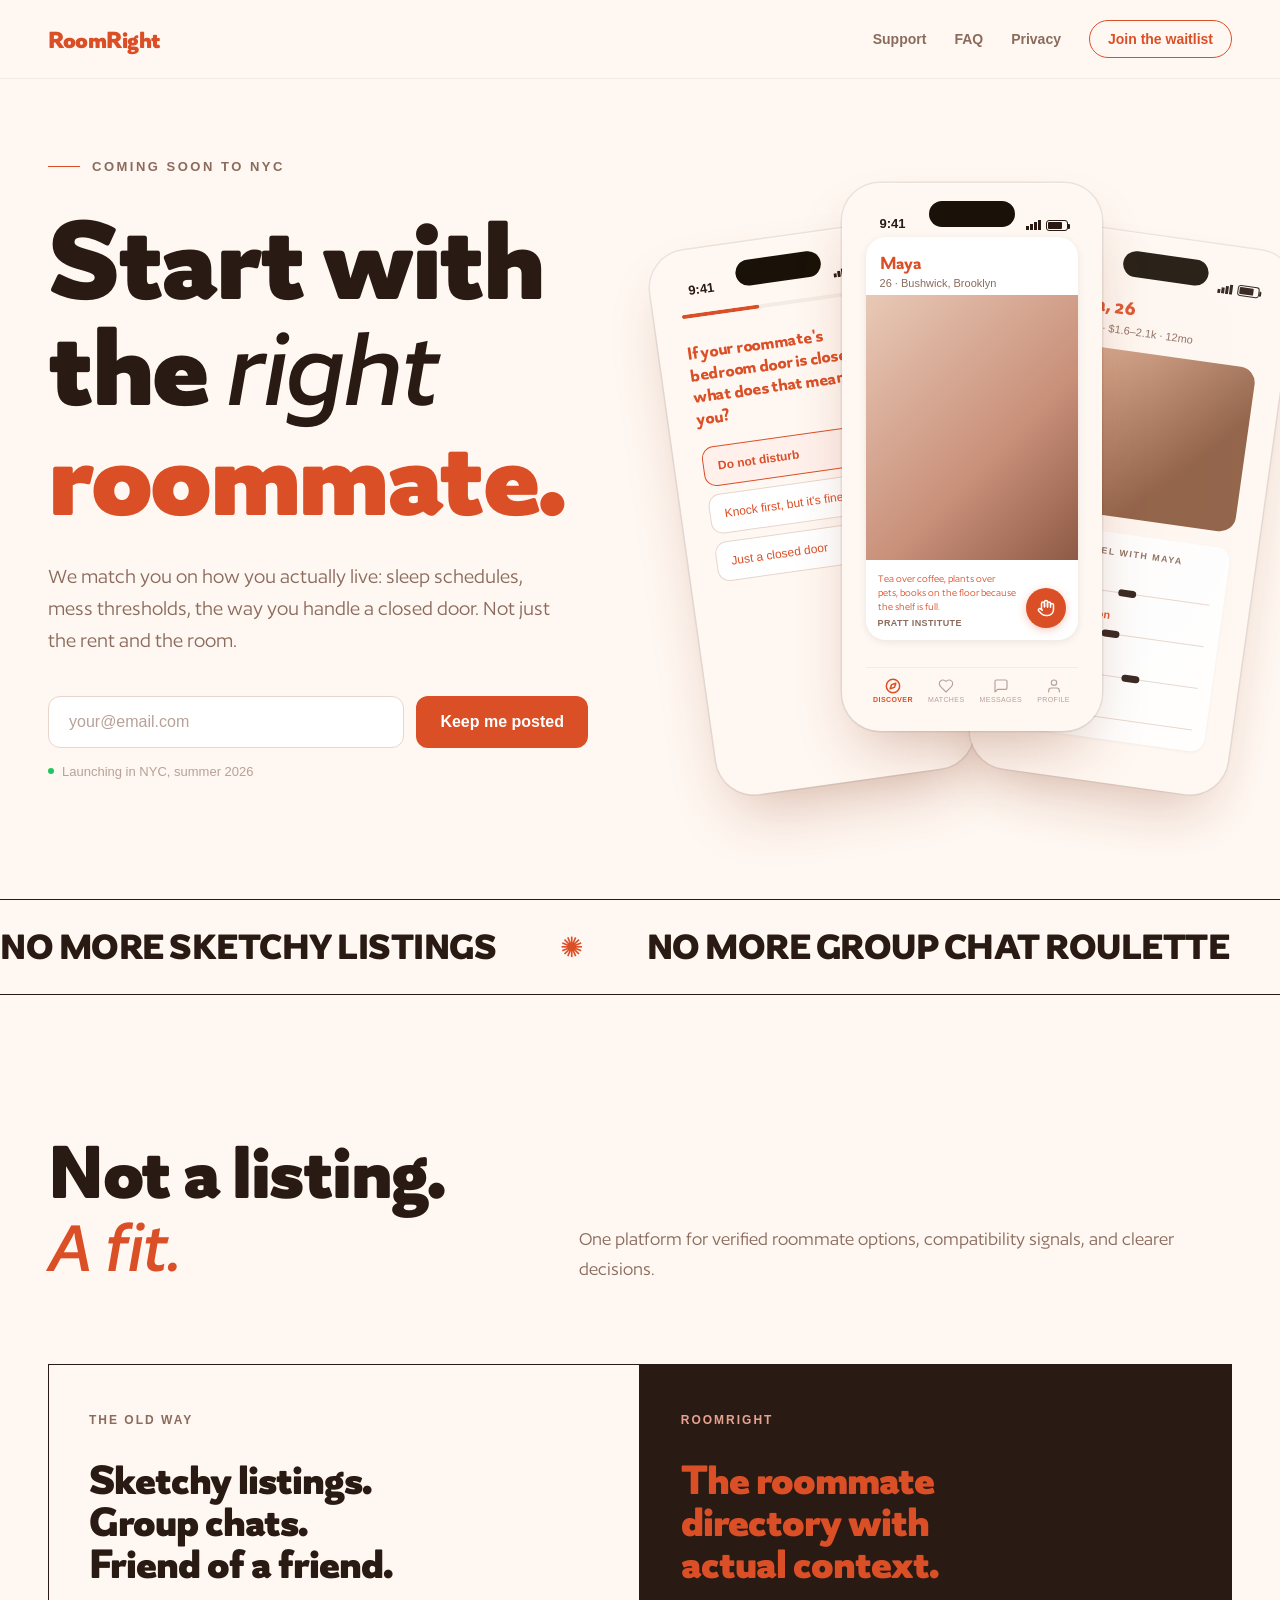
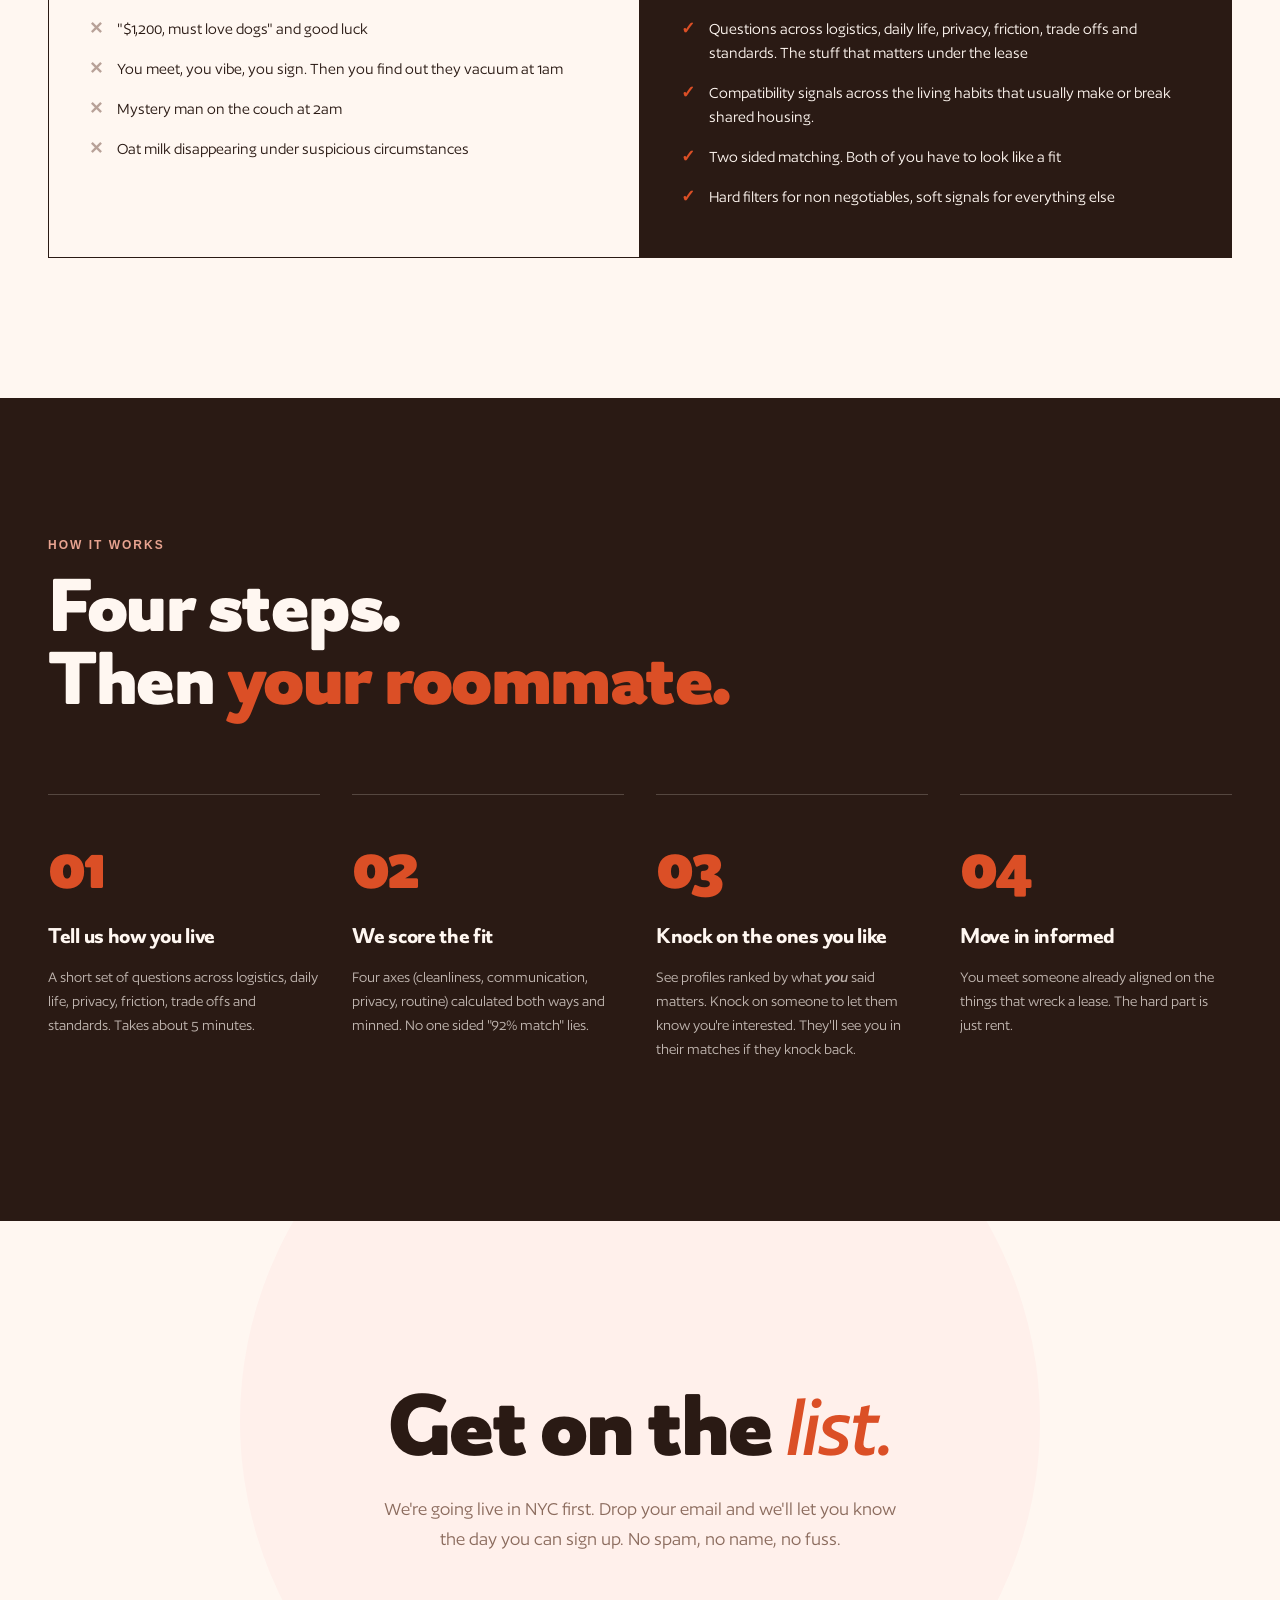
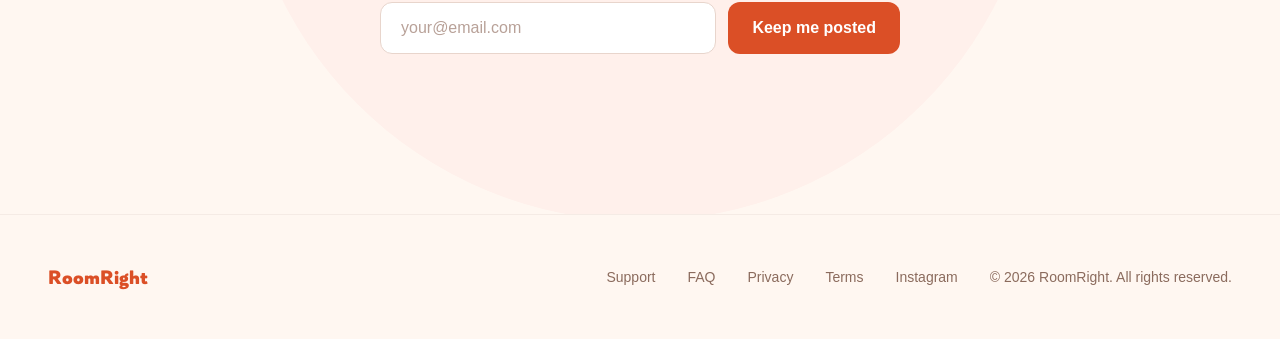
<file: index.html>
<!doctype html>
<html lang="en">
<head>
<meta charset="utf-8">
<meta name="viewport" content="width=device-width, initial-scale=1">
<title>RoomRight — Start with the right roommate</title>
<meta name="description" content="RoomRight matches you on how you actually live: sleep schedules, mess thresholds, the way you handle a closed door. Launching in NYC, summer 2026.">
<meta name="theme-color" content="#DB4F26">

<!-- Open Graph / social -->
<meta property="og:title" content="RoomRight — Start with the right roommate">
<meta property="og:description" content="We match you on how you actually live, not just the rent and the room. Launching in NYC, summer 2026.">
<meta property="og:type" content="website">
<meta property="og:url" content="https://roomright.io">
<meta property="og:site_name" content="RoomRight">
<meta name="twitter:card" content="summary_large_image">
<meta name="twitter:title" content="RoomRight — Start with the right roommate">
<meta name="twitter:description" content="We match you on how you actually live. Launching in NYC, summer 2026.">

<link rel="icon" type="image/svg+xml" href="data:image/svg+xml,%3Csvg xmlns='http://www.w3.org/2000/svg' viewBox='0 0 100 100'%3E%3Crect width='100' height='100' rx='20' fill='%23DB4F26'/%3E%3Ctext x='50' y='72' font-family='system-ui,sans-serif' font-weight='900' font-size='64' fill='white' text-anchor='middle'%3ER%3C/text%3E%3C/svg%3E">

<link rel="stylesheet" href="shared.css">
<style>
  body { background: var(--bg); color: var(--ink); }

  .nav {
    position: sticky; top: 0; z-index: 50;
    display: flex; align-items: center; justify-content: space-between;
    padding: 20px 48px;
    background: rgba(255, 247, 241, 0.85);
    backdrop-filter: blur(12px);
    -webkit-backdrop-filter: blur(12px);
    border-bottom: 1px solid var(--border-light);
  }
  .wordmark {
    font-family: var(--display); font-weight: 900;
    font-size: 24px; letter-spacing: -0.5px;
    color: var(--primary); text-decoration: none;
  }
  .nav-cta {
    font-family: var(--ui); font-weight: 600; font-size: 14px;
    color: var(--primary); text-decoration: none;
    padding: 10px 18px; border: 1.5px solid var(--primary);
    border-radius: 999px;
  }
  .nav-cta:hover { background: var(--primary); color: #fff; }

  .nav-links { display: flex; gap: 28px; align-items: center; }
  .nav-links a {
    font-family: var(--ui); font-weight: 600; font-size: 14px;
    color: var(--text-2); text-decoration: none;
  }
  .nav-links a:hover { color: var(--primary); }
  .nav-right { display: flex; gap: 28px; align-items: center; }

  /* ============ HERO ============ */
  .hero {
    padding: 80px 48px 120px;
    display: grid; grid-template-columns: 1.15fr 1fr;
    gap: 64px; align-items: center;
    max-width: 1400px; margin: 0 auto;
    position: relative;
  }
  .hero-eyebrow {
    font-family: var(--ui); font-size: 13px; font-weight: 600;
    color: var(--text-2);
    text-transform: uppercase; letter-spacing: 2.5px;
    margin-bottom: 32px;
    display: flex; align-items: center; gap: 12px;
  }
  .hero-eyebrow::before {
    content: ''; width: 32px; height: 1.5px; background: var(--primary);
  }
  .hero-headline {
    font-family: var(--display); font-weight: 900;
    font-size: clamp(64px, 9vw, 132px);
    line-height: 0.92;
    letter-spacing: -2.5px;
    color: var(--ink);
    margin: 0 0 32px;
  }
  .hero-headline .accent { color: var(--primary); }
  .hero-headline em {
    font-family: var(--body); font-weight: 500; font-style: italic;
    letter-spacing: -1px;
  }
  .hero-sub {
    font-family: var(--body); font-size: 22px; line-height: 32px;
    color: var(--text-2); max-width: 520px;
    margin: 0 0 40px;
  }
  .hero-form {
    display: flex; gap: 12px; max-width: 540px;
  }
  .hero-form input { flex: 1; }
  .hero-meta {
    margin-top: 16px;
    font-family: var(--ui); font-size: 13px; color: var(--text-3);
    display: flex; align-items: center; gap: 8px;
  }
  .hero-meta .dot { width: 6px; height: 6px; border-radius: 50%; background: #22C55E; }

  /* Hero visual: a stack of 3 phone mockups */
  .hero-visual {
    position: relative; height: 620px;
    display: flex; align-items: center; justify-content: center;
  }
  .hero-blob {
    position: absolute; inset: 0;
    background: radial-gradient(ellipse at 60% 50%, rgba(219, 79, 38, 0.18), transparent 60%);
    z-index: 0;
  }
  .hero-phones {
    position: relative; width: 100%; height: 100%;
    display: flex; align-items: center; justify-content: center;
  }
  .hero-phones .phone-mock { position: absolute; }
  .hero-phones .phone-mock.left  { transform: translateX(-160px) translateY(40px) rotate(-8deg); z-index: 1; }
  .hero-phones .phone-mock.right { transform: translateX(160px) translateY(40px) rotate(8deg); z-index: 1; opacity: 0.92; }
  .hero-phones .phone-mock.center { z-index: 2; transform: translateY(-12px); }

  /* ============ MARQUEE / TICKER ============ */
  .ticker {
    border-top: 1.5px solid var(--ink);
    border-bottom: 1.5px solid var(--ink);
    padding: 22px 0;
    overflow: hidden;
    background: var(--bg);
  }
  .ticker-track {
    display: flex;
    white-space: nowrap;
    width: max-content;
    animation: ticker-slide 26s linear infinite;
    font-family: var(--display); font-weight: 900;
    font-size: 36px; letter-spacing: -0.5px;
    color: var(--ink);
  }
  .ticker-track > span { display: inline-flex; align-items: center; gap: 64px; padding-right: 64px; }
  .ticker-track .star { color: var(--primary); font-size: 28px; }
  @keyframes ticker-slide {
    from { transform: translateX(0); }
    to { transform: translateX(-50%); }
  }

  /* ============ WHY DIFFERENT ============ */
  .why {
    padding: 140px 48px;
    max-width: 1400px; margin: 0 auto;
  }
  .why-header {
    display: grid; grid-template-columns: 1fr 1.4fr;
    gap: 64px; margin-bottom: 80px;
    align-items: end;
  }
  .why-title {
    font-family: var(--display); font-weight: 900;
    font-size: clamp(48px, 6vw, 96px);
    line-height: 0.95; letter-spacing: -1.5px;
    color: var(--ink); margin: 0;
  }
  .why-title .accent { color: var(--primary); font-style: italic; font-family: var(--body); font-weight: 500; letter-spacing: -1px; }
  .why-intro {
    font-family: var(--body); font-size: 20px; line-height: 30px;
    color: var(--text-2); margin: 0;
  }
  .compare {
    display: grid; grid-template-columns: 1fr 1fr;
    gap: 1.5px; background: var(--ink);
    border: 1.5px solid var(--ink);
    border-radius: 0;
  }
  .compare-side { padding: 48px 40px; background: var(--bg); }
  .compare-side.us { background: var(--ink); color: var(--bg); }
  .compare-label {
    font-family: var(--ui); font-size: 12px; font-weight: 600;
    text-transform: uppercase; letter-spacing: 2px;
    margin-bottom: 32px;
  }
  .compare-side .compare-label { color: var(--text-2); }
  .compare-side.us .compare-label { color: var(--primary-muted); }
  .compare-name {
    font-family: var(--display); font-weight: 900;
    font-size: 42px; letter-spacing: -1px; line-height: 1;
    margin-bottom: 32px;
  }
  .compare-side.us .compare-name { color: var(--primary); }
  .compare-list { list-style: none; padding: 0; margin: 0; display: flex; flex-direction: column; gap: 16px; }
  .compare-list li {
    font-family: var(--body); font-size: 17px; line-height: 24px;
    padding-left: 28px; position: relative;
  }
  .compare-side .compare-list li::before {
    content: '✕'; position: absolute; left: 0; top: 0;
    color: var(--text-3); font-family: var(--ui); font-weight: 600;
  }
  .compare-side.us .compare-list li::before {
    content: '✓'; color: var(--primary);
  }

  /* ============ HOW IT WORKS ============ */
  .how {
    padding: 140px 48px 160px;
    background: var(--ink);
    color: var(--bg);
  }
  .how-inner { max-width: 1400px; margin: 0 auto; }
  .how-eyebrow { color: var(--primary-muted); }
  .how-title {
    font-family: var(--display); font-weight: 900;
    font-size: clamp(48px, 6vw, 96px);
    line-height: 0.95; letter-spacing: -1.5px;
    color: var(--bg); margin: 16px 0 80px;
  }
  .how-title .accent { color: var(--primary); }
  .steps {
    display: grid; grid-template-columns: repeat(4, 1fr);
    gap: 32px;
  }
  .step {
    border-top: 1.5px solid rgba(255, 247, 241, 0.2);
    padding-top: 32px;
  }
  .step-num {
    font-family: var(--display); font-weight: 900;
    font-size: 72px; line-height: 1; letter-spacing: -2px;
    color: var(--primary); margin-bottom: 24px;
  }
  .step-title {
    font-family: var(--display); font-weight: 700;
    font-size: 22px; line-height: 1.2; letter-spacing: -0.3px;
    color: var(--bg); margin: 0 0 16px;
  }
  .step-body {
    font-family: var(--body); font-size: 16px; line-height: 24px;
    color: rgba(255, 247, 241, 0.7); margin: 0;
  }

  /* ============ FOOTER SIGNUP ============ */
  .footer-cta {
    padding: 160px 48px;
    text-align: center;
    background: var(--bg);
    position: relative;
    overflow: hidden;
  }
  .footer-cta::before {
    content: ''; position: absolute;
    width: 800px; height: 800px;
    border-radius: 50%;
    background: var(--primary-light);
    top: -200px; left: 50%; transform: translateX(-50%);
    z-index: 0;
  }
  .footer-cta-inner { position: relative; z-index: 1; max-width: 800px; margin: 0 auto; }
  .footer-cta h2 {
    font-family: var(--display); font-weight: 900;
    font-size: clamp(56px, 7vw, 108px);
    line-height: 0.95; letter-spacing: -2px;
    color: var(--ink); margin: 0 0 24px;
  }
  .footer-cta h2 .accent { color: var(--primary); font-style: italic; font-family: var(--body); font-weight: 500; }
  .footer-cta p {
    font-family: var(--body); font-size: 20px; line-height: 30px;
    color: var(--text-2); max-width: 540px; margin: 0 auto 48px;
  }
  .footer-form {
    display: flex; gap: 12px; max-width: 520px; margin: 0 auto;
  }
  .footer-form input { flex: 1; }

  .footer {
    border-top: 1px solid var(--border-light);
    padding: 48px;
    display: flex; justify-content: space-between; align-items: center;
    flex-wrap: wrap; gap: 24px;
    background: var(--bg);
  }
  .footer-brand { font-family: var(--display); font-weight: 900; font-size: 20px; color: var(--primary); }
  .footer-meta { display: flex; gap: 32px; align-items: center; font-family: var(--ui); font-size: 14px; color: var(--text-2); }
  .footer-meta a { color: var(--text-2); text-decoration: none; }
  .footer-meta a:hover { color: var(--primary); }

  /* ============ Responsive ============ */
  @media (max-width: 960px) {
    .hero { grid-template-columns: 1fr; padding: 48px 24px 80px; gap: 40px; }
    .hero-visual { height: 520px; overflow: visible; display: flex; align-items: center; justify-content: center; }
    .hero-phones { transform: scale(0.78); transform-origin: center; }
    .why { padding: 80px 24px; }
    .why-header { grid-template-columns: 1fr; gap: 24px; }
    .compare { grid-template-columns: 1fr; }
    .compare-side { padding: 36px 28px; }
    .how { padding: 80px 24px 100px; }
    .steps { grid-template-columns: 1fr 1fr; gap: 24px; }
    .footer-cta { padding: 100px 24px; }
    .nav { padding: 16px 24px; }
    .footer { padding: 32px 24px; }
    .ticker { padding: 18px 0; }
    .ticker-track { font-size: 26px; }
    .ticker-track > span { gap: 40px; padding-right: 40px; }
    .ticker-track .star { font-size: 22px; }
  }
  @media (max-width: 640px) {
    .nav { padding: 14px 18px; }
    .nav-links { display: none; }
    .nav-right { gap: 0; }
    .wordmark { font-size: 20px; }
    .nav-cta { font-size: 13px; padding: 8px 14px; }

    .hero { padding: 36px 18px 64px; gap: 32px; }
    .hero-eyebrow { font-size: 11px; letter-spacing: 2px; margin-bottom: 20px; }
    .hero-eyebrow::before { width: 22px; }
    .hero-headline { font-size: clamp(48px, 14vw, 68px); letter-spacing: -1.5px; margin-bottom: 22px; }
    .hero-sub { font-size: 17px; line-height: 26px; margin-bottom: 28px; }
    .hero-form { flex-direction: column; gap: 10px; }
    .hero-form input, .hero-form .btn-primary { width: 100%; }
    .hero-meta { font-size: 12px; }

    .hero-visual { height: 420px; }
    .hero-phones { transform: scale(0.55); }

    .ticker { padding: 14px 0; }
    .ticker-track { font-size: 20px; letter-spacing: -0.3px; }
    .ticker-track > span { gap: 28px; padding-right: 28px; }
    .ticker-track .star { font-size: 16px; }

    .why { padding: 64px 18px; }
    .why-title { font-size: clamp(40px, 11vw, 56px); letter-spacing: -1px; }
    .why-intro { font-size: 17px; line-height: 26px; }
    .why-header { margin-bottom: 48px; }
    .compare-side { padding: 32px 22px; }
    .compare-name { font-size: 30px; letter-spacing: -0.5px; margin-bottom: 24px; }
    .compare-list li { font-size: 15px; line-height: 22px; padding-left: 22px; }
    .compare-label { margin-bottom: 22px; }

    .how { padding: 64px 18px 80px; }
    .how-title { font-size: clamp(40px, 11vw, 56px); letter-spacing: -1px; margin: 12px 0 48px; }
    .steps { grid-template-columns: 1fr; gap: 28px; }
    .step { padding-top: 22px; }
    .step-num { font-size: 56px; margin-bottom: 14px; }
    .step-title { font-size: 20px; }
    .step-body { font-size: 15px; line-height: 22px; }

    .footer-cta { padding: 80px 18px; }
    .footer-cta::before { width: 600px; height: 600px; top: -150px; }
    .footer-cta h2 { font-size: clamp(44px, 13vw, 64px); letter-spacing: -1.2px; }
    .footer-cta p { font-size: 17px; line-height: 26px; margin-bottom: 32px; }
    .footer-form { flex-direction: column; gap: 10px; }
    .footer-form input, .footer-form .btn-primary { width: 100%; }

    .footer { padding: 28px 18px; flex-direction: column; align-items: flex-start; gap: 14px; }
    .footer-meta { gap: 18px; flex-wrap: wrap; font-size: 13px; }
  }
  @media (max-width: 380px) {
    .hero-visual { height: 360px; }
    .hero-phones { transform: scale(0.46); }
  }

  /* ====== Phone screen content (Discover card mock) ====== */
  .pm-discover {
    margin: 0 14px; background: #fff;
    border-radius: 20px; overflow: hidden;
    box-shadow: 0 2px 8px rgba(0,0,0,0.08);
  }
  .pm-d-top { padding: 14px 14px 6px; }
  .pm-d-name { font-family: var(--display); font-weight: 700; font-size: 18px; color: var(--primary); letter-spacing: -0.2px; }
  .pm-d-sub { font-family: var(--ui); font-size: 11px; color: var(--text-2); margin-top: 2px; }
  .pm-d-photo {
    width: 100%; aspect-ratio: 4/5;
    background: linear-gradient(135deg, #E8C9B6, #C9907A 60%, #8E5A45);
  }
  .pm-d-photo.b { background: linear-gradient(135deg, #B8856A, #6B4232 70%); }
  .pm-d-photo.c { background: linear-gradient(135deg, #D4A88E, #8B5A3F 65%); }
  .pm-d-bottom { padding: 12px; display: flex; align-items: flex-end; gap: 10px; }
  .pm-d-bio { flex: 1; }
  .pm-d-bio-text { font-family: var(--body); font-size: 11px; line-height: 14px; color: var(--primary); }
  .pm-d-school { font-family: var(--ui); font-size: 9px; font-weight: 600; color: var(--text-2); text-transform: uppercase; letter-spacing: 0.4px; margin-top: 4px; }
  .pm-d-knock { width: 40px; height: 40px; border-radius: 20px; background: var(--primary); display: flex; align-items: center; justify-content: center; flex-shrink: 0; box-shadow: 0 2px 8px rgba(219, 79, 38, 0.3); }
  .pm-d-knock svg { width: 18px; height: 18px; color: #fff; }
  .pm-tabs { position: absolute; bottom: 18px; left: 14px; right: 14px; display: flex; justify-content: space-around; padding-top: 10px; border-top: 1px solid var(--border-light); }
  .pm-tab { display: flex; flex-direction: column; align-items: center; gap: 2px; }
  .pm-tab svg { width: 16px; height: 16px; }
  .pm-tab .lbl { font-family: var(--ui); font-size: 7px; letter-spacing: 0.4px; }
  .pm-tab.active svg { color: var(--primary); }
  .pm-tab.active .lbl { color: var(--primary); font-weight: 700; }
  .pm-tab.inactive svg { color: var(--text-3); }
  .pm-tab.inactive .lbl { color: var(--text-3); }

  /* Onboarding question screen mock */
  .pm-onboard { padding: 6px 18px; }
  .pm-progress { height: 4px; background: var(--border-light); border-radius: 2px; margin: 4px 0 24px; overflow: hidden; }
  .pm-progress > div { height: 100%; width: 38%; background: var(--primary); border-radius: 2px; }
  .pm-question { font-family: var(--display); font-weight: 700; font-size: 18px; line-height: 22px; letter-spacing: -0.2px; color: var(--primary); margin-bottom: 18px; }
  .pm-options { display: flex; flex-direction: column; gap: 8px; }
  .pm-opt { padding: 12px 14px; border: 1.5px solid var(--border); border-radius: 12px; font-family: var(--ui); font-size: 12px; color: var(--primary); background: #fff; }
  .pm-opt.sel { background: var(--primary-light); border-color: var(--primary); font-weight: 600; }

  /* Compatibility profile mock */
  .pm-prof { padding: 6px 16px; }
  .pm-prof-name { font-family: var(--display); font-weight: 700; font-size: 22px; color: var(--primary); letter-spacing: -0.2px; }
  .pm-prof-sub { font-family: var(--ui); font-size: 11px; color: var(--text-2); margin-top: 2px; margin-bottom: 14px; }
  .pm-prof-photo { width: 100%; aspect-ratio: 5/4; background: linear-gradient(135deg, #E8B69A, #8B5A3F 70%); border-radius: 16px; margin-bottom: 16px; }
  .pm-prof-card { background: #fff; border-radius: 14px; padding: 14px; box-shadow: 0 1px 3px rgba(0,0,0,0.05); }
  .pm-cap { font-family: var(--ui); font-size: 9px; font-weight: 600; color: var(--text-2); text-transform: uppercase; letter-spacing: 1.5px; margin-bottom: 10px; }
  .pm-axis { display: flex; flex-direction: column; gap: 4px; margin-bottom: 10px; }
  .pm-axis:last-child { margin-bottom: 0; }
  .pm-axis-lbl { font-family: var(--ui); font-size: 11px; font-weight: 700; color: var(--primary); }
  .pm-axis-track { height: 16px; position: relative; display: flex; align-items: center; }
  .pm-axis-line { position: absolute; left: 0; right: 0; height: 1.5px; background: var(--border); }
  .pm-axis-dot { position: absolute; width: 18px; height: 7px; border-radius: 4px; background: var(--ink); transform: translateX(-50%); }
</style>
</head>
<body>

<nav class="nav">
  <a href="#" class="wordmark">RoomRight</a>
  <div class="nav-right">
    <div class="nav-links">
      <a href="/support">Support</a>
      <a href="/support#faq">FAQ</a>
      <a href="/privacy">Privacy</a>
    </div>
    <a href="#waitlist" class="nav-cta">Join the waitlist</a>
  </div>
</nav>

<!-- ============ HERO ============ -->
<section class="hero">
  <div class="hero-copy">
    <div class="hero-eyebrow">Coming soon to NYC</div>
    <h1 class="hero-headline">
      Start with the <em>right</em><br>
      <span class="accent">roommate.</span>
    </h1>
    <p class="hero-sub">
      We match you on how you actually live: sleep schedules, mess thresholds, the way you handle a closed door. Not just the rent and the room.
    </p>
    <form class="hero-form waitlist-form" data-source="hero">
      <input type="email" name="email" placeholder="your@email.com" required autocomplete="email">
      <button class="btn-primary" type="submit">Keep me posted</button>
    </form>
    <div class="hero-meta">
      <span class="dot"></span>
      <span>Launching in NYC, summer 2026</span>
    </div>
  </div>

  <div class="hero-visual">
    <div class="hero-blob"></div>
    <div class="hero-phones">
      <!-- Left phone: onboarding question -->
      <div class="phone-mock left">
        <div class="phone-screen">
          <div class="pm-status">
            <span>9:41</span>
            <div class="pm-status-icons">
              <svg class="pm-bars" viewBox="0 0 16 10"><rect x="0" y="6" width="3" height="4" fill="currentColor"/><rect x="4" y="4" width="3" height="6" fill="currentColor"/><rect x="8" y="2" width="3" height="8" fill="currentColor"/><rect x="12" y="0" width="3" height="10" fill="currentColor"/></svg>
              <div class="pm-batt"><div class="pm-batt-fill"></div></div>
            </div>
          </div>
          <div class="pm-onboard">
            <div class="pm-progress"><div></div></div>
            <div class="pm-question">If your roommate's bedroom door is closed, what does that mean to you?</div>
            <div class="pm-options">
              <div class="pm-opt sel">Do not disturb</div>
              <div class="pm-opt">Knock first, but it's fine</div>
              <div class="pm-opt">Just a closed door</div>
            </div>
          </div>
        </div>
      </div>

      <!-- Center phone: discover card -->
      <div class="phone-mock center">
        <div class="phone-screen">
          <div class="pm-status">
            <span>9:41</span>
            <div class="pm-status-icons">
              <svg class="pm-bars" viewBox="0 0 16 10"><rect x="0" y="6" width="3" height="4" fill="currentColor"/><rect x="4" y="4" width="3" height="6" fill="currentColor"/><rect x="8" y="2" width="3" height="8" fill="currentColor"/><rect x="12" y="0" width="3" height="10" fill="currentColor"/></svg>
              <div class="pm-batt"><div class="pm-batt-fill"></div></div>
            </div>
          </div>
          <div class="pm-discover">
            <div class="pm-d-top">
              <div class="pm-d-name">Maya</div>
              <div class="pm-d-sub">26 · Bushwick, Brooklyn</div>
            </div>
            <div class="pm-d-photo"></div>
            <div class="pm-d-bottom">
              <div class="pm-d-bio">
                <div class="pm-d-bio-text">Tea over coffee, plants over pets, books on the floor because the shelf is full.</div>
                <div class="pm-d-school">Pratt Institute</div>
              </div>
              <div class="pm-d-knock">
                <svg viewBox="0 0 24 24" fill="none" stroke="currentColor" stroke-width="2" stroke-linecap="round" stroke-linejoin="round"><path d="M18 11V6a2 2 0 0 0-4 0v5"/><path d="M14 10V4a2 2 0 0 0-4 0v6"/><path d="M10 10.5V6a2 2 0 0 0-4 0v8"/><path d="M18 8a2 2 0 1 1 4 0v6a8 8 0 0 1-8 8h-2c-2.8 0-4.5-.86-5.99-2.34l-3.6-3.6a2 2 0 0 1 2.83-2.82L7 15"/></svg>
              </div>
            </div>
          </div>
          <div class="pm-tabs">
            <div class="pm-tab active"><svg viewBox="0 0 24 24" fill="none" stroke="currentColor" stroke-width="2.25" stroke-linecap="round" stroke-linejoin="round"><circle cx="12" cy="12" r="10"/><polygon points="16.24 7.76 14.12 14.12 7.76 16.24 9.88 9.88 16.24 7.76"/></svg><span class="lbl">DISCOVER</span></div>
            <div class="pm-tab inactive"><svg viewBox="0 0 24 24" fill="none" stroke="currentColor" stroke-width="1.75" stroke-linecap="round" stroke-linejoin="round"><path d="M19 14c1.49-1.46 3-3.21 3-5.5A5.5 5.5 0 0 0 16.5 3c-1.76 0-3 .5-4.5 2-1.5-1.5-2.74-2-4.5-2A5.5 5.5 0 0 0 2 8.5c0 2.29 1.51 4.04 3 5.5l7 7Z"/></svg><span class="lbl">MATCHES</span></div>
            <div class="pm-tab inactive"><svg viewBox="0 0 24 24" fill="none" stroke="currentColor" stroke-width="1.75" stroke-linecap="round" stroke-linejoin="round"><path d="M21 15a2 2 0 0 1-2 2H7l-4 4V5a2 2 0 0 1 2-2h14a2 2 0 0 1 2 2z"/></svg><span class="lbl">MESSAGES</span></div>
            <div class="pm-tab inactive"><svg viewBox="0 0 24 24" fill="none" stroke="currentColor" stroke-width="1.75" stroke-linecap="round" stroke-linejoin="round"><path d="M20 21v-2a4 4 0 0 0-4-4H8a4 4 0 0 0-4 4v2"/><circle cx="12" cy="7" r="4"/></svg><span class="lbl">PROFILE</span></div>
          </div>
        </div>
      </div>

      <!-- Right phone: compatibility profile -->
      <div class="phone-mock right">
        <div class="phone-screen">
          <div class="pm-status">
            <span>9:41</span>
            <div class="pm-status-icons">
              <svg class="pm-bars" viewBox="0 0 16 10"><rect x="0" y="6" width="3" height="4" fill="currentColor"/><rect x="4" y="4" width="3" height="6" fill="currentColor"/><rect x="8" y="2" width="3" height="8" fill="currentColor"/><rect x="12" y="0" width="3" height="10" fill="currentColor"/></svg>
              <div class="pm-batt"><div class="pm-batt-fill"></div></div>
            </div>
          </div>
          <div class="pm-prof">
            <div class="pm-prof-name">Maya, 26</div>
            <div class="pm-prof-sub">Bushwick · $1.6–2.1k · 12mo</div>
            <div class="pm-prof-photo"></div>
            <div class="pm-prof-card">
              <div class="pm-cap">Match level with Maya</div>
              <div class="pm-axis"><div class="pm-axis-lbl">Cleanliness</div><div class="pm-axis-track"><div class="pm-axis-line"></div><div class="pm-axis-dot" style="left:54%"></div></div></div>
              <div class="pm-axis"><div class="pm-axis-lbl">Communication</div><div class="pm-axis-track"><div class="pm-axis-line"></div><div class="pm-axis-dot" style="left:48%"></div></div></div>
              <div class="pm-axis"><div class="pm-axis-lbl">Privacy</div><div class="pm-axis-track"><div class="pm-axis-line"></div><div class="pm-axis-dot" style="left:62%"></div></div></div>
              <div class="pm-axis"><div class="pm-axis-lbl">Routine</div><div class="pm-axis-track"><div class="pm-axis-line"></div><div class="pm-axis-dot" style="left:32%"></div></div></div>
            </div>
          </div>
        </div>
      </div>
    </div>
  </div>
</section>

<!-- ============ TICKER ============ -->
<div class="ticker">
  <div class="ticker-track">
    <span>NO MORE SKETCHY LISTINGS <span class="star">✺</span> NO MORE GROUP CHAT ROULETTE <span class="star">✺</span> NO MORE SURPRISES AFTER MOVE-IN <span class="star">✺</span> NO MORE GUESSING <span class="star">✺</span></span>
    <span>NO MORE SKETCHY LISTINGS <span class="star">✺</span> NO MORE GROUP CHAT ROULETTE <span class="star">✺</span> NO MORE SURPRISES AFTER MOVE-IN <span class="star">✺</span> NO MORE GUESSING <span class="star">✺</span></span>
  </div>
</div>

<!-- ============ WHY ============ -->
<section class="why">
  <div class="why-header">
    <h2 class="why-title">Not a listing.<br><span class="accent">A fit.</span></h2>
    <p class="why-intro">One platform for verified roommate options, compatibility signals, and clearer decisions.</p>
  </div>
  <div class="compare">
    <div class="compare-side">
      <div class="compare-label">The old way</div>
      <div class="compare-name">Sketchy listings.<br>Group chats.<br>Friend of a friend.</div>
      <ul class="compare-list">
        <li>"$1,200, must love dogs" and good luck</li>
        <li>You meet, you vibe, you sign. Then you find out they vacuum at 1am</li>
        <li>Mystery man on the couch at 2am</li>
        <li>Oat milk disappearing under suspicious circumstances</li>
      </ul>
    </div>
    <div class="compare-side us">
      <div class="compare-label">RoomRight</div>
      <div class="compare-name">The roommate<br>directory with<br>actual context.</div>
      <ul class="compare-list">
        <li>Questions across logistics, daily life, privacy, friction, trade offs and standards. The stuff that matters under the lease</li>
        <li>Compatibility signals across the living habits that usually make or break shared housing.</li>
        <li>Two sided matching. Both of you have to look like a fit</li>
        <li>Hard filters for non negotiables, soft signals for everything else</li>
      </ul>
    </div>
  </div>
</section>

<!-- ============ HOW ============ -->
<section class="how">
  <div class="how-inner">
    <div class="how-eyebrow eyebrow">How it works</div>
    <h2 class="how-title">Four steps.<br>Then <span class="accent">your roommate.</span></h2>
    <div class="steps">
      <div class="step">
        <div class="step-num">01</div>
        <div class="step-title">Tell us how you live</div>
        <p class="step-body">A short set of questions across logistics, daily life, privacy, friction, trade offs and standards. Takes about 5 minutes.</p>
      </div>
      <div class="step">
        <div class="step-num">02</div>
        <div class="step-title">We score the fit</div>
        <p class="step-body">Four axes (cleanliness, communication, privacy, routine) calculated both ways and minned. No one sided "92% match" lies.</p>
      </div>
      <div class="step">
        <div class="step-num">03</div>
        <div class="step-title">Knock on the ones you like</div>
        <p class="step-body">See profiles ranked by what <em>you</em> said matters. Knock on someone to let them know you're interested. They'll see you in their matches if they knock back.</p>
      </div>
      <div class="step">
        <div class="step-num">04</div>
        <div class="step-title">Move in informed</div>
        <p class="step-body">You meet someone already aligned on the things that wreck a lease. The hard part is just rent.</p>
      </div>
    </div>
  </div>
</section>

<!-- ============ FOOTER CTA ============ -->
<section class="footer-cta" id="waitlist">
  <div class="footer-cta-inner">
    <h2>Get on the <span class="accent">list.</span></h2>
    <p>We're going live in NYC first. Drop your email and we'll let you know the day you can sign up. No spam, no name, no fuss.</p>
    <form class="footer-form waitlist-form" data-source="footer">
      <input type="email" name="email" placeholder="your@email.com" required autocomplete="email">
      <button class="btn-primary" type="submit">Keep me posted</button>
    </form>
  </div>
</section>

<footer class="footer">
  <div class="footer-brand">RoomRight</div>
  <div class="footer-meta">
    <a href="/support">Support</a>
    <a href="/support#faq">FAQ</a>
    <a href="/privacy">Privacy</a>
    <a href="/terms">Terms</a>
    <a href="https://www.instagram.com/roomright.co" target="_blank" rel="noopener">Instagram</a>
    <span>© 2026 RoomRight. All rights reserved.</span>
  </div>
</footer>

<!-- ============ Supabase waitlist wiring ============ -->
<script type="module">
  import { createClient } from 'https://esm.sh/@supabase/supabase-js@2';

  const SUPABASE_URL = 'https://cmezpzqexmngzyoingkb.supabase.co';
  const SUPABASE_ANON_KEY = 'eyJhbGciOiJIUzI1NiIsInR5cCI6IkpXVCJ9.eyJpc3MiOiJzdXBhYmFzZSIsInJlZiI6ImNtZXpwenFleG1uZ3p5b2luZ2tiIiwicm9sZSI6ImFub24iLCJpYXQiOjE3NzQ3MzY4MTcsImV4cCI6MjA5MDMxMjgxN30.8PCMz2jahl4hFsuw4dd57ac5JsHTg-mdwc4dwJpYpwg';

  const supabase = createClient(SUPABASE_URL, SUPABASE_ANON_KEY);

  document.querySelectorAll('.waitlist-form').forEach((form) => {
    form.addEventListener('submit', async (e) => {
      e.preventDefault();
      const input = form.querySelector('input[name="email"]');
      const button = form.querySelector('button');
      const email = input.value.trim().toLowerCase();
      const source = form.dataset.source || 'unknown';

      if (!email) return;

      button.disabled = true;
      const originalLabel = button.textContent;
      button.textContent = 'Sending…';

      const { error } = await supabase
        .from('waitlist')
        .insert({ email, source });

      if (error && error.code !== '23505') {
        button.disabled = false;
        button.textContent = originalLabel;
        const err = document.createElement('div');
        err.className = 'form-error';
        err.textContent = 'Something went wrong. Try again?';
        form.parentNode.insertBefore(err, form.nextSibling);
        setTimeout(() => err.remove(), 4000);
        return;
      }

      const success = document.createElement('div');
      success.className = 'form-success';
      success.textContent = error?.code === '23505'
        ? "You're already on the list. We'll be in touch."
        : "You're in. We'll let you know the day we go live.";
      form.replaceWith(success);
    });
  });
</script>

</body>
</html>
</file>
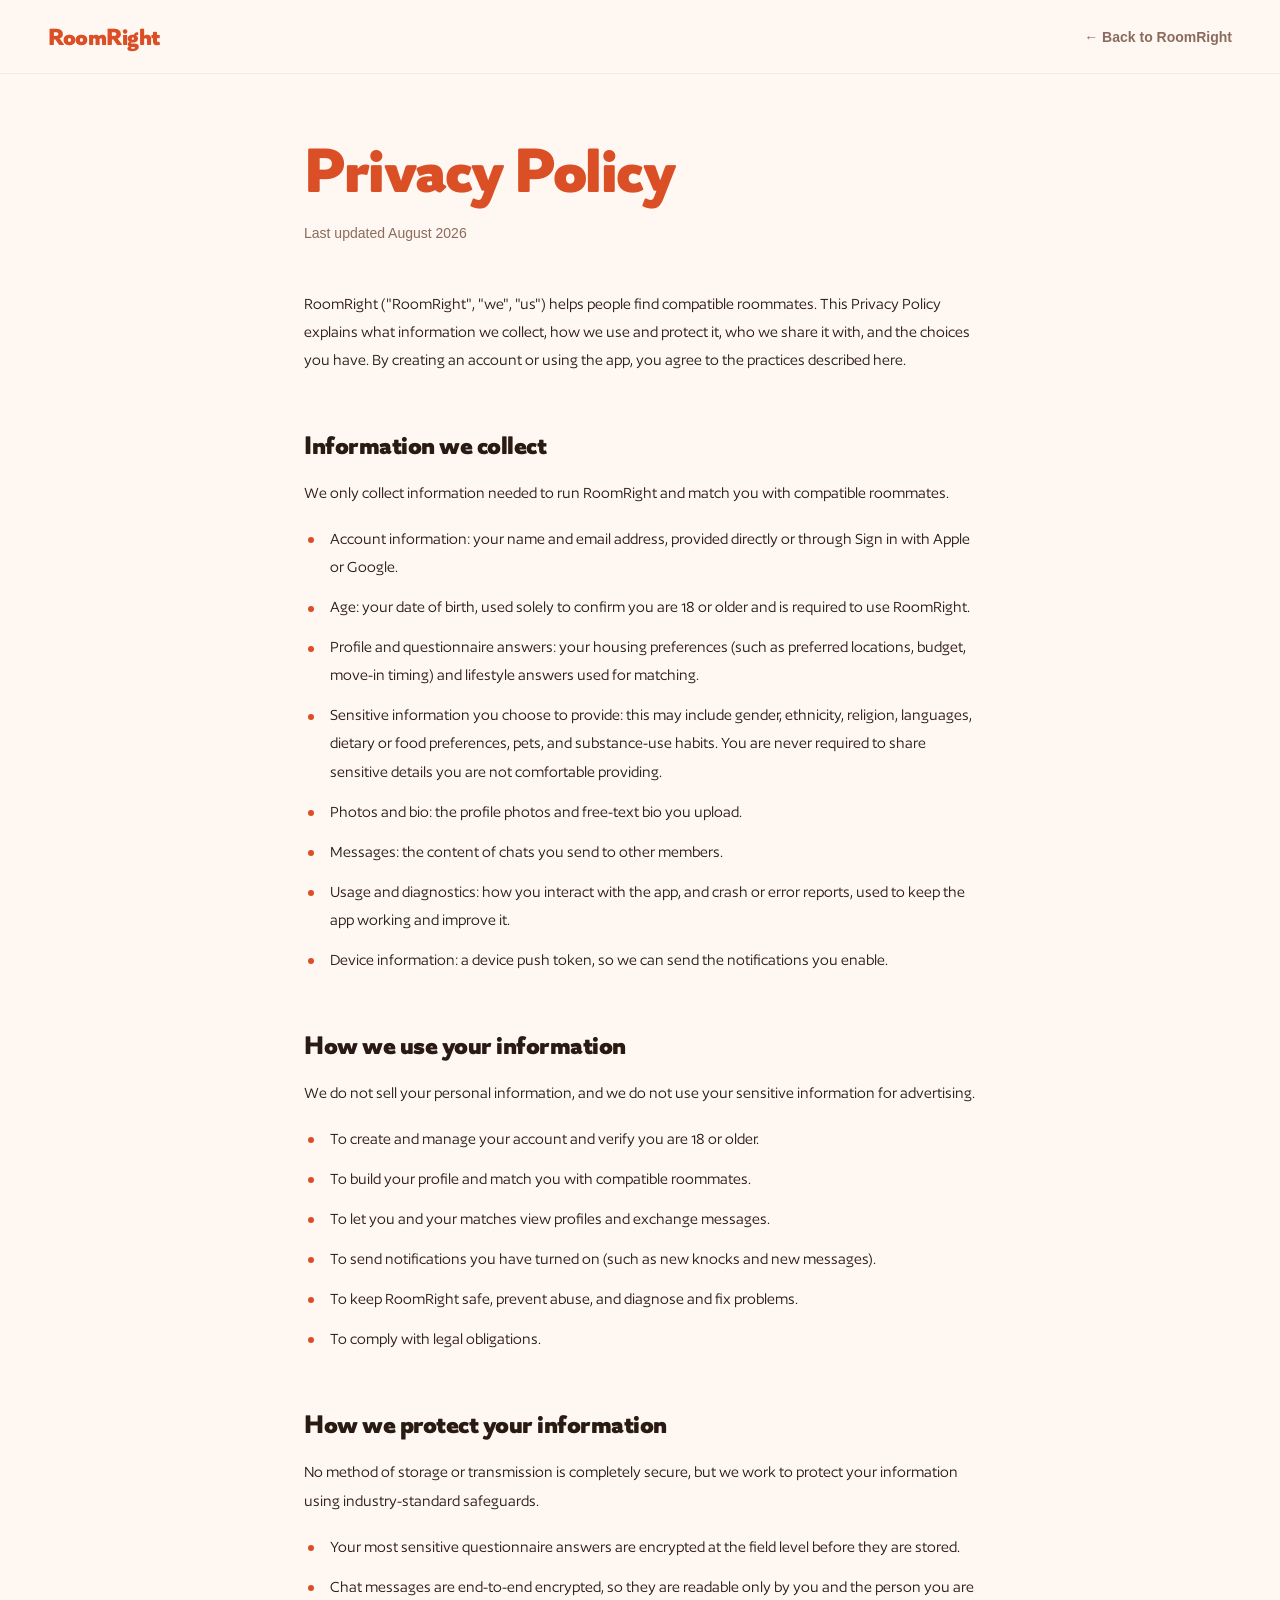
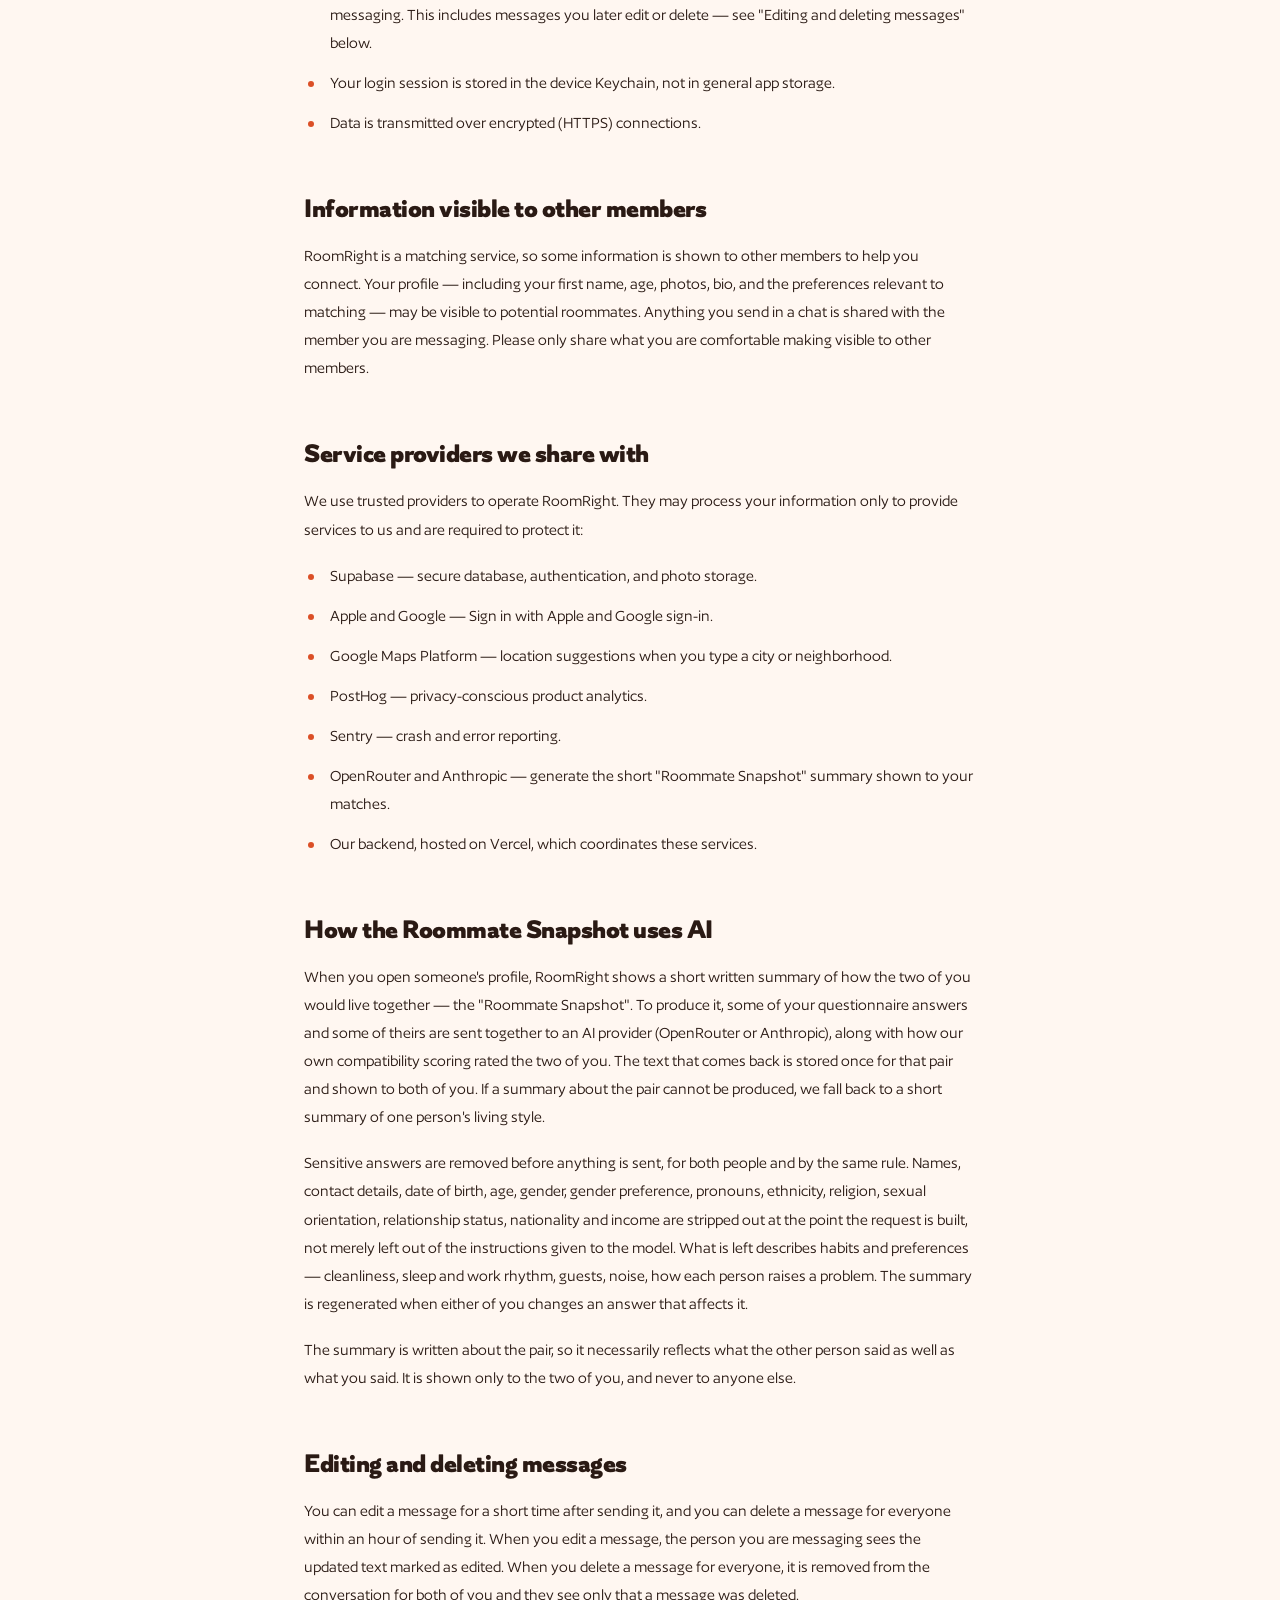
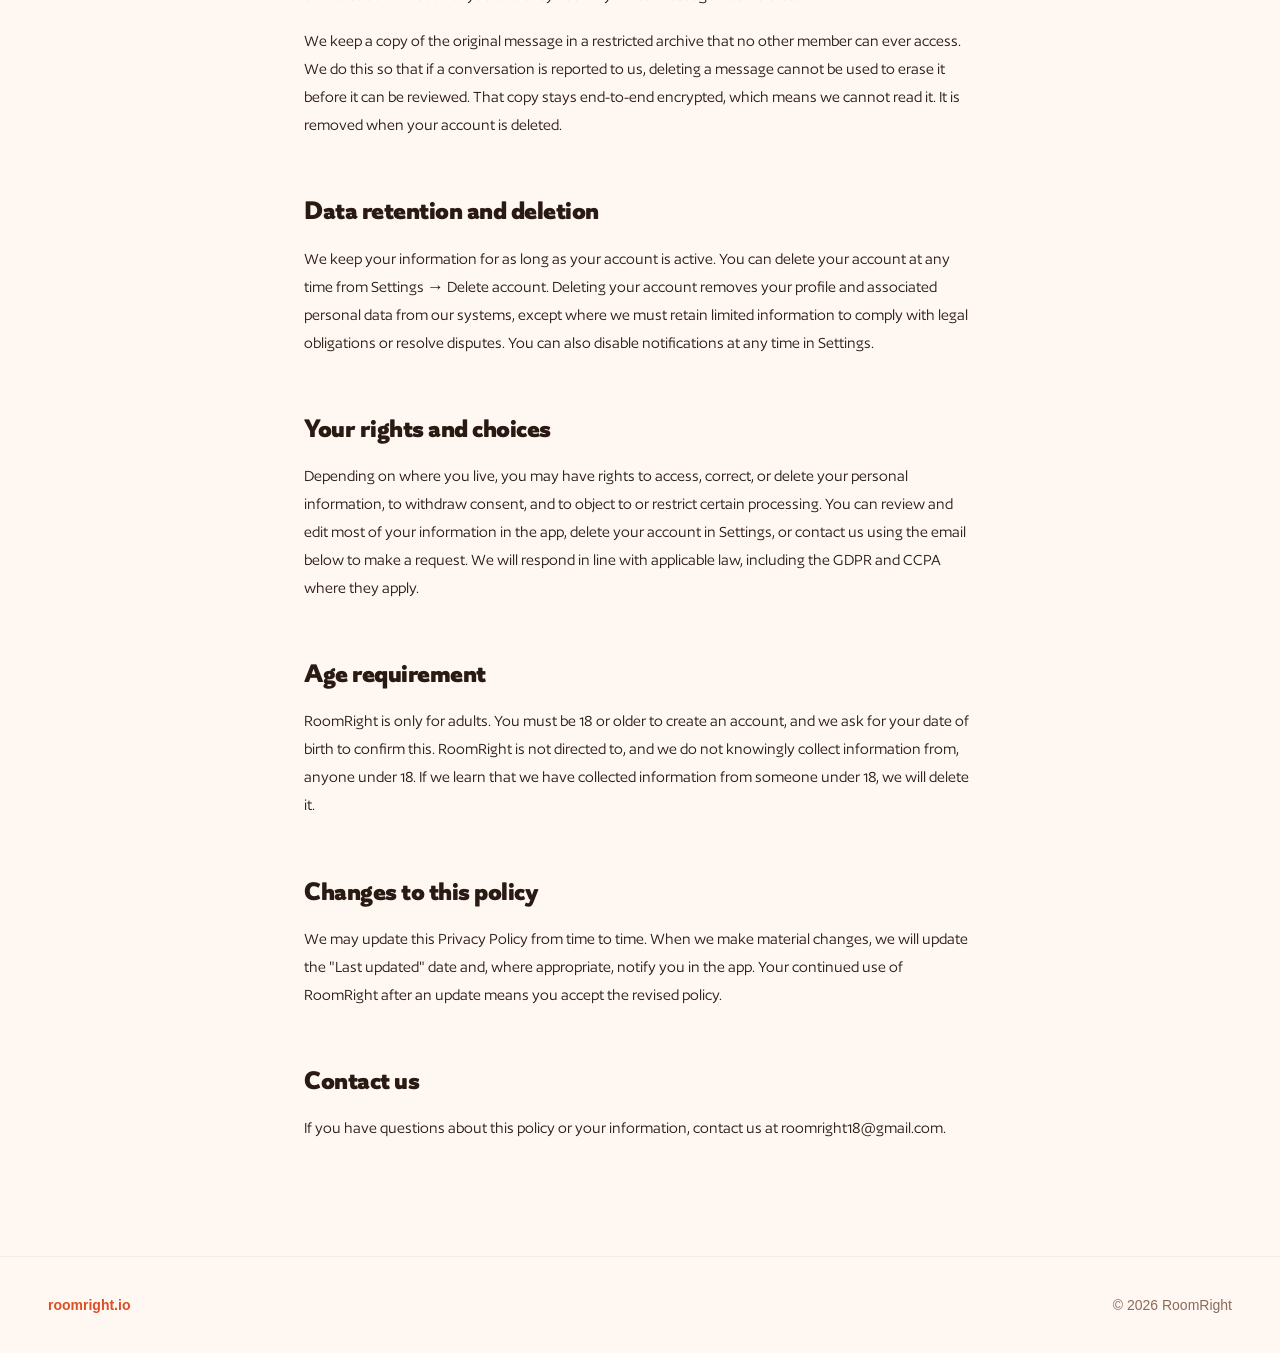
<file: privacy.html>
<!doctype html>
<html lang="en">
<head>
<meta charset="utf-8">
<meta name="viewport" content="width=device-width, initial-scale=1">
<title>Privacy Policy — RoomRight</title>
<meta name="description" content="RoomRight's Privacy Policy — what information we collect, how we use and protect it, who we share it with, and the choices you have.">
<meta name="theme-color" content="#DB4F26">
<link rel="icon" type="image/svg+xml" href="data:image/svg+xml,%3Csvg xmlns='http://www.w3.org/2000/svg' viewBox='0 0 100 100'%3E%3Crect width='100' height='100' rx='20' fill='%23DB4F26'/%3E%3Ctext x='50' y='72' font-family='system-ui,sans-serif' font-weight='900' font-size='64' fill='white' text-anchor='middle'%3ER%3C/text%3E%3C/svg%3E">
<link rel="stylesheet" href="shared.css">
<style>
  body { background: var(--bg); color: var(--ink); }

  .nav {
    position: sticky; top: 0; z-index: 50;
    display: flex; align-items: center; justify-content: space-between;
    padding: 20px 48px;
    background: rgba(255, 247, 241, 0.85);
    backdrop-filter: blur(12px);
    -webkit-backdrop-filter: blur(12px);
    border-bottom: 1px solid var(--border-light);
  }
  .wordmark {
    font-family: var(--display); font-weight: 900;
    font-size: 24px; letter-spacing: -0.5px;
    color: var(--primary); text-decoration: none;
  }
  .nav-back {
    font-family: var(--ui); font-weight: 600; font-size: 14px;
    color: var(--text-2); text-decoration: none;
  }
  .nav-back:hover { color: var(--primary); }

  .legal {
    max-width: 720px;
    margin: 0 auto;
    padding: 64px 24px 96px;
    overflow-wrap: break-word;
    word-wrap: break-word;
  }
  .legal-head { margin-bottom: 44px; }
  .legal-head h1 {
    font-family: var(--display); font-weight: 900;
    font-size: clamp(40px, 7vw, 64px);
    line-height: 1.0; letter-spacing: -1.5px;
    color: var(--primary);
    margin: 0 0 20px;
  }
  .legal-dates {
    font-family: var(--ui); font-size: 14px; font-weight: 500;
    color: var(--text-2);
    margin: 0; line-height: 1.7;
  }
  .legal-dates span { display: block; }

  .legal-lead {
    font-family: var(--body);
    font-size: 19px; line-height: 1.7;
    color: var(--ink);
    margin: 0 0 8px;
  }

  .legal-body h2 {
    font-family: var(--display); font-weight: 900;
    font-size: 26px; letter-spacing: -0.5px; line-height: 1.2;
    color: var(--ink);
    margin: 56px 0 18px;
  }
  .legal-body h3 {
    font-family: var(--display); font-weight: 700;
    font-size: 19px; letter-spacing: -0.2px; line-height: 1.3;
    color: var(--ink);
    margin: 34px 0 14px;
  }
  .legal-body p {
    font-family: var(--body);
    color: var(--ink);
    font-size: 17px; line-height: 1.65;
    margin: 0 0 18px;
  }
  .legal-body ul {
    margin: 0 0 18px; padding: 0;
    list-style: none;
  }
  .legal-body li {
    position: relative;
    padding-left: 26px;
    margin-bottom: 12px;
    font-family: var(--body);
    color: var(--ink);
    font-size: 17px; line-height: 1.65;
  }
  .legal-body li::before {
    content: '';
    position: absolute;
    left: 4px; top: 0.72em;
    width: 6px; height: 6px;
    border-radius: 50%;
    background: var(--primary);
  }
  .legal-body a { color: var(--primary); }

  .legal-footer {
    border-top: 1px solid var(--border-light);
    padding: 40px 48px;
    display: flex; justify-content: space-between; align-items: center;
    flex-wrap: wrap; gap: 16px;
    font-family: var(--ui); font-size: 14px; color: var(--text-2);
  }
  .legal-footer a { color: var(--primary); text-decoration: none; font-weight: 600; }
  .legal-footer a:hover { text-decoration: underline; }

  @media (max-width: 640px) {
    .nav { padding: 14px 18px; }
    .wordmark { font-size: 20px; }
    .nav-back { font-size: 13px; }
    .legal { padding: 40px 20px 72px; }
    .legal-head { margin-bottom: 32px; }
    .legal-lead { font-size: 17px; }
    .legal-body h2 { font-size: 23px; margin: 44px 0 16px; }
    .legal-body h3 { font-size: 18px; margin: 30px 0 12px; }
    .legal-body p, .legal-body li { font-size: 16px; }
    .legal-footer { padding: 32px 20px; }
  }
</style>
</head>
<body>

<nav class="nav">
  <a href="/" class="wordmark">RoomRight</a>
  <a href="/" class="nav-back">← Back to RoomRight</a>
</nav>

<main class="legal">
  <header class="legal-head">
    <h1>Privacy Policy</h1>
    <p class="legal-dates">Last updated August 2026</p>
  </header>
  <div class="legal-body">
    <p class="legal-lead">RoomRight ("RoomRight", "we", "us") helps people find compatible roommates. This Privacy Policy explains what information we collect, how we use and protect it, who we share it with, and the choices you have. By creating an account or using the app, you agree to the practices described here.</p>
    <h2>Information we collect</h2>
    <p>We only collect information needed to run RoomRight and match you with compatible roommates.</p>
    <ul>
      <li>Account information: your name and email address, provided directly or through Sign in with Apple or Google.</li>
      <li>Age: your date of birth, used solely to confirm you are 18 or older and is required to use RoomRight.</li>
      <li>Profile and questionnaire answers: your housing preferences (such as preferred locations, budget, move-in timing) and lifestyle answers used for matching.</li>
      <li>Sensitive information you choose to provide: this may include gender, ethnicity, religion, languages, dietary or food preferences, pets, and substance-use habits. You are never required to share sensitive details you are not comfortable providing.</li>
      <li>Photos and bio: the profile photos and free-text bio you upload.</li>
      <li>Messages: the content of chats you send to other members.</li>
      <li>Usage and diagnostics: how you interact with the app, and crash or error reports, used to keep the app working and improve it.</li>
      <li>Device information: a device push token, so we can send the notifications you enable.</li>
    </ul>
    <h2>How we use your information</h2>
    <p>We do not sell your personal information, and we do not use your sensitive information for advertising.</p>
    <ul>
      <li>To create and manage your account and verify you are 18 or older.</li>
      <li>To build your profile and match you with compatible roommates.</li>
      <li>To let you and your matches view profiles and exchange messages.</li>
      <li>To send notifications you have turned on (such as new knocks and new messages).</li>
      <li>To keep RoomRight safe, prevent abuse, and diagnose and fix problems.</li>
      <li>To comply with legal obligations.</li>
    </ul>
    <h2>How we protect your information</h2>
    <p>No method of storage or transmission is completely secure, but we work to protect your information using industry-standard safeguards.</p>
    <ul>
      <li>Your most sensitive questionnaire answers are encrypted at the field level before they are stored.</li>
      <li>Chat messages are end-to-end encrypted, so they are readable only by you and the person you are messaging. This includes messages you later edit or delete — see "Editing and deleting messages" below.</li>
      <li>Your login session is stored in the device Keychain, not in general app storage.</li>
      <li>Data is transmitted over encrypted (HTTPS) connections.</li>
    </ul>
    <h2>Information visible to other members</h2>
    <p>RoomRight is a matching service, so some information is shown to other members to help you connect. Your profile — including your first name, age, photos, bio, and the preferences relevant to matching — may be visible to potential roommates. Anything you send in a chat is shared with the member you are messaging. Please only share what you are comfortable making visible to other members.</p>
    <h2>Service providers we share with</h2>
    <p>We use trusted providers to operate RoomRight. They may process your information only to provide services to us and are required to protect it:</p>
    <ul>
      <li>Supabase — secure database, authentication, and photo storage.</li>
      <li>Apple and Google — Sign in with Apple and Google sign-in.</li>
      <li>Google Maps Platform — location suggestions when you type a city or neighborhood.</li>
      <li>PostHog — privacy-conscious product analytics.</li>
      <li>Sentry — crash and error reporting.</li>
      <li>OpenRouter and Anthropic — generate the short "Roommate Snapshot" summary shown to your matches.</li>
      <li>Our backend, hosted on Vercel, which coordinates these services.</li>
    </ul>
    <h2>How the Roommate Snapshot uses AI</h2>
    <p>When you open someone's profile, RoomRight shows a short written summary of how the two of you would live together — the "Roommate Snapshot". To produce it, some of your questionnaire answers and some of theirs are sent together to an AI provider (OpenRouter or Anthropic), along with how our own compatibility scoring rated the two of you. The text that comes back is stored once for that pair and shown to both of you. If a summary about the pair cannot be produced, we fall back to a short summary of one person's living style.</p>
    <p>Sensitive answers are removed before anything is sent, for both people and by the same rule. Names, contact details, date of birth, age, gender, gender preference, pronouns, ethnicity, religion, sexual orientation, relationship status, nationality and income are stripped out at the point the request is built, not merely left out of the instructions given to the model. What is left describes habits and preferences — cleanliness, sleep and work rhythm, guests, noise, how each person raises a problem. The summary is regenerated when either of you changes an answer that affects it.</p>
    <p>The summary is written about the pair, so it necessarily reflects what the other person said as well as what you said. It is shown only to the two of you, and never to anyone else.</p>
    <h2>Editing and deleting messages</h2>
    <p>You can edit a message for a short time after sending it, and you can delete a message for everyone within an hour of sending it. When you edit a message, the person you are messaging sees the updated text marked as edited. When you delete a message for everyone, it is removed from the conversation for both of you and they see only that a message was deleted.</p>
    <p>We keep a copy of the original message in a restricted archive that no other member can ever access. We do this so that if a conversation is reported to us, deleting a message cannot be used to erase it before it can be reviewed. That copy stays end-to-end encrypted, which means we cannot read it. It is removed when your account is deleted.</p>
    <h2>Data retention and deletion</h2>
    <p>We keep your information for as long as your account is active. You can delete your account at any time from Settings → Delete account. Deleting your account removes your profile and associated personal data from our systems, except where we must retain limited information to comply with legal obligations or resolve disputes. You can also disable notifications at any time in Settings.</p>
    <h2>Your rights and choices</h2>
    <p>Depending on where you live, you may have rights to access, correct, or delete your personal information, to withdraw consent, and to object to or restrict certain processing. You can review and edit most of your information in the app, delete your account in Settings, or contact us using the email below to make a request. We will respond in line with applicable law, including the GDPR and CCPA where they apply.</p>
    <h2>Age requirement</h2>
    <p>RoomRight is only for adults. You must be 18 or older to create an account, and we ask for your date of birth to confirm this. RoomRight is not directed to, and we do not knowingly collect information from, anyone under 18. If we learn that we have collected information from someone under 18, we will delete it.</p>
    <h2>Changes to this policy</h2>
    <p>We may update this Privacy Policy from time to time. When we make material changes, we will update the "Last updated" date and, where appropriate, notify you in the app. Your continued use of RoomRight after an update means you accept the revised policy.</p>
    <h2>Contact us</h2>
    <p>If you have questions about this policy or your information, contact us at roomright18@gmail.com.</p>
  </div>
</main>

<footer class="legal-footer">
  <a href="https://roomright.io">roomright.io</a>
  <span>© 2026 RoomRight</span>
</footer>

</body>
</html>
</file>
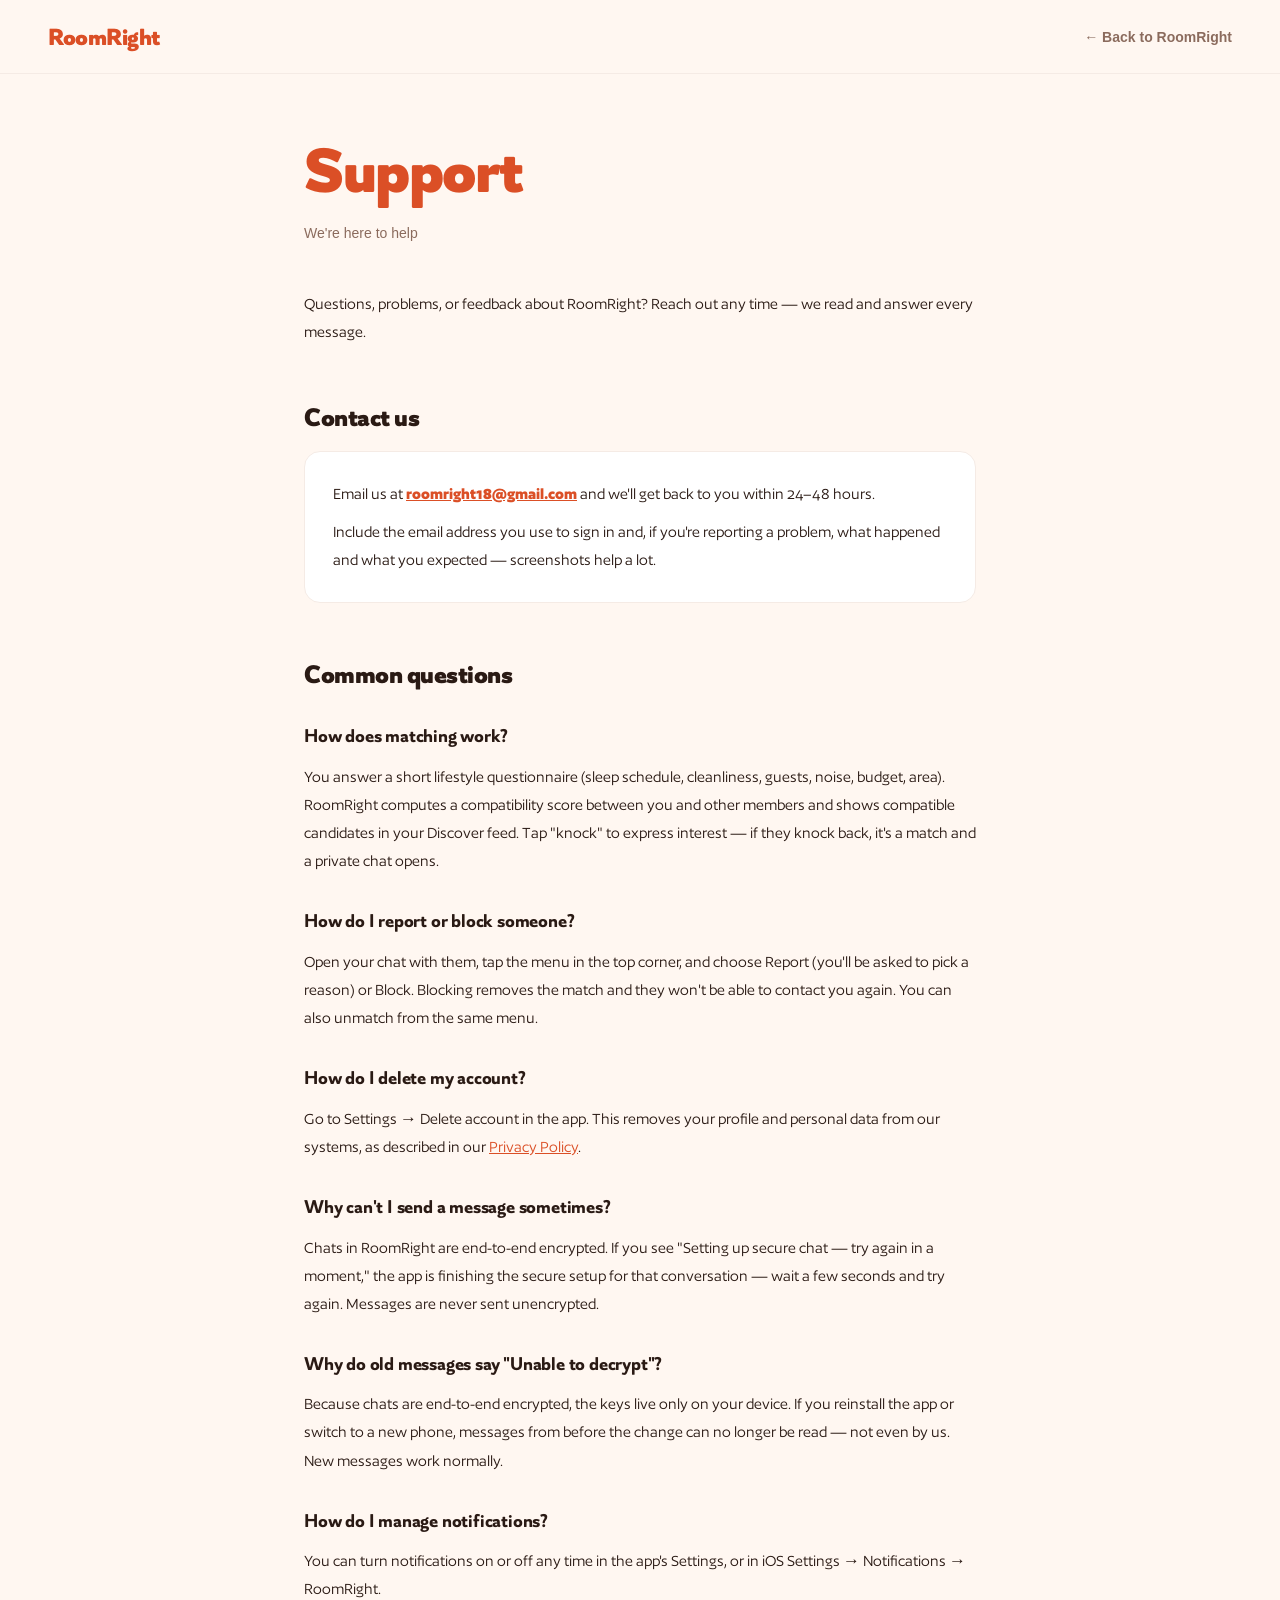
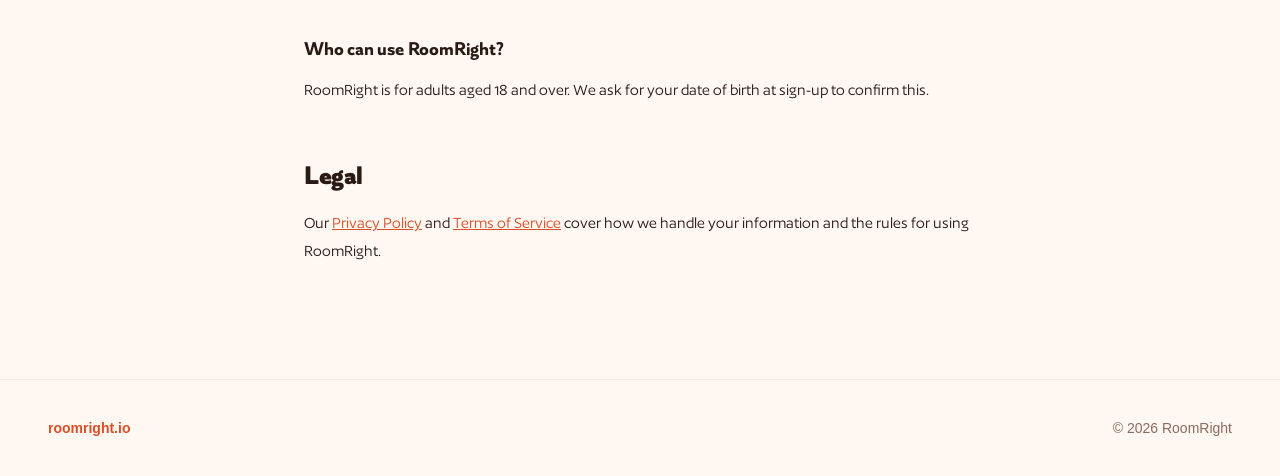
<file: support.html>
<!doctype html>
<html lang="en">
<head>
<meta charset="utf-8">
<meta name="viewport" content="width=device-width, initial-scale=1">
<title>Support — RoomRight</title>
<meta name="description" content="Get help with RoomRight — contact us with questions, report a problem, and find answers to common questions about accounts, matching, chat, and safety.">
<meta name="theme-color" content="#DB4F26">
<link rel="icon" type="image/svg+xml" href="data:image/svg+xml,%3Csvg xmlns='http://www.w3.org/2000/svg' viewBox='0 0 100 100'%3E%3Crect width='100' height='100' rx='20' fill='%23DB4F26'/%3E%3Ctext x='50' y='72' font-family='system-ui,sans-serif' font-weight='900' font-size='64' fill='white' text-anchor='middle'%3ER%3C/text%3E%3C/svg%3E">
<link rel="stylesheet" href="shared.css">
<style>
  body { background: var(--bg); color: var(--ink); }

  .nav {
    position: sticky; top: 0; z-index: 50;
    display: flex; align-items: center; justify-content: space-between;
    padding: 20px 48px;
    background: rgba(255, 247, 241, 0.85);
    backdrop-filter: blur(12px);
    -webkit-backdrop-filter: blur(12px);
    border-bottom: 1px solid var(--border-light);
  }
  .wordmark {
    font-family: var(--display); font-weight: 900;
    font-size: 24px; letter-spacing: -0.5px;
    color: var(--primary); text-decoration: none;
  }
  .nav-back {
    font-family: var(--ui); font-weight: 600; font-size: 14px;
    color: var(--text-2); text-decoration: none;
  }
  .nav-back:hover { color: var(--primary); }

  .legal {
    max-width: 720px;
    margin: 0 auto;
    padding: 64px 24px 96px;
    overflow-wrap: break-word;
    word-wrap: break-word;
  }
  .legal-head { margin-bottom: 44px; }
  .legal-head h1 {
    font-family: var(--display); font-weight: 900;
    font-size: clamp(40px, 7vw, 64px);
    line-height: 1.0; letter-spacing: -1.5px;
    color: var(--primary);
    margin: 0 0 20px;
  }
  .legal-dates {
    font-family: var(--ui); font-size: 14px; font-weight: 500;
    color: var(--text-2);
    margin: 0; line-height: 1.7;
  }
  .legal-dates span { display: block; }

  .legal-lead {
    font-family: var(--body);
    font-size: 19px; line-height: 1.7;
    color: var(--ink);
    margin: 0 0 8px;
  }

  .legal-body h2 {
    font-family: var(--display); font-weight: 900;
    font-size: 26px; letter-spacing: -0.5px; line-height: 1.2;
    color: var(--ink);
    margin: 56px 0 18px;
  }
  .legal-body h3 {
    font-family: var(--display); font-weight: 700;
    font-size: 19px; letter-spacing: -0.2px; line-height: 1.3;
    color: var(--ink);
    margin: 34px 0 14px;
  }
  .legal-body p {
    font-family: var(--body);
    color: var(--ink);
    font-size: 17px; line-height: 1.65;
    margin: 0 0 18px;
  }
  .legal-body ul {
    margin: 0 0 18px; padding: 0;
    list-style: none;
  }
  .legal-body li {
    position: relative;
    padding-left: 26px;
    margin-bottom: 12px;
    font-family: var(--body);
    color: var(--ink);
    font-size: 17px; line-height: 1.65;
  }
  .legal-body li::before {
    content: '';
    position: absolute;
    left: 4px; top: 0.72em;
    width: 6px; height: 6px;
    border-radius: 50%;
    background: var(--primary);
  }
  .legal-body a { color: var(--primary); }

  .contact-card {
    background: #fff;
    border: 1px solid var(--border-light);
    border-radius: 16px;
    padding: 28px;
    margin: 0 0 8px;
  }
  .contact-card p {
    font-family: var(--body);
    font-size: 17px; line-height: 1.65;
    margin: 0 0 10px;
  }
  .contact-card p:last-child { margin-bottom: 0; }
  .contact-card a { color: var(--primary); font-weight: 600; }

  .legal-footer {
    border-top: 1px solid var(--border-light);
    padding: 40px 48px;
    display: flex; justify-content: space-between; align-items: center;
    flex-wrap: wrap; gap: 16px;
    font-family: var(--ui); font-size: 14px; color: var(--text-2);
  }
  .legal-footer a { color: var(--primary); text-decoration: none; font-weight: 600; }
  .legal-footer a:hover { text-decoration: underline; }

  @media (max-width: 640px) {
    .nav { padding: 14px 18px; }
    .wordmark { font-size: 20px; }
    .nav-back { font-size: 13px; }
    .legal { padding: 40px 20px 72px; }
    .legal-head { margin-bottom: 32px; }
    .legal-lead { font-size: 17px; }
    .legal-body h2 { font-size: 23px; margin: 44px 0 16px; }
    .legal-body h3 { font-size: 18px; margin: 30px 0 12px; }
    .legal-body p, .legal-body li { font-size: 16px; }
    .legal-footer { padding: 32px 20px; }
    .contact-card { padding: 20px; }
  }
</style>
</head>
<body>

<nav class="nav">
  <a href="/" class="wordmark">RoomRight</a>
  <a href="/" class="nav-back">← Back to RoomRight</a>
</nav>

<main class="legal">
  <header class="legal-head">
    <h1>Support</h1>
    <p class="legal-dates">We're here to help</p>
  </header>
  <div class="legal-body">
    <p class="legal-lead">Questions, problems, or feedback about RoomRight? Reach out any time — we read and answer every message.</p>

    <h2>Contact us</h2>
    <div class="contact-card">
      <p>Email us at <a href="mailto:roomright18@gmail.com">roomright18@gmail.com</a> and we'll get back to you within 24–48 hours.</p>
      <p>Include the email address you use to sign in and, if you're reporting a problem, what happened and what you expected — screenshots help a lot.</p>
    </div>

    <h2 id="faq">Common questions</h2>

    <h3>How does matching work?</h3>
    <p>You answer a short lifestyle questionnaire (sleep schedule, cleanliness, guests, noise, budget, area). RoomRight computes a compatibility score between you and other members and shows compatible candidates in your Discover feed. Tap "knock" to express interest — if they knock back, it's a match and a private chat opens.</p>

    <h3>How do I report or block someone?</h3>
    <p>Open your chat with them, tap the menu in the top corner, and choose Report (you'll be asked to pick a reason) or Block. Blocking removes the match and they won't be able to contact you again. You can also unmatch from the same menu.</p>

    <h3>How do I delete my account?</h3>
    <p>Go to Settings → Delete account in the app. This removes your profile and personal data from our systems, as described in our <a href="/privacy">Privacy Policy</a>.</p>

    <h3>Why can't I send a message sometimes?</h3>
    <p>Chats in RoomRight are end-to-end encrypted. If you see "Setting up secure chat — try again in a moment," the app is finishing the secure setup for that conversation — wait a few seconds and try again. Messages are never sent unencrypted.</p>

    <h3>Why do old messages say "Unable to decrypt"?</h3>
    <p>Because chats are end-to-end encrypted, the keys live only on your device. If you reinstall the app or switch to a new phone, messages from before the change can no longer be read — not even by us. New messages work normally.</p>

    <h3>How do I manage notifications?</h3>
    <p>You can turn notifications on or off any time in the app's Settings, or in iOS Settings → Notifications → RoomRight.</p>

    <h3>Who can use RoomRight?</h3>
    <p>RoomRight is for adults aged 18 and over. We ask for your date of birth at sign-up to confirm this.</p>

    <h2>Legal</h2>
    <p>Our <a href="/privacy">Privacy Policy</a> and <a href="/terms">Terms of Service</a> cover how we handle your information and the rules for using RoomRight.</p>
  </div>
</main>

<footer class="legal-footer">
  <a href="https://roomright.io">roomright.io</a>
  <span>© 2026 RoomRight</span>
</footer>

</body>
</html>
</file>
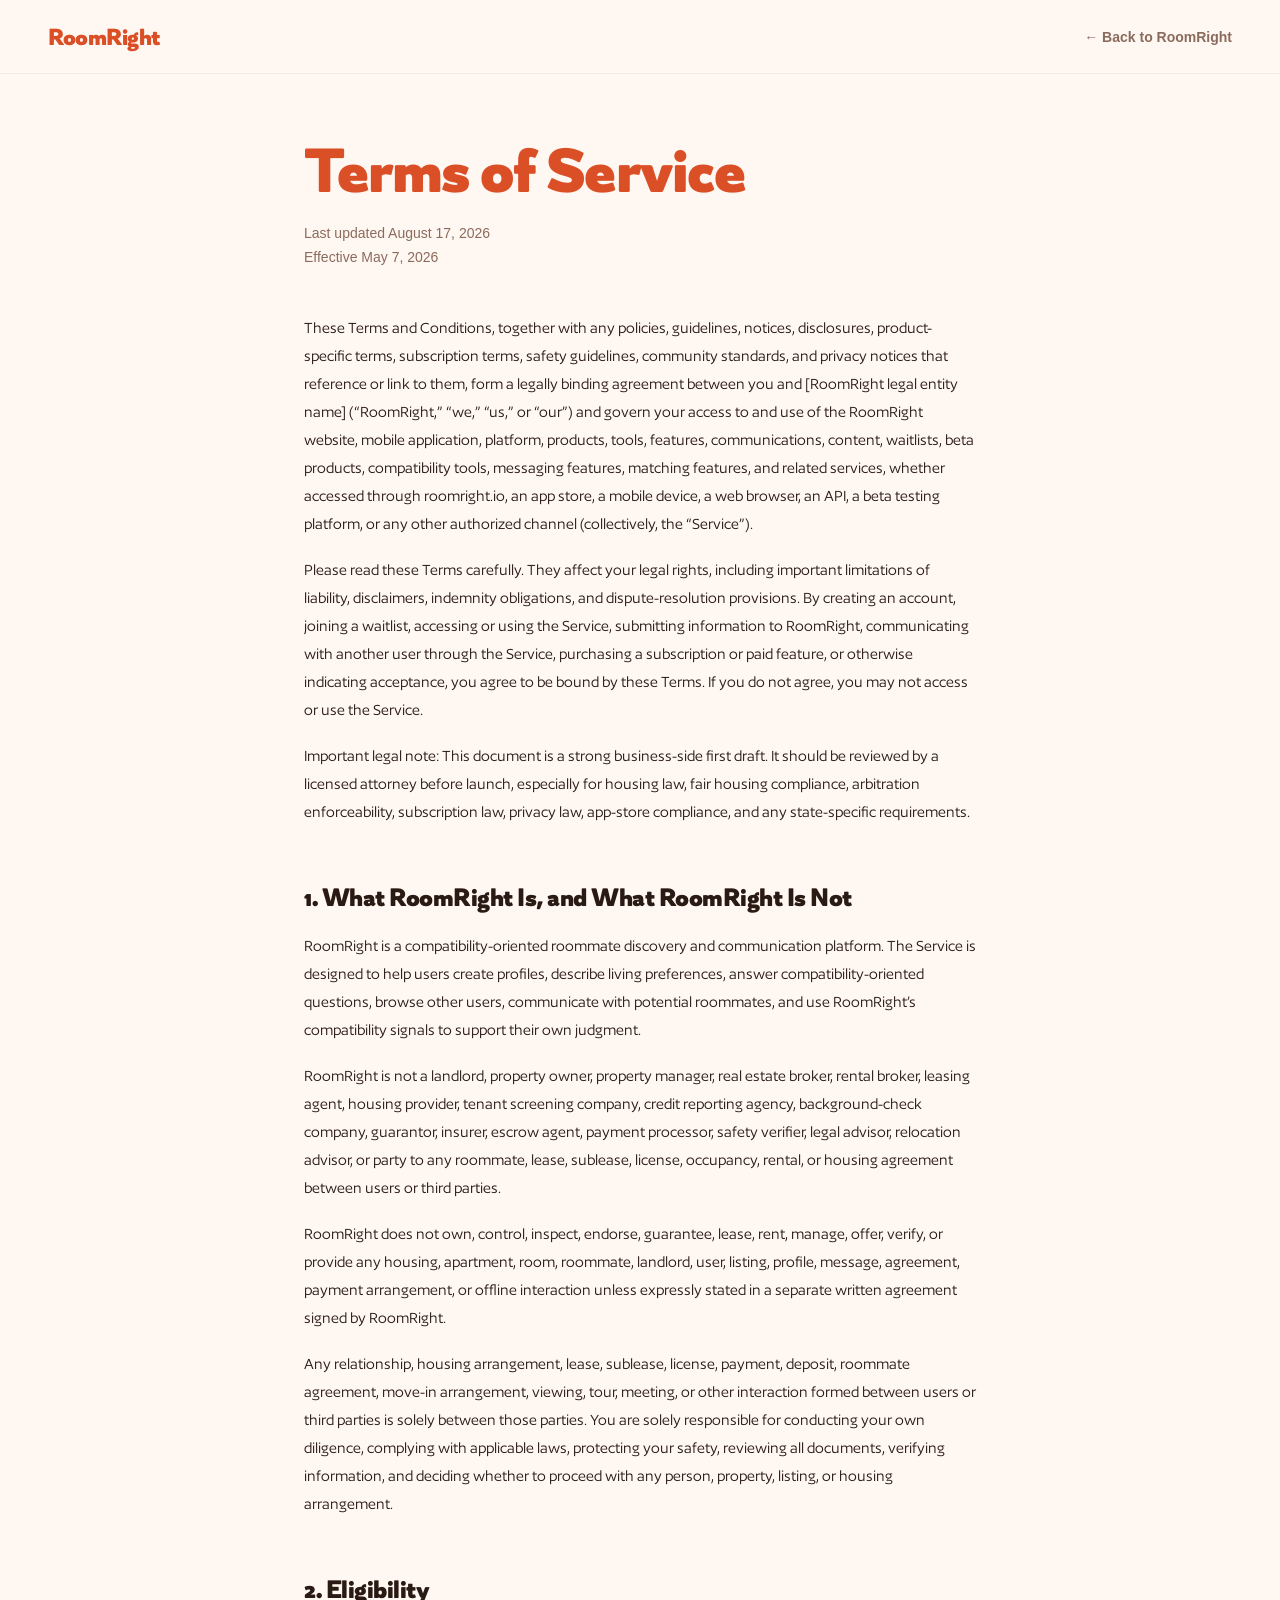
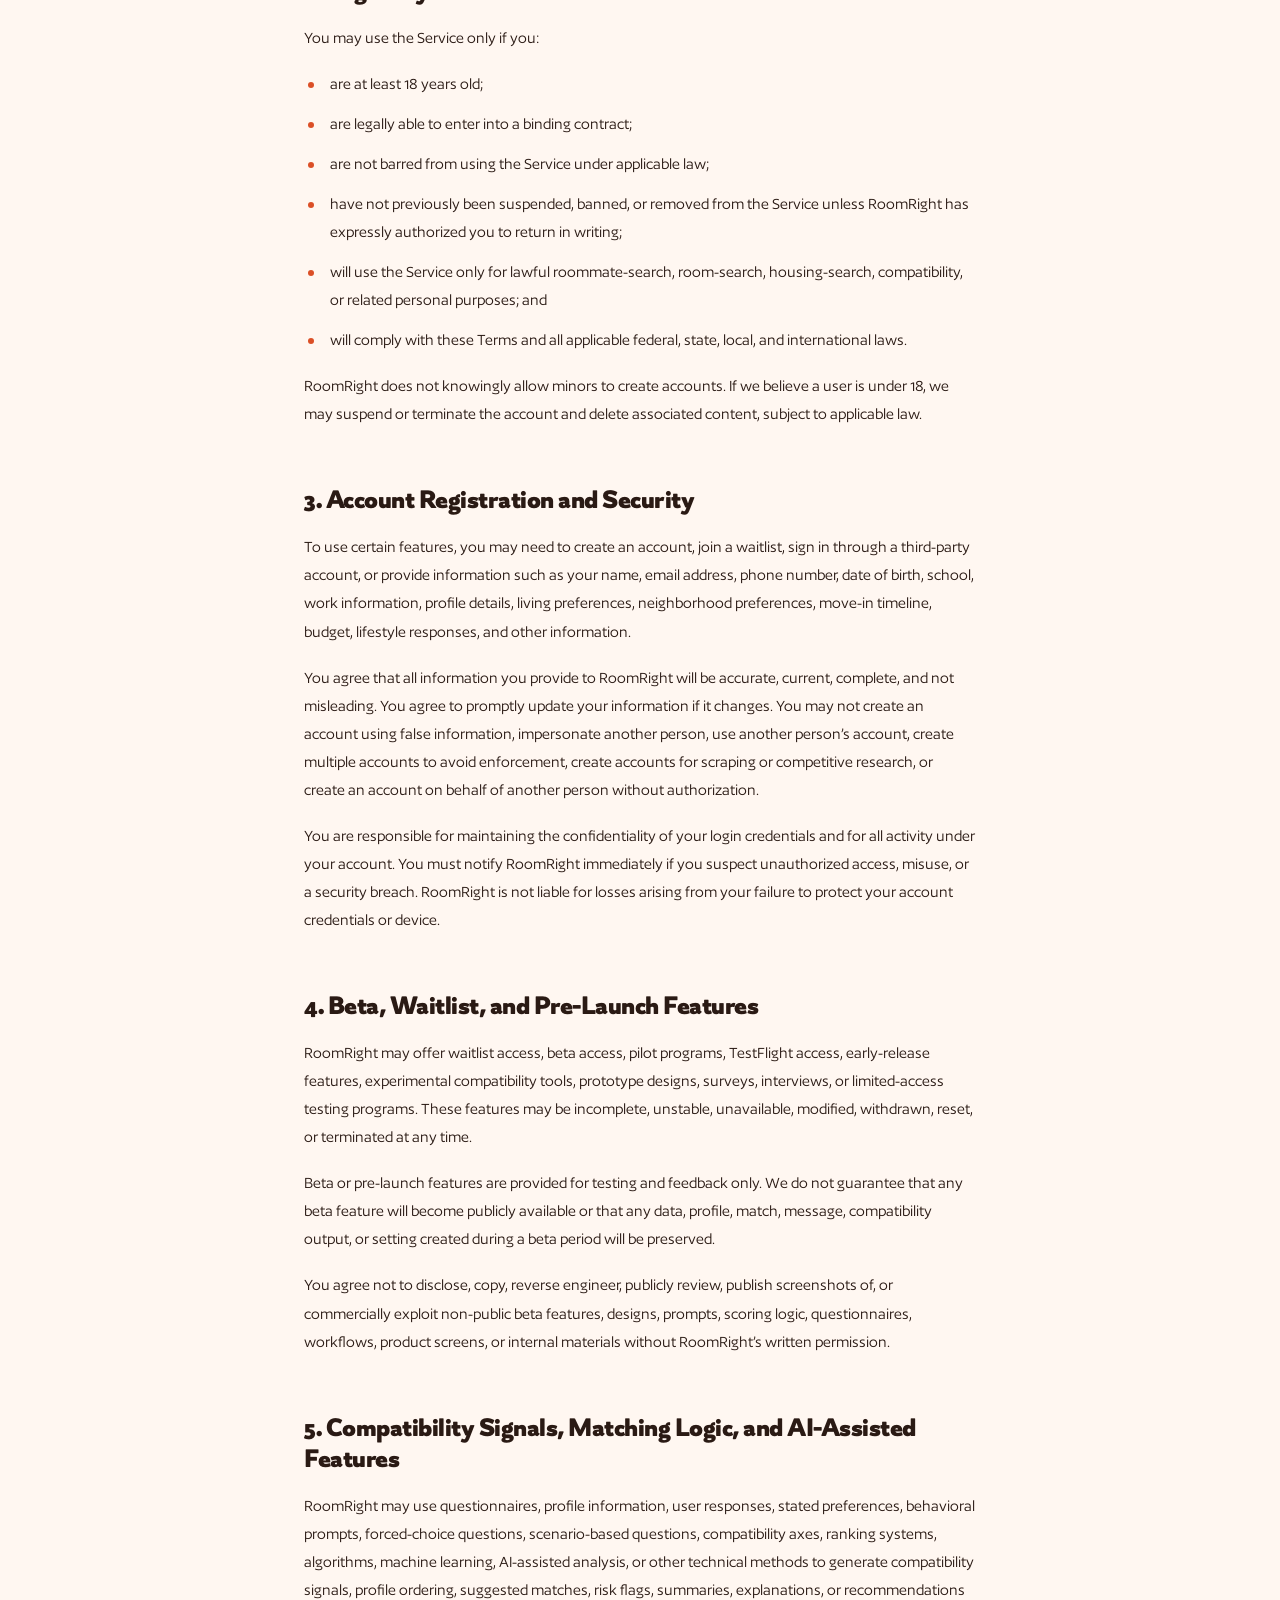
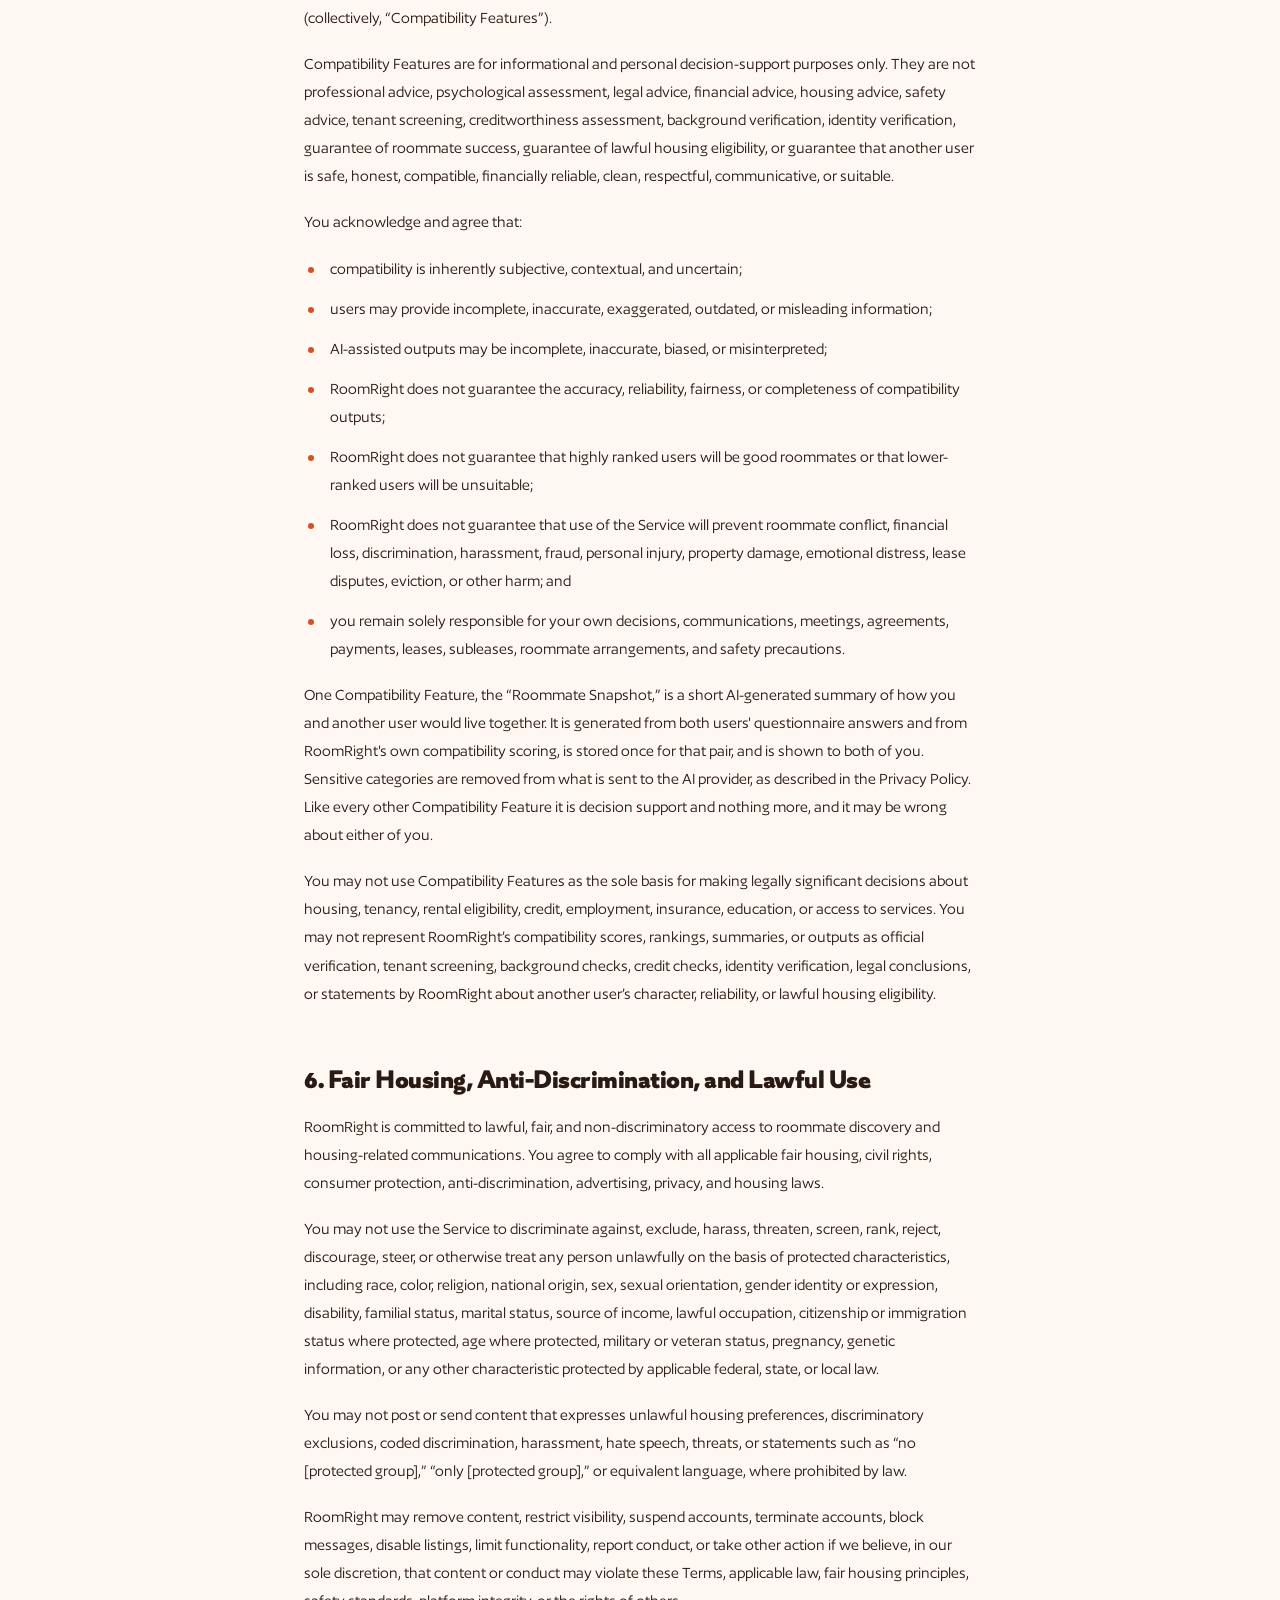
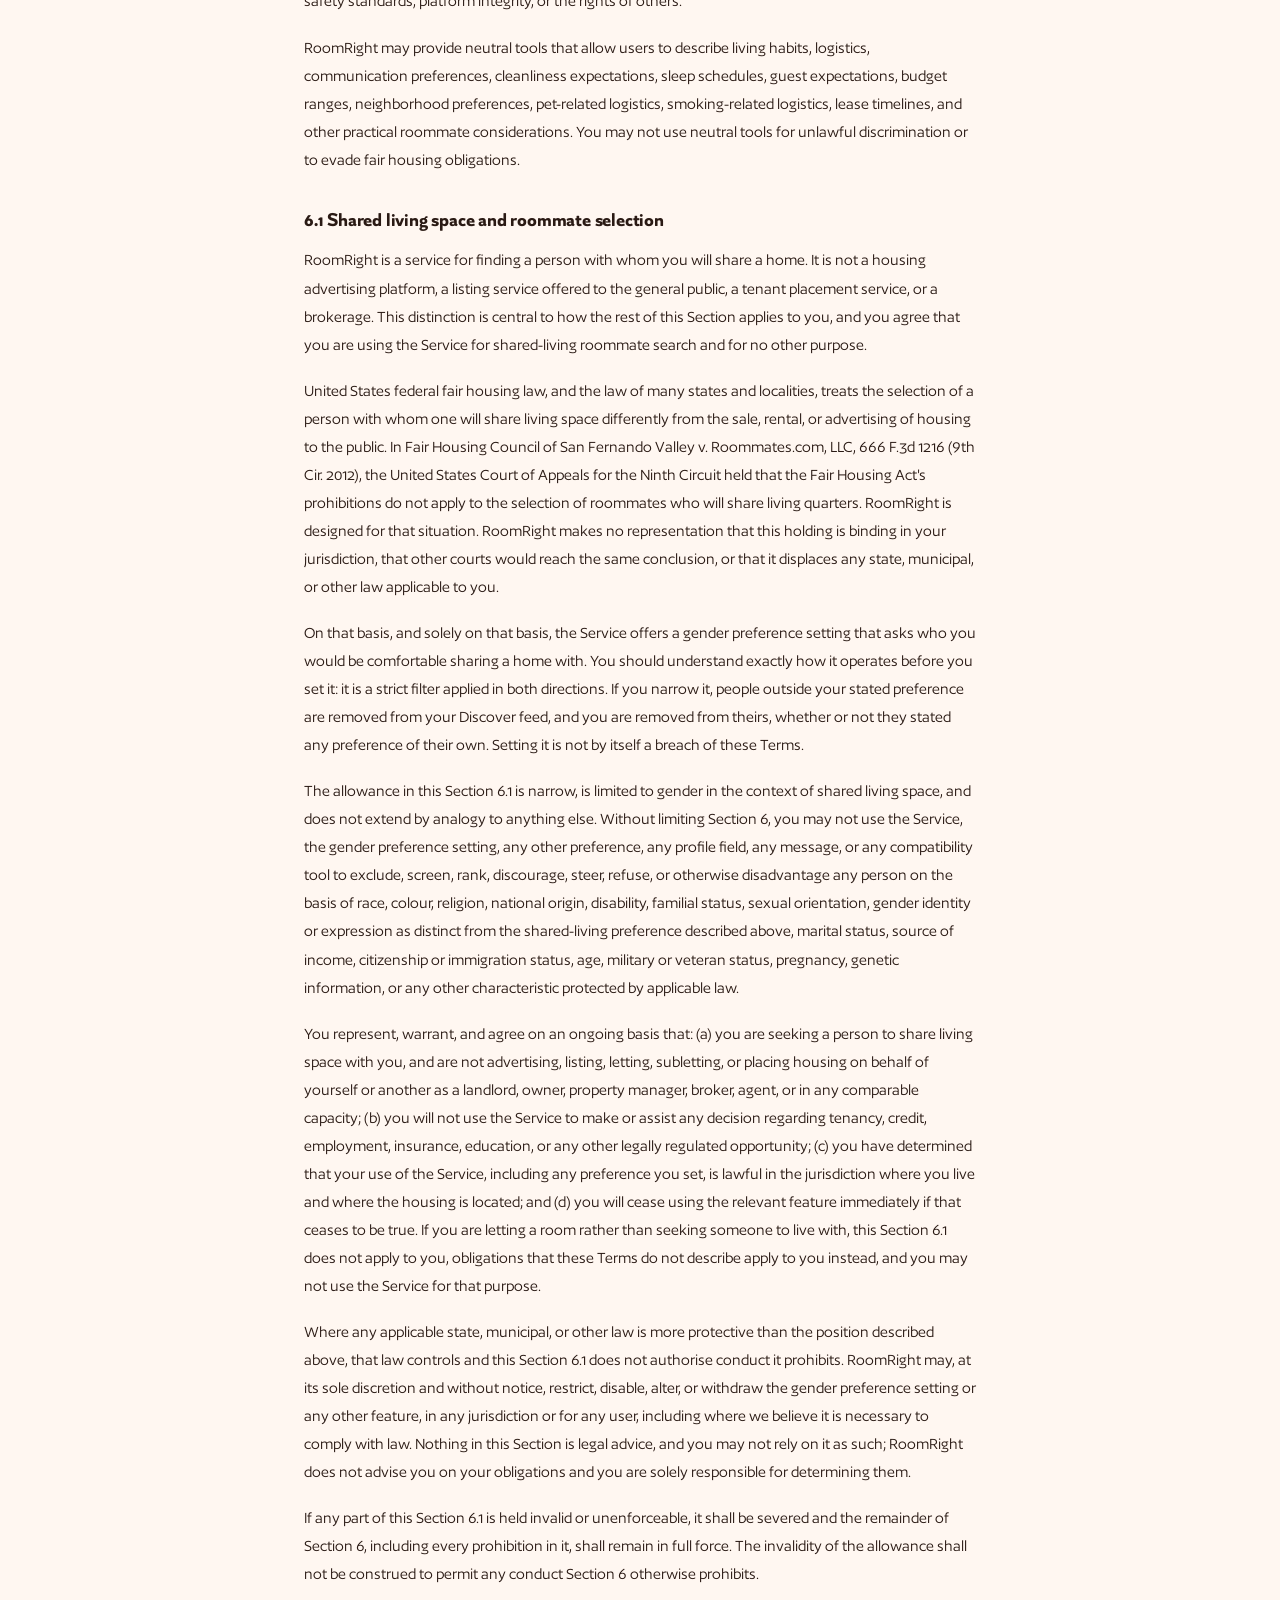
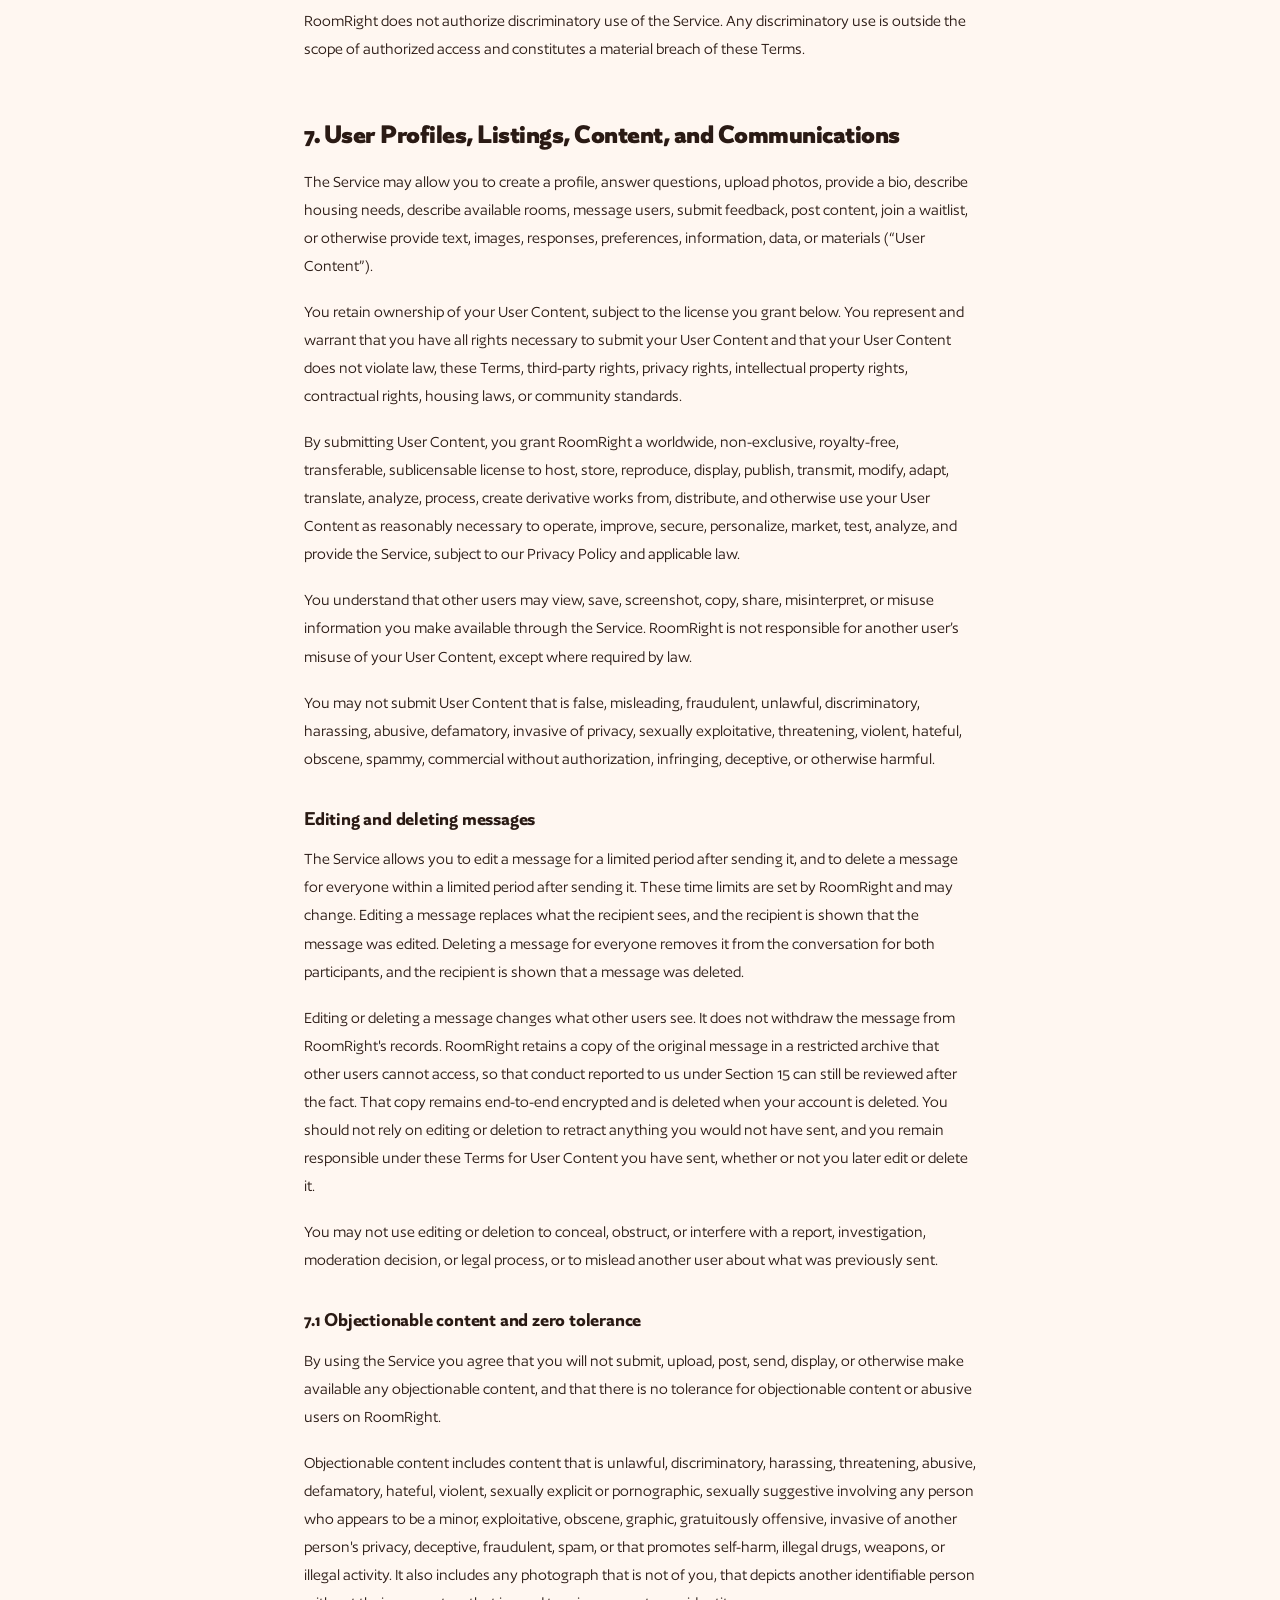
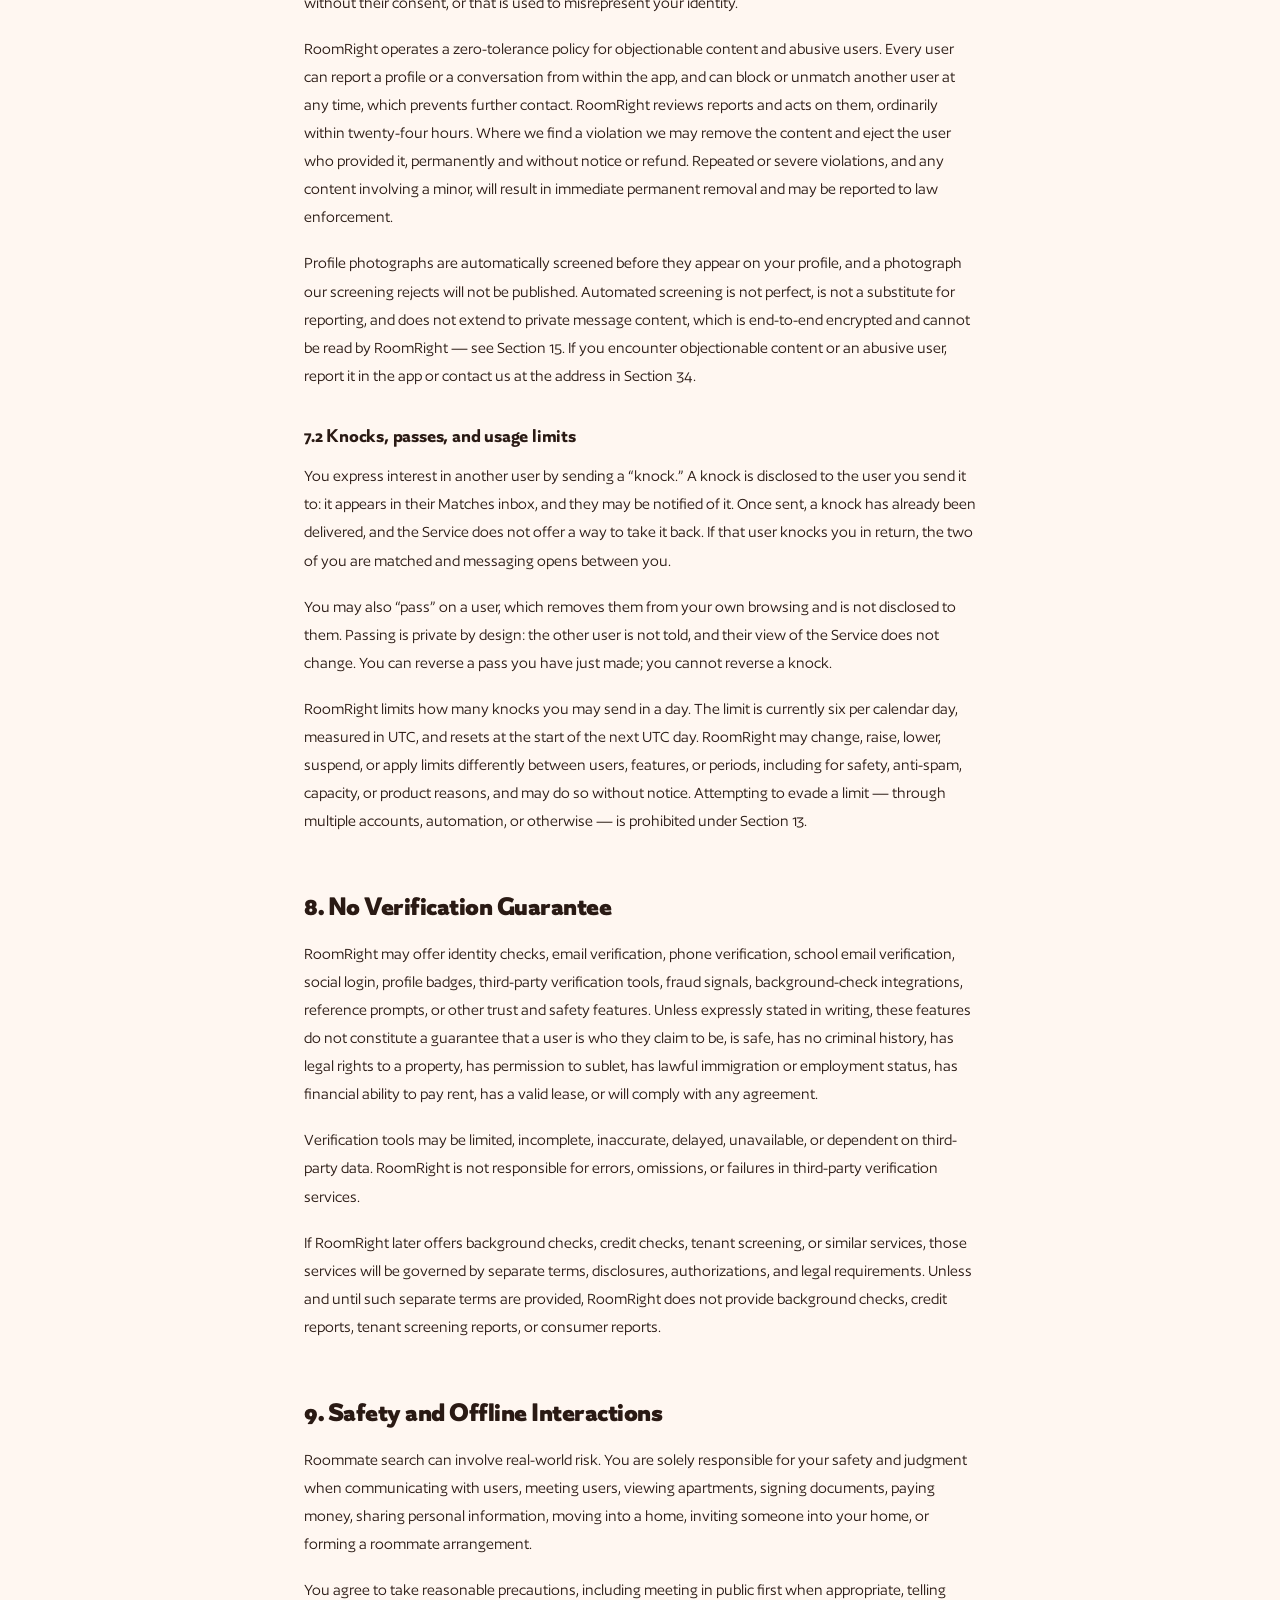
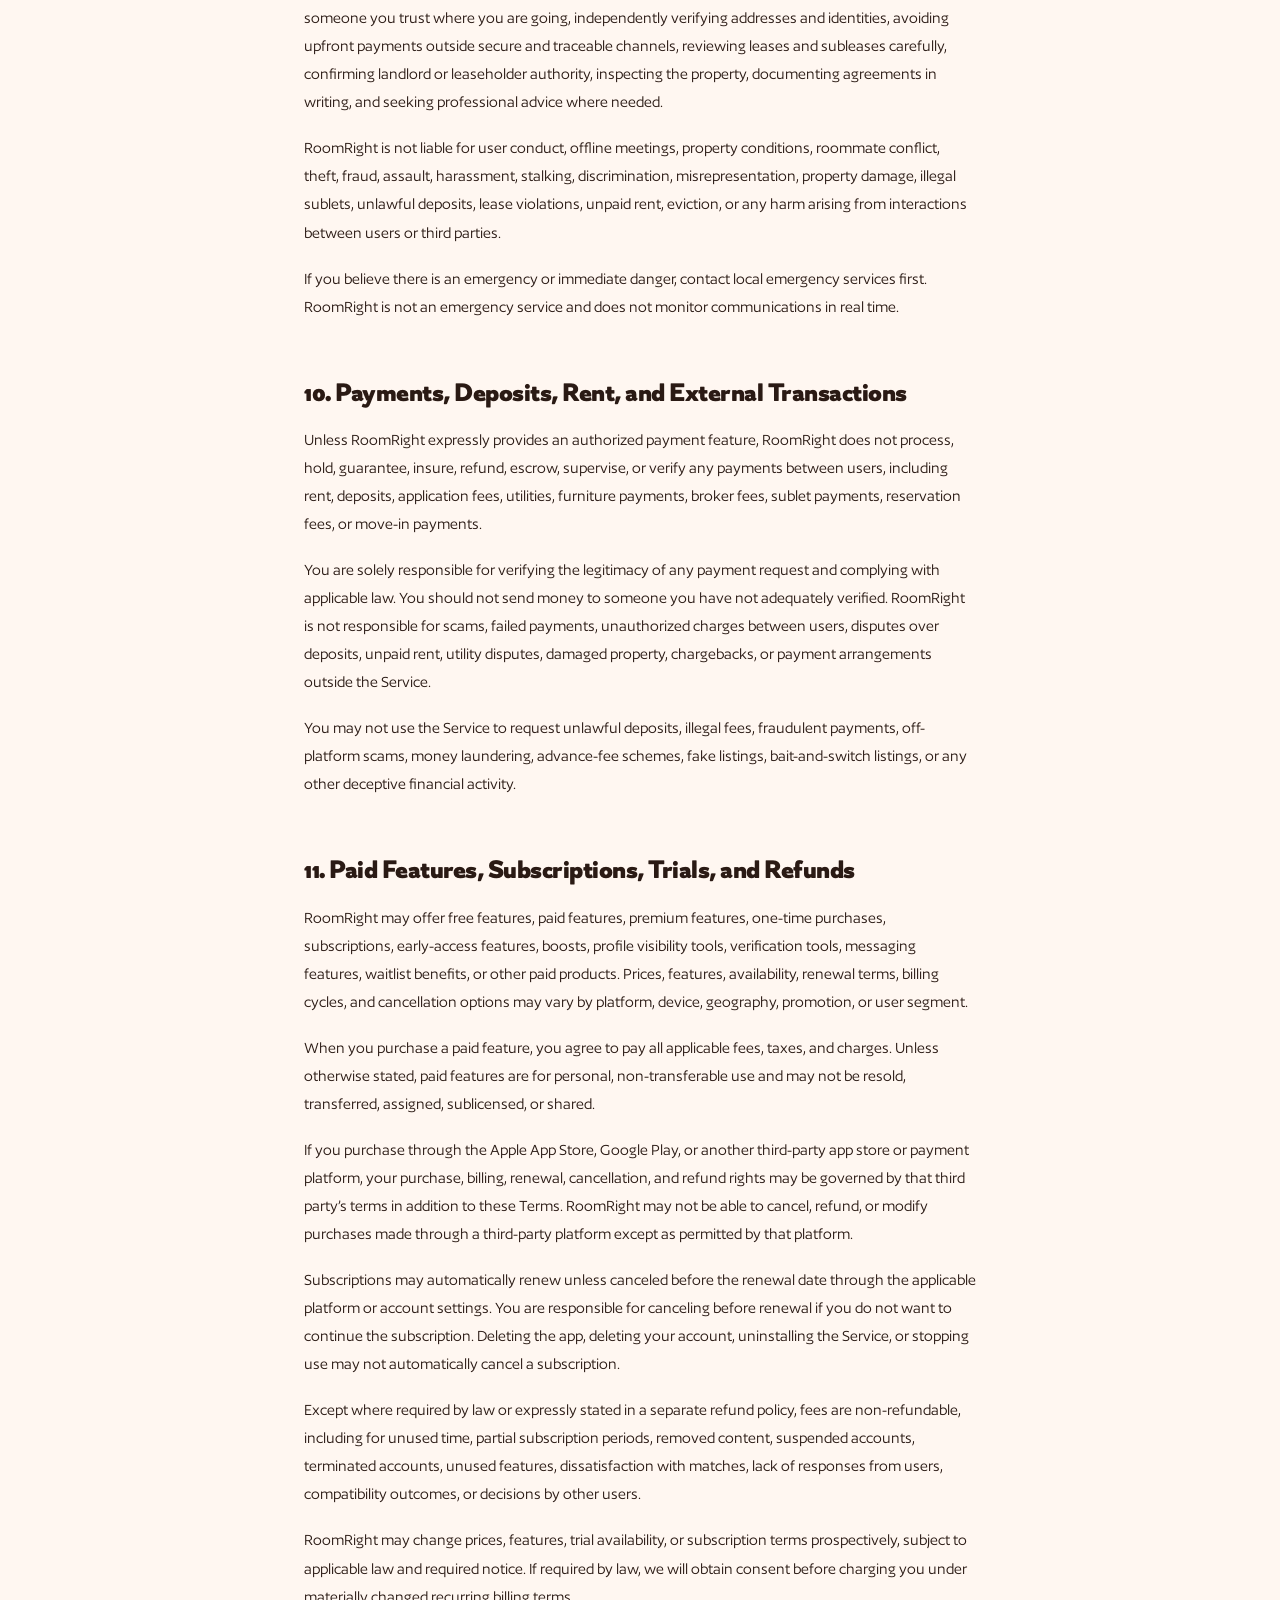
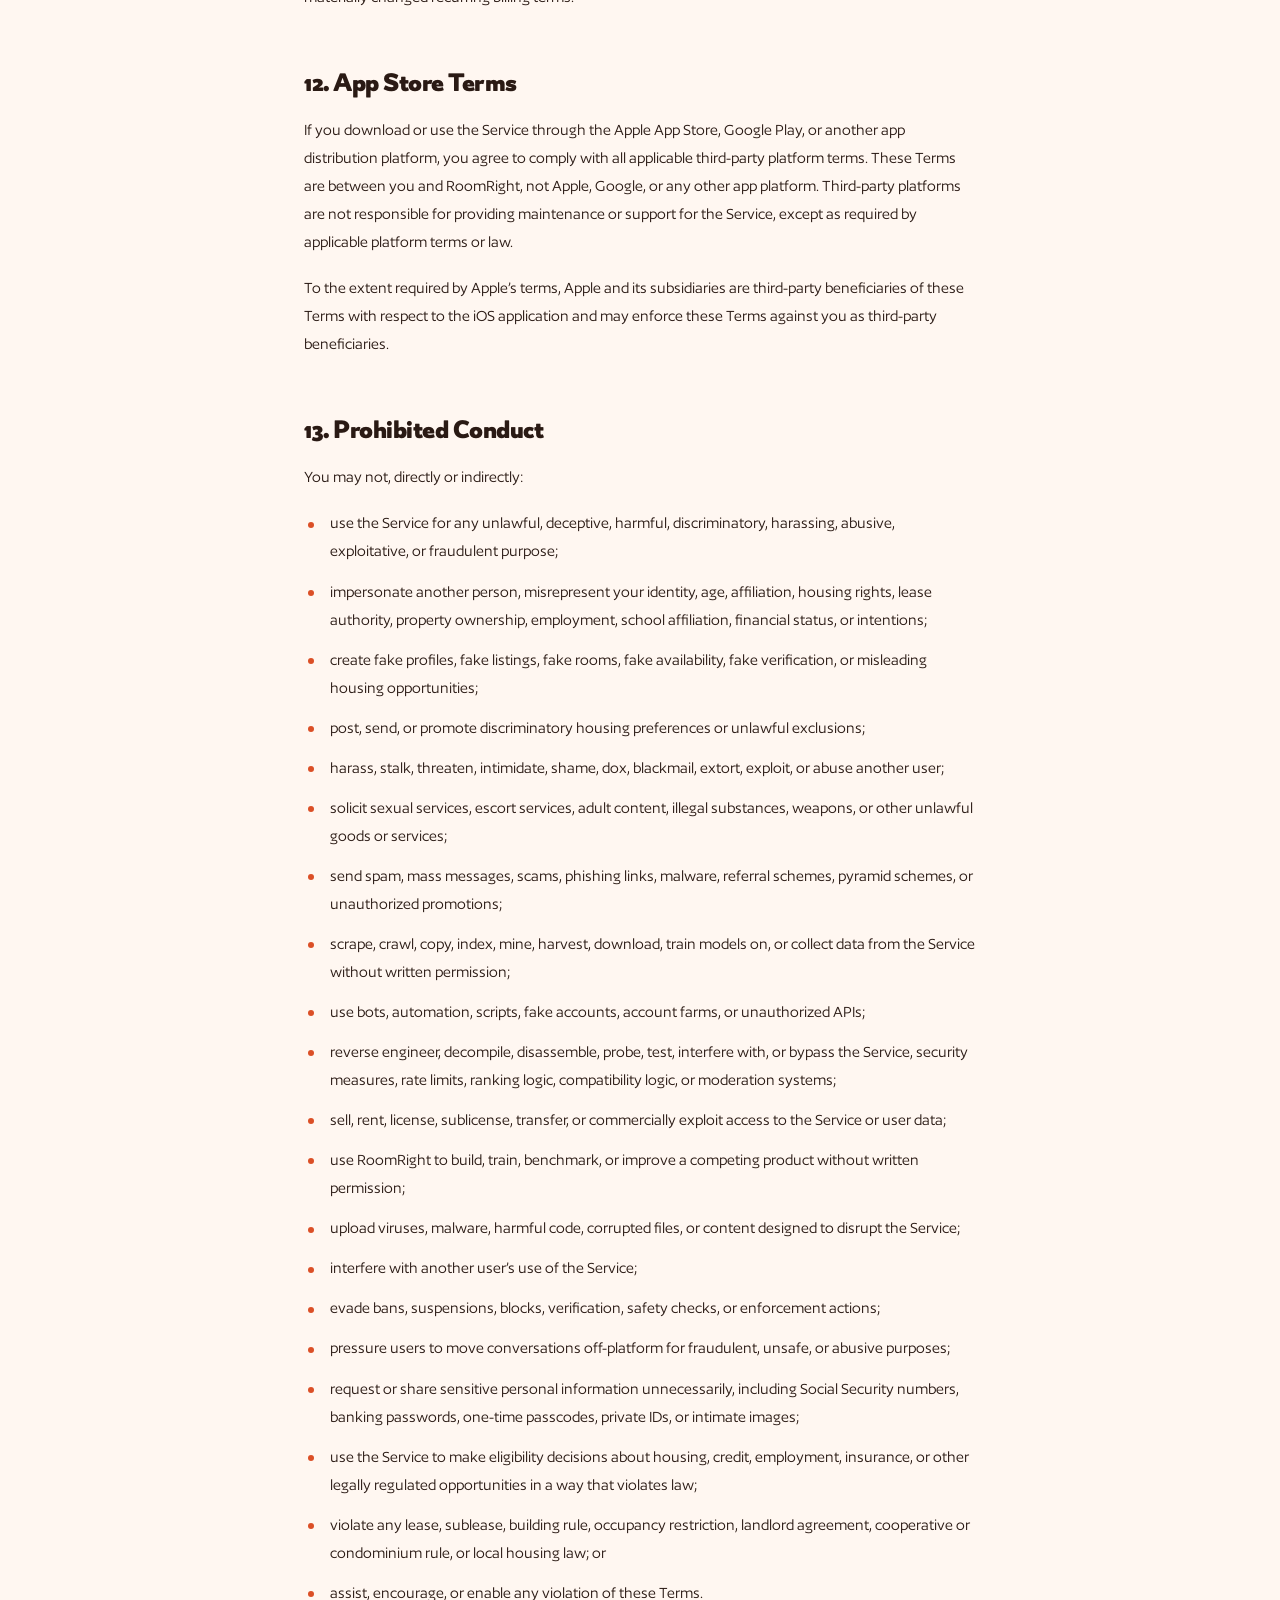
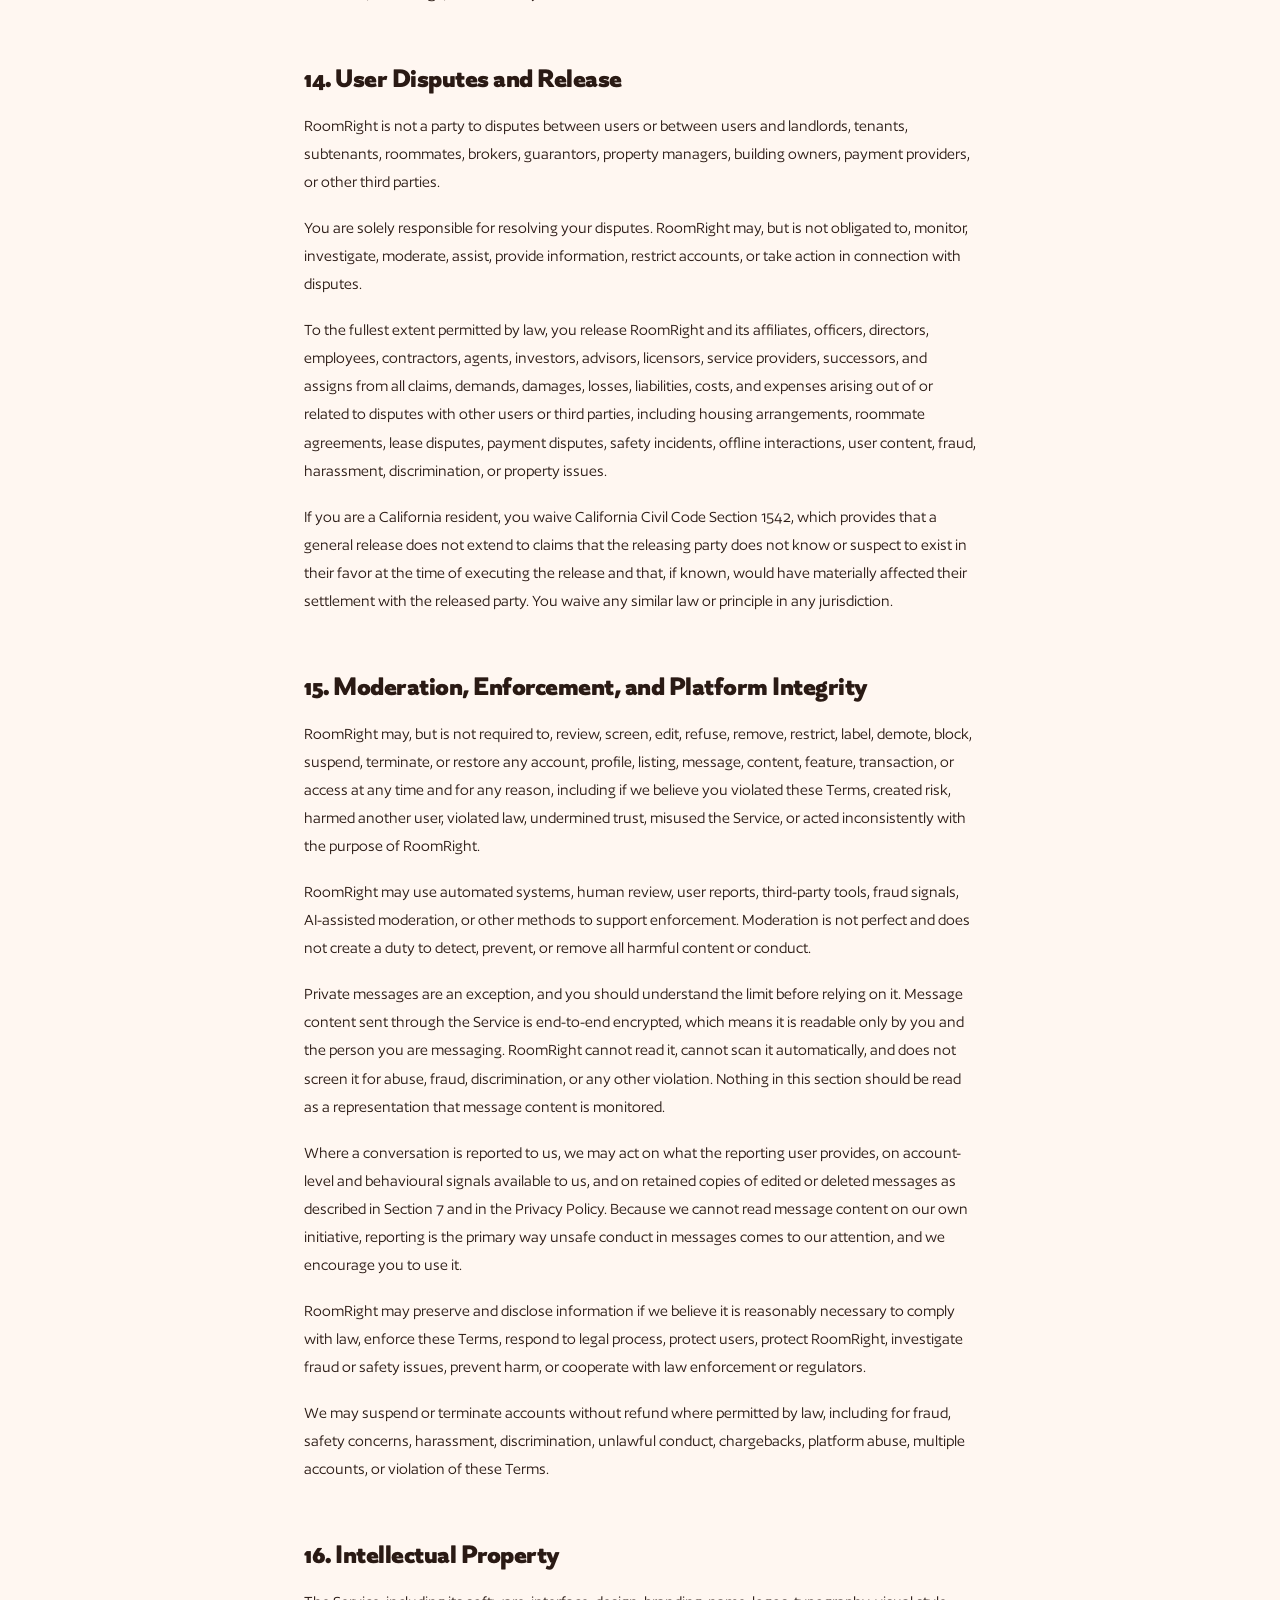
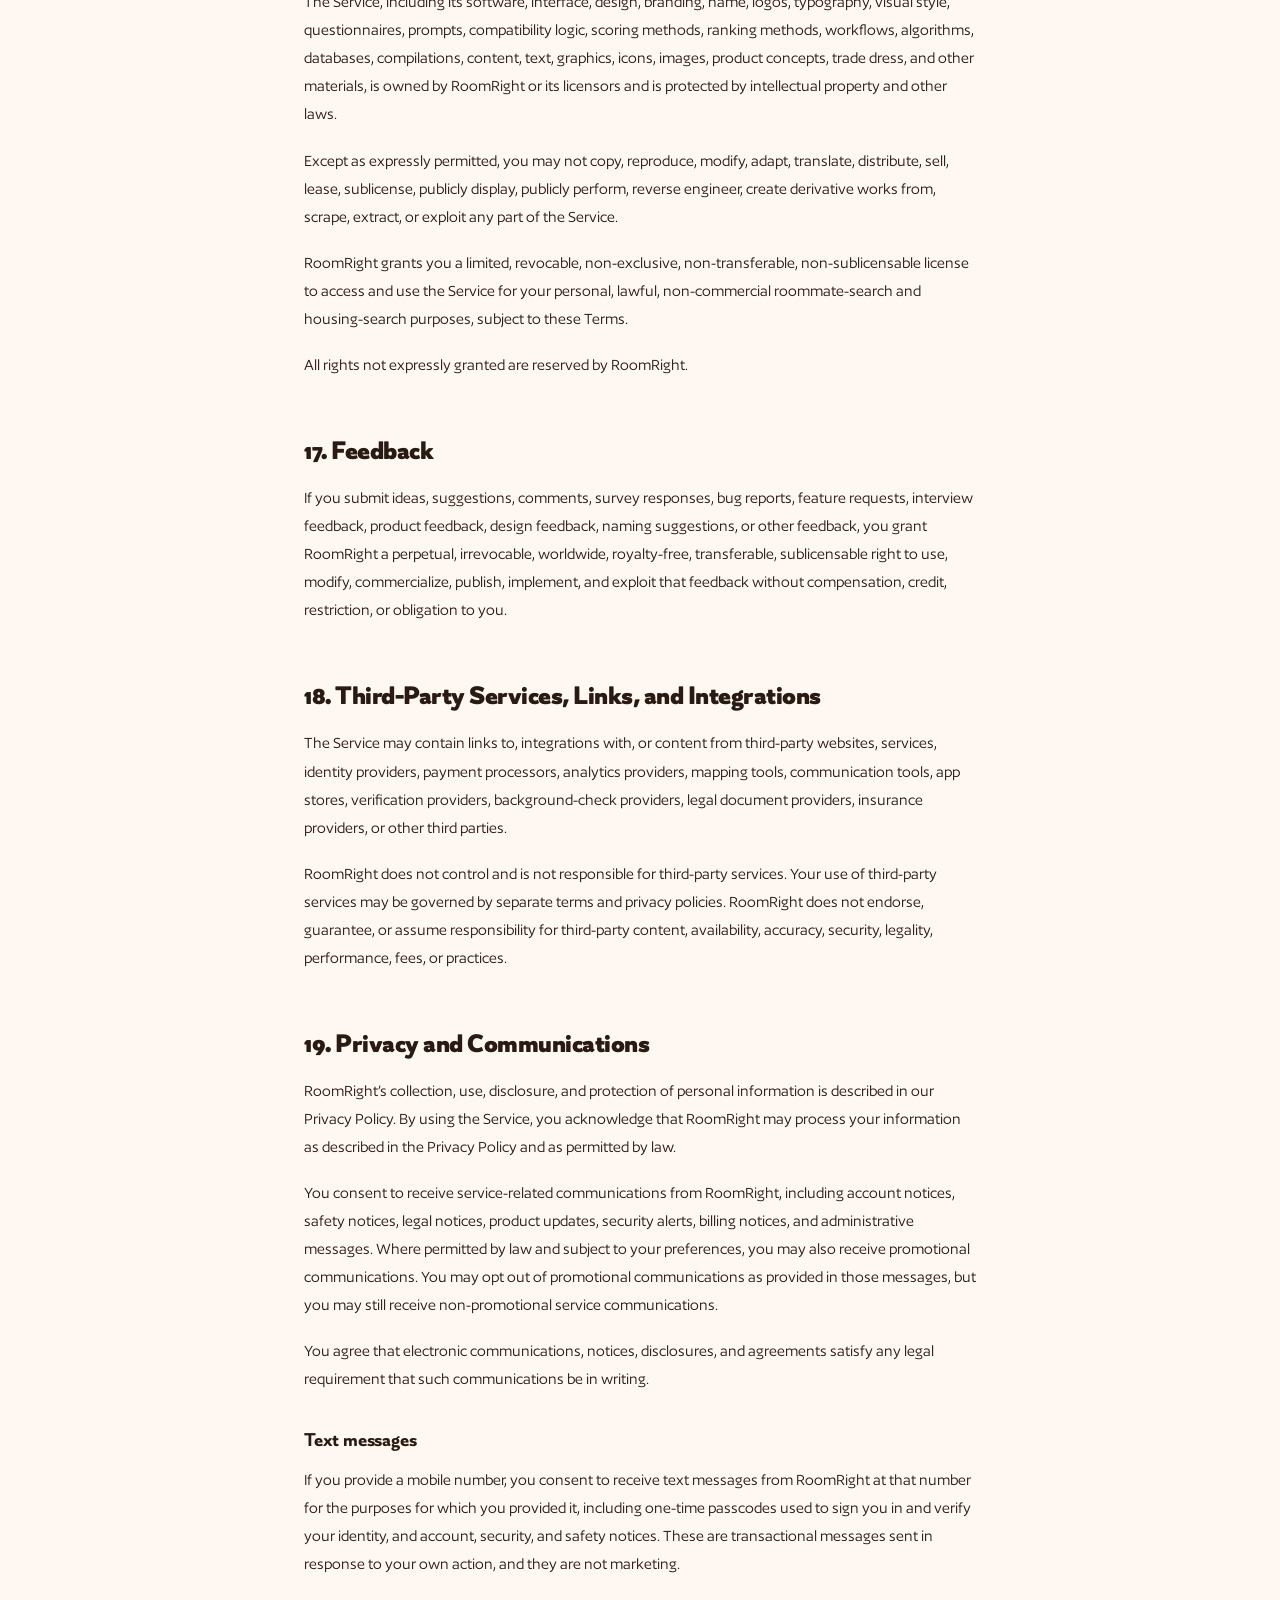
<file: terms.html>
<!doctype html>
<html lang="en">
<head>
<meta charset="utf-8">
<meta name="viewport" content="width=device-width, initial-scale=1">
<title>Terms of Service — RoomRight</title>
<meta name="description" content="RoomRight's Terms of Service — the legally binding agreement governing your access to and use of RoomRight.">
<meta name="theme-color" content="#DB4F26">
<link rel="icon" type="image/svg+xml" href="data:image/svg+xml,%3Csvg xmlns='http://www.w3.org/2000/svg' viewBox='0 0 100 100'%3E%3Crect width='100' height='100' rx='20' fill='%23DB4F26'/%3E%3Ctext x='50' y='72' font-family='system-ui,sans-serif' font-weight='900' font-size='64' fill='white' text-anchor='middle'%3ER%3C/text%3E%3C/svg%3E">
<link rel="stylesheet" href="shared.css">
<style>
  body { background: var(--bg); color: var(--ink); }

  .nav {
    position: sticky; top: 0; z-index: 50;
    display: flex; align-items: center; justify-content: space-between;
    padding: 20px 48px;
    background: rgba(255, 247, 241, 0.85);
    backdrop-filter: blur(12px);
    -webkit-backdrop-filter: blur(12px);
    border-bottom: 1px solid var(--border-light);
  }
  .wordmark {
    font-family: var(--display); font-weight: 900;
    font-size: 24px; letter-spacing: -0.5px;
    color: var(--primary); text-decoration: none;
  }
  .nav-back {
    font-family: var(--ui); font-weight: 600; font-size: 14px;
    color: var(--text-2); text-decoration: none;
  }
  .nav-back:hover { color: var(--primary); }

  .legal {
    max-width: 720px;
    margin: 0 auto;
    padding: 64px 24px 96px;
    overflow-wrap: break-word;
    word-wrap: break-word;
  }
  .legal-head { margin-bottom: 44px; }
  .legal-head h1 {
    font-family: var(--display); font-weight: 900;
    font-size: clamp(40px, 7vw, 64px);
    line-height: 1.0; letter-spacing: -1.5px;
    color: var(--primary);
    margin: 0 0 20px;
  }
  .legal-dates {
    font-family: var(--ui); font-size: 14px; font-weight: 500;
    color: var(--text-2);
    margin: 0; line-height: 1.7;
  }
  .legal-dates span { display: block; }

  .legal-lead {
    font-family: var(--body);
    font-size: 19px; line-height: 1.7;
    color: var(--ink);
    margin: 0 0 8px;
  }

  .legal-body h2 {
    font-family: var(--display); font-weight: 900;
    font-size: 26px; letter-spacing: -0.5px; line-height: 1.2;
    color: var(--ink);
    margin: 56px 0 18px;
  }
  .legal-body h3 {
    font-family: var(--display); font-weight: 700;
    font-size: 19px; letter-spacing: -0.2px; line-height: 1.3;
    color: var(--ink);
    margin: 34px 0 14px;
  }
  .legal-body p {
    font-family: var(--body);
    color: var(--ink);
    font-size: 17px; line-height: 1.65;
    margin: 0 0 18px;
  }
  .legal-body ul {
    margin: 0 0 18px; padding: 0;
    list-style: none;
  }
  .legal-body li {
    position: relative;
    padding-left: 26px;
    margin-bottom: 12px;
    font-family: var(--body);
    color: var(--ink);
    font-size: 17px; line-height: 1.65;
  }
  .legal-body li::before {
    content: '';
    position: absolute;
    left: 4px; top: 0.72em;
    width: 6px; height: 6px;
    border-radius: 50%;
    background: var(--primary);
  }
  .legal-body a { color: var(--primary); }

  .legal-footer {
    border-top: 1px solid var(--border-light);
    padding: 40px 48px;
    display: flex; justify-content: space-between; align-items: center;
    flex-wrap: wrap; gap: 16px;
    font-family: var(--ui); font-size: 14px; color: var(--text-2);
  }
  .legal-footer a { color: var(--primary); text-decoration: none; font-weight: 600; }
  .legal-footer a:hover { text-decoration: underline; }

  @media (max-width: 640px) {
    .nav { padding: 14px 18px; }
    .wordmark { font-size: 20px; }
    .nav-back { font-size: 13px; }
    .legal { padding: 40px 20px 72px; }
    .legal-head { margin-bottom: 32px; }
    .legal-lead { font-size: 17px; }
    .legal-body h2 { font-size: 23px; margin: 44px 0 16px; }
    .legal-body h3 { font-size: 18px; margin: 30px 0 12px; }
    .legal-body p, .legal-body li { font-size: 16px; }
    .legal-footer { padding: 32px 20px; }
  }
</style>
</head>
<body>

<nav class="nav">
  <a href="/" class="wordmark">RoomRight</a>
  <a href="/" class="nav-back">← Back to RoomRight</a>
</nav>

<main class="legal">
  <header class="legal-head">
    <h1>Terms of Service</h1>
    <p class="legal-dates"><span>Last updated August 17, 2026</span><span>Effective May 7, 2026</span></p>
  </header>
  <div class="legal-body">
    <p>These Terms and Conditions, together with any policies, guidelines, notices, disclosures, product-specific terms, subscription terms, safety guidelines, community standards, and privacy notices that reference or link to them, form a legally binding agreement between you and [RoomRight legal entity name] (“RoomRight,” “we,” “us,” or “our”) and govern your access to and use of the RoomRight website, mobile application, platform, products, tools, features, communications, content, waitlists, beta products, compatibility tools, messaging features, matching features, and related services, whether accessed through roomright.io, an app store, a mobile device, a web browser, an API, a beta testing platform, or any other authorized channel (collectively, the “Service”).</p>
    <p>Please read these Terms carefully. They affect your legal rights, including important limitations of liability, disclaimers, indemnity obligations, and dispute-resolution provisions. By creating an account, joining a waitlist, accessing or using the Service, submitting information to RoomRight, communicating with another user through the Service, purchasing a subscription or paid feature, or otherwise indicating acceptance, you agree to be bound by these Terms. If you do not agree, you may not access or use the Service.</p>
    <p>Important legal note: This document is a strong business-side first draft. It should be reviewed by a licensed attorney before launch, especially for housing law, fair housing compliance, arbitration enforceability, subscription law, privacy law, app-store compliance, and any state-specific requirements.</p>
    <h2>1. What RoomRight Is, and What RoomRight Is Not</h2>
    <p>RoomRight is a compatibility-oriented roommate discovery and communication platform. The Service is designed to help users create profiles, describe living preferences, answer compatibility-oriented questions, browse other users, communicate with potential roommates, and use RoomRight’s compatibility signals to support their own judgment.</p>
    <p>RoomRight is not a landlord, property owner, property manager, real estate broker, rental broker, leasing agent, housing provider, tenant screening company, credit reporting agency, background-check company, guarantor, insurer, escrow agent, payment processor, safety verifier, legal advisor, relocation advisor, or party to any roommate, lease, sublease, license, occupancy, rental, or housing agreement between users or third parties.</p>
    <p>RoomRight does not own, control, inspect, endorse, guarantee, lease, rent, manage, offer, verify, or provide any housing, apartment, room, roommate, landlord, user, listing, profile, message, agreement, payment arrangement, or offline interaction unless expressly stated in a separate written agreement signed by RoomRight.</p>
    <p>Any relationship, housing arrangement, lease, sublease, license, payment, deposit, roommate agreement, move-in arrangement, viewing, tour, meeting, or other interaction formed between users or third parties is solely between those parties. You are solely responsible for conducting your own diligence, complying with applicable laws, protecting your safety, reviewing all documents, verifying information, and deciding whether to proceed with any person, property, listing, or housing arrangement.</p>
    <h2>2. Eligibility</h2>
    <p>You may use the Service only if you:</p>
    <ul>
      <li>are at least 18 years old;</li>
      <li>are legally able to enter into a binding contract;</li>
      <li>are not barred from using the Service under applicable law;</li>
      <li>have not previously been suspended, banned, or removed from the Service unless RoomRight has expressly authorized you to return in writing;</li>
      <li>will use the Service only for lawful roommate-search, room-search, housing-search, compatibility, or related personal purposes; and</li>
      <li>will comply with these Terms and all applicable federal, state, local, and international laws.</li>
    </ul>
    <p>RoomRight does not knowingly allow minors to create accounts. If we believe a user is under 18, we may suspend or terminate the account and delete associated content, subject to applicable law.</p>
    <h2>3. Account Registration and Security</h2>
    <p>To use certain features, you may need to create an account, join a waitlist, sign in through a third-party account, or provide information such as your name, email address, phone number, date of birth, school, work information, profile details, living preferences, neighborhood preferences, move-in timeline, budget, lifestyle responses, and other information.</p>
    <p>You agree that all information you provide to RoomRight will be accurate, current, complete, and not misleading. You agree to promptly update your information if it changes. You may not create an account using false information, impersonate another person, use another person’s account, create multiple accounts to avoid enforcement, create accounts for scraping or competitive research, or create an account on behalf of another person without authorization.</p>
    <p>You are responsible for maintaining the confidentiality of your login credentials and for all activity under your account. You must notify RoomRight immediately if you suspect unauthorized access, misuse, or a security breach. RoomRight is not liable for losses arising from your failure to protect your account credentials or device.</p>
    <h2>4. Beta, Waitlist, and Pre-Launch Features</h2>
    <p>RoomRight may offer waitlist access, beta access, pilot programs, TestFlight access, early-release features, experimental compatibility tools, prototype designs, surveys, interviews, or limited-access testing programs. These features may be incomplete, unstable, unavailable, modified, withdrawn, reset, or terminated at any time.</p>
    <p>Beta or pre-launch features are provided for testing and feedback only. We do not guarantee that any beta feature will become publicly available or that any data, profile, match, message, compatibility output, or setting created during a beta period will be preserved.</p>
    <p>You agree not to disclose, copy, reverse engineer, publicly review, publish screenshots of, or commercially exploit non-public beta features, designs, prompts, scoring logic, questionnaires, workflows, product screens, or internal materials without RoomRight’s written permission.</p>
    <h2>5. Compatibility Signals, Matching Logic, and AI-Assisted Features</h2>
    <p>RoomRight may use questionnaires, profile information, user responses, stated preferences, behavioral prompts, forced-choice questions, scenario-based questions, compatibility axes, ranking systems, algorithms, machine learning, AI-assisted analysis, or other technical methods to generate compatibility signals, profile ordering, suggested matches, risk flags, summaries, explanations, or recommendations (collectively, “Compatibility Features”).</p>
    <p>Compatibility Features are for informational and personal decision-support purposes only. They are not professional advice, psychological assessment, legal advice, financial advice, housing advice, safety advice, tenant screening, creditworthiness assessment, background verification, identity verification, guarantee of roommate success, guarantee of lawful housing eligibility, or guarantee that another user is safe, honest, compatible, financially reliable, clean, respectful, communicative, or suitable.</p>
    <p>You acknowledge and agree that:</p>
    <ul>
      <li>compatibility is inherently subjective, contextual, and uncertain;</li>
      <li>users may provide incomplete, inaccurate, exaggerated, outdated, or misleading information;</li>
      <li>AI-assisted outputs may be incomplete, inaccurate, biased, or misinterpreted;</li>
      <li>RoomRight does not guarantee the accuracy, reliability, fairness, or completeness of compatibility outputs;</li>
      <li>RoomRight does not guarantee that highly ranked users will be good roommates or that lower-ranked users will be unsuitable;</li>
      <li>RoomRight does not guarantee that use of the Service will prevent roommate conflict, financial loss, discrimination, harassment, fraud, personal injury, property damage, emotional distress, lease disputes, eviction, or other harm; and</li>
      <li>you remain solely responsible for your own decisions, communications, meetings, agreements, payments, leases, subleases, roommate arrangements, and safety precautions.</li>
    </ul>
    <p>One Compatibility Feature, the “Roommate Snapshot,” is a short AI-generated summary of how you and another user would live together. It is generated from both users' questionnaire answers and from RoomRight's own compatibility scoring, is stored once for that pair, and is shown to both of you. Sensitive categories are removed from what is sent to the AI provider, as described in the Privacy Policy. Like every other Compatibility Feature it is decision support and nothing more, and it may be wrong about either of you.</p>
    <p>You may not use Compatibility Features as the sole basis for making legally significant decisions about housing, tenancy, rental eligibility, credit, employment, insurance, education, or access to services. You may not represent RoomRight’s compatibility scores, rankings, summaries, or outputs as official verification, tenant screening, background checks, credit checks, identity verification, legal conclusions, or statements by RoomRight about another user’s character, reliability, or lawful housing eligibility.</p>
    <h2>6. Fair Housing, Anti-Discrimination, and Lawful Use</h2>
    <p>RoomRight is committed to lawful, fair, and non-discriminatory access to roommate discovery and housing-related communications. You agree to comply with all applicable fair housing, civil rights, consumer protection, anti-discrimination, advertising, privacy, and housing laws.</p>
    <p>You may not use the Service to discriminate against, exclude, harass, threaten, screen, rank, reject, discourage, steer, or otherwise treat any person unlawfully on the basis of protected characteristics, including race, color, religion, national origin, sex, sexual orientation, gender identity or expression, disability, familial status, marital status, source of income, lawful occupation, citizenship or immigration status where protected, age where protected, military or veteran status, pregnancy, genetic information, or any other characteristic protected by applicable federal, state, or local law.</p>
    <p>You may not post or send content that expresses unlawful housing preferences, discriminatory exclusions, coded discrimination, harassment, hate speech, threats, or statements such as “no [protected group],” “only [protected group],” or equivalent language, where prohibited by law.</p>
    <p>RoomRight may remove content, restrict visibility, suspend accounts, terminate accounts, block messages, disable listings, limit functionality, report conduct, or take other action if we believe, in our sole discretion, that content or conduct may violate these Terms, applicable law, fair housing principles, safety standards, platform integrity, or the rights of others.</p>
    <p>RoomRight may provide neutral tools that allow users to describe living habits, logistics, communication preferences, cleanliness expectations, sleep schedules, guest expectations, budget ranges, neighborhood preferences, pet-related logistics, smoking-related logistics, lease timelines, and other practical roommate considerations. You may not use neutral tools for unlawful discrimination or to evade fair housing obligations.</p>
    <h3>6.1 Shared living space and roommate selection</h3>
    <p>RoomRight is a service for finding a person with whom you will share a home. It is not a housing advertising platform, a listing service offered to the general public, a tenant placement service, or a brokerage. This distinction is central to how the rest of this Section applies to you, and you agree that you are using the Service for shared-living roommate search and for no other purpose.</p>
    <p>United States federal fair housing law, and the law of many states and localities, treats the selection of a person with whom one will share living space differently from the sale, rental, or advertising of housing to the public. In Fair Housing Council of San Fernando Valley v. Roommates.com, LLC, 666 F.3d 1216 (9th Cir. 2012), the United States Court of Appeals for the Ninth Circuit held that the Fair Housing Act's prohibitions do not apply to the selection of roommates who will share living quarters. RoomRight is designed for that situation. RoomRight makes no representation that this holding is binding in your jurisdiction, that other courts would reach the same conclusion, or that it displaces any state, municipal, or other law applicable to you.</p>
    <p>On that basis, and solely on that basis, the Service offers a gender preference setting that asks who you would be comfortable sharing a home with. You should understand exactly how it operates before you set it: it is a strict filter applied in both directions. If you narrow it, people outside your stated preference are removed from your Discover feed, and you are removed from theirs, whether or not they stated any preference of their own. Setting it is not by itself a breach of these Terms.</p>
    <p>The allowance in this Section 6.1 is narrow, is limited to gender in the context of shared living space, and does not extend by analogy to anything else. Without limiting Section 6, you may not use the Service, the gender preference setting, any other preference, any profile field, any message, or any compatibility tool to exclude, screen, rank, discourage, steer, refuse, or otherwise disadvantage any person on the basis of race, colour, religion, national origin, disability, familial status, sexual orientation, gender identity or expression as distinct from the shared-living preference described above, marital status, source of income, citizenship or immigration status, age, military or veteran status, pregnancy, genetic information, or any other characteristic protected by applicable law.</p>
    <p>You represent, warrant, and agree on an ongoing basis that: (a) you are seeking a person to share living space with you, and are not advertising, listing, letting, subletting, or placing housing on behalf of yourself or another as a landlord, owner, property manager, broker, agent, or in any comparable capacity; (b) you will not use the Service to make or assist any decision regarding tenancy, credit, employment, insurance, education, or any other legally regulated opportunity; (c) you have determined that your use of the Service, including any preference you set, is lawful in the jurisdiction where you live and where the housing is located; and (d) you will cease using the relevant feature immediately if that ceases to be true. If you are letting a room rather than seeking someone to live with, this Section 6.1 does not apply to you, obligations that these Terms do not describe apply to you instead, and you may not use the Service for that purpose.</p>
    <p>Where any applicable state, municipal, or other law is more protective than the position described above, that law controls and this Section 6.1 does not authorise conduct it prohibits. RoomRight may, at its sole discretion and without notice, restrict, disable, alter, or withdraw the gender preference setting or any other feature, in any jurisdiction or for any user, including where we believe it is necessary to comply with law. Nothing in this Section is legal advice, and you may not rely on it as such; RoomRight does not advise you on your obligations and you are solely responsible for determining them.</p>
    <p>If any part of this Section 6.1 is held invalid or unenforceable, it shall be severed and the remainder of Section 6, including every prohibition in it, shall remain in full force. The invalidity of the allowance shall not be construed to permit any conduct Section 6 otherwise prohibits.</p>
    <p>RoomRight does not authorize discriminatory use of the Service. Any discriminatory use is outside the scope of authorized access and constitutes a material breach of these Terms.</p>
    <h2>7. User Profiles, Listings, Content, and Communications</h2>
    <p>The Service may allow you to create a profile, answer questions, upload photos, provide a bio, describe housing needs, describe available rooms, message users, submit feedback, post content, join a waitlist, or otherwise provide text, images, responses, preferences, information, data, or materials (“User Content”).</p>
    <p>You retain ownership of your User Content, subject to the license you grant below. You represent and warrant that you have all rights necessary to submit your User Content and that your User Content does not violate law, these Terms, third-party rights, privacy rights, intellectual property rights, contractual rights, housing laws, or community standards.</p>
    <p>By submitting User Content, you grant RoomRight a worldwide, non-exclusive, royalty-free, transferable, sublicensable license to host, store, reproduce, display, publish, transmit, modify, adapt, translate, analyze, process, create derivative works from, distribute, and otherwise use your User Content as reasonably necessary to operate, improve, secure, personalize, market, test, analyze, and provide the Service, subject to our Privacy Policy and applicable law.</p>
    <p>You understand that other users may view, save, screenshot, copy, share, misinterpret, or misuse information you make available through the Service. RoomRight is not responsible for another user’s misuse of your User Content, except where required by law.</p>
    <p>You may not submit User Content that is false, misleading, fraudulent, unlawful, discriminatory, harassing, abusive, defamatory, invasive of privacy, sexually exploitative, threatening, violent, hateful, obscene, spammy, commercial without authorization, infringing, deceptive, or otherwise harmful.</p>
    <h3>Editing and deleting messages</h3>
    <p>The Service allows you to edit a message for a limited period after sending it, and to delete a message for everyone within a limited period after sending it. These time limits are set by RoomRight and may change. Editing a message replaces what the recipient sees, and the recipient is shown that the message was edited. Deleting a message for everyone removes it from the conversation for both participants, and the recipient is shown that a message was deleted.</p>
    <p>Editing or deleting a message changes what other users see. It does not withdraw the message from RoomRight's records. RoomRight retains a copy of the original message in a restricted archive that other users cannot access, so that conduct reported to us under Section 15 can still be reviewed after the fact. That copy remains end-to-end encrypted and is deleted when your account is deleted. You should not rely on editing or deletion to retract anything you would not have sent, and you remain responsible under these Terms for User Content you have sent, whether or not you later edit or delete it.</p>
    <p>You may not use editing or deletion to conceal, obstruct, or interfere with a report, investigation, moderation decision, or legal process, or to mislead another user about what was previously sent.</p>
    <h3>7.1 Objectionable content and zero tolerance</h3>
    <p>By using the Service you agree that you will not submit, upload, post, send, display, or otherwise make available any objectionable content, and that there is no tolerance for objectionable content or abusive users on RoomRight.</p>
    <p>Objectionable content includes content that is unlawful, discriminatory, harassing, threatening, abusive, defamatory, hateful, violent, sexually explicit or pornographic, sexually suggestive involving any person who appears to be a minor, exploitative, obscene, graphic, gratuitously offensive, invasive of another person's privacy, deceptive, fraudulent, spam, or that promotes self-harm, illegal drugs, weapons, or illegal activity. It also includes any photograph that is not of you, that depicts another identifiable person without their consent, or that is used to misrepresent your identity.</p>
    <p>RoomRight operates a zero-tolerance policy for objectionable content and abusive users. Every user can report a profile or a conversation from within the app, and can block or unmatch another user at any time, which prevents further contact. RoomRight reviews reports and acts on them, ordinarily within twenty-four hours. Where we find a violation we may remove the content and eject the user who provided it, permanently and without notice or refund. Repeated or severe violations, and any content involving a minor, will result in immediate permanent removal and may be reported to law enforcement.</p>
    <p>Profile photographs are automatically screened before they appear on your profile, and a photograph our screening rejects will not be published. Automated screening is not perfect, is not a substitute for reporting, and does not extend to private message content, which is end-to-end encrypted and cannot be read by RoomRight — see Section 15. If you encounter objectionable content or an abusive user, report it in the app or contact us at the address in Section 34.</p>
    <h3>7.2 Knocks, passes, and usage limits</h3>
    <p>You express interest in another user by sending a “knock.” A knock is disclosed to the user you send it to: it appears in their Matches inbox, and they may be notified of it. Once sent, a knock has already been delivered, and the Service does not offer a way to take it back. If that user knocks you in return, the two of you are matched and messaging opens between you.</p>
    <p>You may also “pass” on a user, which removes them from your own browsing and is not disclosed to them. Passing is private by design: the other user is not told, and their view of the Service does not change. You can reverse a pass you have just made; you cannot reverse a knock.</p>
    <p>RoomRight limits how many knocks you may send in a day. The limit is currently six per calendar day, measured in UTC, and resets at the start of the next UTC day. RoomRight may change, raise, lower, suspend, or apply limits differently between users, features, or periods, including for safety, anti-spam, capacity, or product reasons, and may do so without notice. Attempting to evade a limit — through multiple accounts, automation, or otherwise — is prohibited under Section 13.</p>
    <h2>8. No Verification Guarantee</h2>
    <p>RoomRight may offer identity checks, email verification, phone verification, school email verification, social login, profile badges, third-party verification tools, fraud signals, background-check integrations, reference prompts, or other trust and safety features. Unless expressly stated in writing, these features do not constitute a guarantee that a user is who they claim to be, is safe, has no criminal history, has legal rights to a property, has permission to sublet, has lawful immigration or employment status, has financial ability to pay rent, has a valid lease, or will comply with any agreement.</p>
    <p>Verification tools may be limited, incomplete, inaccurate, delayed, unavailable, or dependent on third-party data. RoomRight is not responsible for errors, omissions, or failures in third-party verification services.</p>
    <p>If RoomRight later offers background checks, credit checks, tenant screening, or similar services, those services will be governed by separate terms, disclosures, authorizations, and legal requirements. Unless and until such separate terms are provided, RoomRight does not provide background checks, credit reports, tenant screening reports, or consumer reports.</p>
    <h2>9. Safety and Offline Interactions</h2>
    <p>Roommate search can involve real-world risk. You are solely responsible for your safety and judgment when communicating with users, meeting users, viewing apartments, signing documents, paying money, sharing personal information, moving into a home, inviting someone into your home, or forming a roommate arrangement.</p>
    <p>You agree to take reasonable precautions, including meeting in public first when appropriate, telling someone you trust where you are going, independently verifying addresses and identities, avoiding upfront payments outside secure and traceable channels, reviewing leases and subleases carefully, confirming landlord or leaseholder authority, inspecting the property, documenting agreements in writing, and seeking professional advice where needed.</p>
    <p>RoomRight is not liable for user conduct, offline meetings, property conditions, roommate conflict, theft, fraud, assault, harassment, stalking, discrimination, misrepresentation, property damage, illegal sublets, unlawful deposits, lease violations, unpaid rent, eviction, or any harm arising from interactions between users or third parties.</p>
    <p>If you believe there is an emergency or immediate danger, contact local emergency services first. RoomRight is not an emergency service and does not monitor communications in real time.</p>
    <h2>10. Payments, Deposits, Rent, and External Transactions</h2>
    <p>Unless RoomRight expressly provides an authorized payment feature, RoomRight does not process, hold, guarantee, insure, refund, escrow, supervise, or verify any payments between users, including rent, deposits, application fees, utilities, furniture payments, broker fees, sublet payments, reservation fees, or move-in payments.</p>
    <p>You are solely responsible for verifying the legitimacy of any payment request and complying with applicable law. You should not send money to someone you have not adequately verified. RoomRight is not responsible for scams, failed payments, unauthorized charges between users, disputes over deposits, unpaid rent, utility disputes, damaged property, chargebacks, or payment arrangements outside the Service.</p>
    <p>You may not use the Service to request unlawful deposits, illegal fees, fraudulent payments, off-platform scams, money laundering, advance-fee schemes, fake listings, bait-and-switch listings, or any other deceptive financial activity.</p>
    <h2>11. Paid Features, Subscriptions, Trials, and Refunds</h2>
    <p>RoomRight may offer free features, paid features, premium features, one-time purchases, subscriptions, early-access features, boosts, profile visibility tools, verification tools, messaging features, waitlist benefits, or other paid products. Prices, features, availability, renewal terms, billing cycles, and cancellation options may vary by platform, device, geography, promotion, or user segment.</p>
    <p>When you purchase a paid feature, you agree to pay all applicable fees, taxes, and charges. Unless otherwise stated, paid features are for personal, non-transferable use and may not be resold, transferred, assigned, sublicensed, or shared.</p>
    <p>If you purchase through the Apple App Store, Google Play, or another third-party app store or payment platform, your purchase, billing, renewal, cancellation, and refund rights may be governed by that third party’s terms in addition to these Terms. RoomRight may not be able to cancel, refund, or modify purchases made through a third-party platform except as permitted by that platform.</p>
    <p>Subscriptions may automatically renew unless canceled before the renewal date through the applicable platform or account settings. You are responsible for canceling before renewal if you do not want to continue the subscription. Deleting the app, deleting your account, uninstalling the Service, or stopping use may not automatically cancel a subscription.</p>
    <p>Except where required by law or expressly stated in a separate refund policy, fees are non-refundable, including for unused time, partial subscription periods, removed content, suspended accounts, terminated accounts, unused features, dissatisfaction with matches, lack of responses from users, compatibility outcomes, or decisions by other users.</p>
    <p>RoomRight may change prices, features, trial availability, or subscription terms prospectively, subject to applicable law and required notice. If required by law, we will obtain consent before charging you under materially changed recurring billing terms.</p>
    <h2>12. App Store Terms</h2>
    <p>If you download or use the Service through the Apple App Store, Google Play, or another app distribution platform, you agree to comply with all applicable third-party platform terms. These Terms are between you and RoomRight, not Apple, Google, or any other app platform. Third-party platforms are not responsible for providing maintenance or support for the Service, except as required by applicable platform terms or law.</p>
    <p>To the extent required by Apple’s terms, Apple and its subsidiaries are third-party beneficiaries of these Terms with respect to the iOS application and may enforce these Terms against you as third-party beneficiaries.</p>
    <h2>13. Prohibited Conduct</h2>
    <p>You may not, directly or indirectly:</p>
    <ul>
      <li>use the Service for any unlawful, deceptive, harmful, discriminatory, harassing, abusive, exploitative, or fraudulent purpose;</li>
      <li>impersonate another person, misrepresent your identity, age, affiliation, housing rights, lease authority, property ownership, employment, school affiliation, financial status, or intentions;</li>
      <li>create fake profiles, fake listings, fake rooms, fake availability, fake verification, or misleading housing opportunities;</li>
      <li>post, send, or promote discriminatory housing preferences or unlawful exclusions;</li>
      <li>harass, stalk, threaten, intimidate, shame, dox, blackmail, extort, exploit, or abuse another user;</li>
      <li>solicit sexual services, escort services, adult content, illegal substances, weapons, or other unlawful goods or services;</li>
      <li>send spam, mass messages, scams, phishing links, malware, referral schemes, pyramid schemes, or unauthorized promotions;</li>
      <li>scrape, crawl, copy, index, mine, harvest, download, train models on, or collect data from the Service without written permission;</li>
      <li>use bots, automation, scripts, fake accounts, account farms, or unauthorized APIs;</li>
      <li>reverse engineer, decompile, disassemble, probe, test, interfere with, or bypass the Service, security measures, rate limits, ranking logic, compatibility logic, or moderation systems;</li>
      <li>sell, rent, license, sublicense, transfer, or commercially exploit access to the Service or user data;</li>
      <li>use RoomRight to build, train, benchmark, or improve a competing product without written permission;</li>
      <li>upload viruses, malware, harmful code, corrupted files, or content designed to disrupt the Service;</li>
      <li>interfere with another user’s use of the Service;</li>
      <li>evade bans, suspensions, blocks, verification, safety checks, or enforcement actions;</li>
      <li>pressure users to move conversations off-platform for fraudulent, unsafe, or abusive purposes;</li>
      <li>request or share sensitive personal information unnecessarily, including Social Security numbers, banking passwords, one-time passcodes, private IDs, or intimate images;</li>
      <li>use the Service to make eligibility decisions about housing, credit, employment, insurance, or other legally regulated opportunities in a way that violates law;</li>
      <li>violate any lease, sublease, building rule, occupancy restriction, landlord agreement, cooperative or condominium rule, or local housing law; or</li>
      <li>assist, encourage, or enable any violation of these Terms.</li>
    </ul>
    <h2>14. User Disputes and Release</h2>
    <p>RoomRight is not a party to disputes between users or between users and landlords, tenants, subtenants, roommates, brokers, guarantors, property managers, building owners, payment providers, or other third parties.</p>
    <p>You are solely responsible for resolving your disputes. RoomRight may, but is not obligated to, monitor, investigate, moderate, assist, provide information, restrict accounts, or take action in connection with disputes.</p>
    <p>To the fullest extent permitted by law, you release RoomRight and its affiliates, officers, directors, employees, contractors, agents, investors, advisors, licensors, service providers, successors, and assigns from all claims, demands, damages, losses, liabilities, costs, and expenses arising out of or related to disputes with other users or third parties, including housing arrangements, roommate agreements, lease disputes, payment disputes, safety incidents, offline interactions, user content, fraud, harassment, discrimination, or property issues.</p>
    <p>If you are a California resident, you waive California Civil Code Section 1542, which provides that a general release does not extend to claims that the releasing party does not know or suspect to exist in their favor at the time of executing the release and that, if known, would have materially affected their settlement with the released party. You waive any similar law or principle in any jurisdiction.</p>
    <h2>15. Moderation, Enforcement, and Platform Integrity</h2>
    <p>RoomRight may, but is not required to, review, screen, edit, refuse, remove, restrict, label, demote, block, suspend, terminate, or restore any account, profile, listing, message, content, feature, transaction, or access at any time and for any reason, including if we believe you violated these Terms, created risk, harmed another user, violated law, undermined trust, misused the Service, or acted inconsistently with the purpose of RoomRight.</p>
    <p>RoomRight may use automated systems, human review, user reports, third-party tools, fraud signals, AI-assisted moderation, or other methods to support enforcement. Moderation is not perfect and does not create a duty to detect, prevent, or remove all harmful content or conduct.</p>
    <p>Private messages are an exception, and you should understand the limit before relying on it. Message content sent through the Service is end-to-end encrypted, which means it is readable only by you and the person you are messaging. RoomRight cannot read it, cannot scan it automatically, and does not screen it for abuse, fraud, discrimination, or any other violation. Nothing in this section should be read as a representation that message content is monitored.</p>
    <p>Where a conversation is reported to us, we may act on what the reporting user provides, on account-level and behavioural signals available to us, and on retained copies of edited or deleted messages as described in Section 7 and in the Privacy Policy. Because we cannot read message content on our own initiative, reporting is the primary way unsafe conduct in messages comes to our attention, and we encourage you to use it.</p>
    <p>RoomRight may preserve and disclose information if we believe it is reasonably necessary to comply with law, enforce these Terms, respond to legal process, protect users, protect RoomRight, investigate fraud or safety issues, prevent harm, or cooperate with law enforcement or regulators.</p>
    <p>We may suspend or terminate accounts without refund where permitted by law, including for fraud, safety concerns, harassment, discrimination, unlawful conduct, chargebacks, platform abuse, multiple accounts, or violation of these Terms.</p>
    <h2>16. Intellectual Property</h2>
    <p>The Service, including its software, interface, design, branding, name, logos, typography, visual style, questionnaires, prompts, compatibility logic, scoring methods, ranking methods, workflows, algorithms, databases, compilations, content, text, graphics, icons, images, product concepts, trade dress, and other materials, is owned by RoomRight or its licensors and is protected by intellectual property and other laws.</p>
    <p>Except as expressly permitted, you may not copy, reproduce, modify, adapt, translate, distribute, sell, lease, sublicense, publicly display, publicly perform, reverse engineer, create derivative works from, scrape, extract, or exploit any part of the Service.</p>
    <p>RoomRight grants you a limited, revocable, non-exclusive, non-transferable, non-sublicensable license to access and use the Service for your personal, lawful, non-commercial roommate-search and housing-search purposes, subject to these Terms.</p>
    <p>All rights not expressly granted are reserved by RoomRight.</p>
    <h2>17. Feedback</h2>
    <p>If you submit ideas, suggestions, comments, survey responses, bug reports, feature requests, interview feedback, product feedback, design feedback, naming suggestions, or other feedback, you grant RoomRight a perpetual, irrevocable, worldwide, royalty-free, transferable, sublicensable right to use, modify, commercialize, publish, implement, and exploit that feedback without compensation, credit, restriction, or obligation to you.</p>
    <h2>18. Third-Party Services, Links, and Integrations</h2>
    <p>The Service may contain links to, integrations with, or content from third-party websites, services, identity providers, payment processors, analytics providers, mapping tools, communication tools, app stores, verification providers, background-check providers, legal document providers, insurance providers, or other third parties.</p>
    <p>RoomRight does not control and is not responsible for third-party services. Your use of third-party services may be governed by separate terms and privacy policies. RoomRight does not endorse, guarantee, or assume responsibility for third-party content, availability, accuracy, security, legality, performance, fees, or practices.</p>
    <h2>19. Privacy and Communications</h2>
    <p>RoomRight’s collection, use, disclosure, and protection of personal information is described in our Privacy Policy. By using the Service, you acknowledge that RoomRight may process your information as described in the Privacy Policy and as permitted by law.</p>
    <p>You consent to receive service-related communications from RoomRight, including account notices, safety notices, legal notices, product updates, security alerts, billing notices, and administrative messages. Where permitted by law and subject to your preferences, you may also receive promotional communications. You may opt out of promotional communications as provided in those messages, but you may still receive non-promotional service communications.</p>
    <p>You agree that electronic communications, notices, disclosures, and agreements satisfy any legal requirement that such communications be in writing.</p>
    <h3>Text messages</h3>
    <p>If you provide a mobile number, you consent to receive text messages from RoomRight at that number for the purposes for which you provided it, including one-time passcodes used to sign you in and verify your identity, and account, security, and safety notices. These are transactional messages sent in response to your own action, and they are not marketing.</p>
    <p>Message and data rates may apply. Message frequency varies with your use of the Service. Carriers are not liable for delayed or undelivered messages. You may reply STOP to any message to stop receiving them and HELP for assistance. Stopping text messages may prevent you from signing in by phone or completing verification, and you may need to use another sign-in method. You represent that the number you provide is yours or that you are authorised to receive messages at it, and you agree to update or remove it promptly if that stops being true, since messages intended for you would otherwise reach whoever holds the number next.</p>
    <p>Where required by law, RoomRight will obtain separate consent before sending marketing messages by text, and consent to marketing messages is never a condition of using the Service.</p>
    <h2>20. Copyright Complaints</h2>
    <p>If you believe content on the Service infringes your copyright, you may send a notice to RoomRight’s designated copyright agent at [copyright email/address] with:</p>
    <ul>
      <li>your physical or electronic signature;</li>
      <li>identification of the copyrighted work claimed to be infringed;</li>
      <li>identification of the allegedly infringing material and information reasonably sufficient to locate it;</li>
      <li>your contact information;</li>
      <li>a statement that you have a good-faith belief that use of the material is not authorized by the copyright owner, agent, or law; and</li>
      <li>a statement under penalty of perjury that the information in your notice is accurate and that you are the copyright owner or authorized to act on behalf of the owner.</li>
    </ul>
    <p>RoomRight may remove allegedly infringing content and terminate repeat infringers where appropriate.</p>
    <h2>21. Service Availability and Changes</h2>
    <p>RoomRight may modify, suspend, discontinue, replace, limit, or remove any part of the Service at any time, including features, compatibility logic, rankings, questionnaires, prompts, pricing, subscriptions, messaging, verification tools, content, beta access, or geographic availability.</p>
    <p>We do not guarantee that the Service will be uninterrupted, secure, error-free, accurate, available in any location, compatible with every device, or free of viruses or harmful components. We are not liable for downtime, data loss, delays, bugs, compatibility issues, ranking changes, message failures, notification failures, or discontinued features.</p>
    <h2>22. Disclaimers</h2>
    <p>To the fullest extent permitted by law, the Service is provided on an “as is,” “as available,” and “with all faults” basis. RoomRight disclaims all warranties, whether express, implied, statutory, or otherwise, including warranties of merchantability, fitness for a particular purpose, title, quiet enjoyment, non-infringement, accuracy, reliability, availability, safety, compatibility, and course of dealing.</p>
    <p>RoomRight does not warrant or guarantee that:</p>
    <ul>
      <li>the Service will meet your expectations or needs;</li>
      <li>the Service will produce compatible roommates or housing outcomes;</li>
      <li>any user is truthful, safe, suitable, lawful, financially reliable, clean, respectful, communicative, or compatible;</li>
      <li>any room, apartment, lease, sublease, listing, landlord, property, or housing arrangement is real, available, lawful, safe, habitable, affordable, or suitable;</li>
      <li>compatibility outputs, rankings, profile orderings, summaries, badges, or AI-assisted features are accurate, complete, unbiased, or reliable;</li>
      <li>verification badges or trust features guarantee identity, safety, legality, background, financial capacity, or housing authority;</li>
      <li>user content will be monitored, removed, or preserved;</li>
      <li>the Service will prevent fraud, harassment, discrimination, conflict, scams, injury, loss, or harm; or</li>
      <li>defects or errors will be corrected.</li>
    </ul>
    <p>Some jurisdictions do not allow exclusion of certain warranties, so some disclaimers may not apply to you.</p>
    <h2>23. Limitation of Liability</h2>
    <p>To the fullest extent permitted by law, RoomRight and its affiliates, officers, directors, employees, contractors, agents, investors, advisors, licensors, service providers, successors, and assigns will not be liable for any indirect, incidental, special, consequential, exemplary, punitive, enhanced, or reliance damages; lost profits; lost revenue; lost savings; lost data; loss of goodwill; emotional distress; personal injury; property damage; rent loss; deposit loss; relocation costs; lease disputes; roommate conflict; housing loss; fraud; scams; discrimination; harassment; offline interactions; or damages arising from or related to use of or inability to use the Service, even if RoomRight has been advised of the possibility of such damages.</p>
    <p>To the fullest extent permitted by law, RoomRight’s total liability for all claims arising out of or related to the Service or these Terms will not exceed the greater of: (a) the amount you paid to RoomRight for the Service in the six months before the event giving rise to the claim; or (b) USD $100.</p>
    <p>These limitations apply regardless of legal theory, including contract, tort, negligence, strict liability, warranty, statute, or otherwise. These limitations apply even if a limited remedy fails of its essential purpose.</p>
    <p>Nothing in these Terms excludes or limits liability that cannot be excluded or limited under applicable law.</p>
    <h2>24. Indemnification</h2>
    <p>To the fullest extent permitted by law, you agree to defend, indemnify, and hold harmless RoomRight and its affiliates, officers, directors, employees, contractors, agents, investors, advisors, licensors, service providers, successors, and assigns from and against any claims, demands, actions, damages, losses, liabilities, judgments, settlements, penalties, fines, costs, and expenses, including reasonable attorneys’ fees, arising out of or related to:</p>
    <ul>
      <li>your access to or use of the Service;</li>
      <li>your User Content;</li>
      <li>your interactions, agreements, meetings, payments, leases, subleases, roommate arrangements, or disputes with users or third parties;</li>
      <li>your violation of these Terms;</li>
      <li>your violation of law, including fair housing, anti-discrimination, privacy, consumer protection, intellectual property, housing, rental, advertising, or payment laws;</li>
      <li>your fraud, misrepresentation, harassment, discrimination, abuse, or unsafe conduct;</li>
      <li>your violation of third-party rights;</li>
      <li>your misuse of Compatibility Features, AI-assisted outputs, rankings, or profile information; or</li>
      <li>your unauthorized use of RoomRight’s intellectual property, data, software, systems, or confidential information.</li>
    </ul>
    <p>RoomRight reserves the right to assume exclusive defense and control of any matter subject to indemnification, and you agree to cooperate with our defense.</p>
    <h2>25. Arbitration Agreement, Class Action Waiver, and Jury Trial Waiver</h2>
    <p>Please read this section carefully. It affects your rights.</p>
    <p>Except for claims that qualify for small claims court, claims for injunctive or equitable relief related to intellectual property or unauthorized access, and claims that cannot be arbitrated as a matter of law, you and RoomRight agree that any dispute, claim, or controversy arising out of or relating to these Terms, the Service, your account, your use of the Service, paid features, communications, user content, RoomRight’s policies, or the relationship between you and RoomRight will be resolved by binding individual arbitration rather than in court.</p>
    <p>Before initiating arbitration, the party asserting a claim must first send a written notice describing the dispute and requested relief to the other party. The parties will attempt in good faith to resolve the dispute informally for at least 30 days after notice is received. Notices to RoomRight must be sent to [legal notice email/address]. Notices to you may be sent to the email address associated with your account or by other legally permitted means.</p>
    <p>If the dispute is not resolved informally, either party may initiate binding arbitration administered by [AAA/JAMS] under its applicable consumer arbitration rules, except as modified by these Terms. The arbitration will be conducted in English by a single neutral arbitrator. Unless otherwise required by law or agreed by the parties, arbitration will occur in [New York County, New York], by video conference, by telephone, or on written submissions, as determined by the arbitrator and applicable rules.</p>
    <p>The arbitrator will have exclusive authority to resolve disputes relating to the interpretation, applicability, enforceability, formation, or scope of this arbitration agreement, except that any dispute about the class action waiver must be decided by a court of competent jurisdiction.</p>
    <p>You and RoomRight agree that each may bring claims only in an individual capacity and not as a plaintiff or class member in any purported class, collective, consolidated, representative, private attorney general, or mass action. The arbitrator may not consolidate claims or preside over any form of class, collective, consolidated, representative, private attorney general, or mass proceeding unless both parties agree in writing.</p>
    <p>You and RoomRight waive the right to a jury trial for any dispute that is not subject to arbitration.</p>
    <p>You may opt out of this arbitration agreement by sending written notice to [legal notice email] within 30 days after first accepting these Terms. Your opt-out notice must include your name, email address associated with your account, and a clear statement that you opt out of the RoomRight arbitration agreement. Opting out of arbitration will not affect any other part of these Terms.</p>
    <p>If any portion of this arbitration section is found unenforceable, the unenforceable portion will be severed to the extent permitted by law, and the remaining provisions will remain in effect. If the class action waiver is found unenforceable with respect to a claim, that claim must proceed in court and not arbitration.</p>
    <h3>Batch arbitration</h3>
    <p>If twenty-five or more demands for arbitration of a substantially similar nature are filed against RoomRight by or with the assistance of the same law firm, group of firms, or coordinated persons within a ninety-day period, you and RoomRight agree that the demands shall be administered in batches of no more than fifty at a time. Each batch shall be treated as a single consolidated arbitration with one arbitrator, one set of filing fees, and one hearing, and the arbitrator may set a schedule for the batch. This provision is intended to reduce cost and delay for both sides and does not create a class, collective, or representative proceeding.</p>
    <p>Nothing in this provision waives either party's right to an individual determination of its own claim. If a court or the administrator determines that this batching provision is unenforceable, it shall be severed and the remainder of this Section shall continue to apply.</p>
    <h3>Time limit for bringing a claim</h3>
    <p>To the fullest extent permitted by law, any claim arising out of or relating to these Terms or the Service must be filed, whether in arbitration or in court, within one year after the claim arose. A claim not filed within that period is permanently barred. Some jurisdictions do not permit a contractual shortening of the limitations period, and in those jurisdictions this paragraph does not apply to you.</p>
    <h2>26. Governing Law and Venue</h2>
    <p>These Terms and any dispute arising out of or relating to them or the Service are governed by the laws of the State of [New York/Delaware], without regard to conflict-of-law principles, except to the extent federal law applies or applicable consumer protection law requires otherwise.</p>
    <p>For disputes not subject to arbitration, you and RoomRight consent to the exclusive jurisdiction and venue of the state and federal courts located in [New York County, New York], except where applicable law requires otherwise.</p>
    <h2>27. Termination</h2>
    <p>You may stop using the Service at any time. You may request account deletion through available account tools or by contacting RoomRight, subject to identity verification, legal retention obligations, dispute needs, fraud prevention, safety needs, backups, and applicable law.</p>
    <p>You should understand what deleting your account does and does not remove. Your profile, questionnaire answers, photos, and the personal information associated with your account are removed. Messages you have already sent to another user are not removed from that user's copy of the conversation. A one-to-one conversation is a record of an exchange between two people, and one party leaving is not the other party's consent to destroy their own history. Your identifiers are replaced with a placeholder that carries no personal data, so the other person's thread remains intact and readable to them without identifying you.</p>
    <p>Unmatching or blocking another user hides the conversation from both parties, and copies of edited or deleted messages retained under Section 7 are kept as described there. RoomRight may also retain information for the periods and purposes described in the Privacy Policy, including to comply with law, resolve disputes, investigate reports, prevent fraud and abuse, and maintain security and backups.</p>
    <p>RoomRight may suspend, restrict, or terminate your account or access to the Service at any time, with or without notice, if we believe you violated these Terms, created risk, misused the Service, harmed users, violated law, generated chargebacks, created fake accounts, engaged in discrimination or harassment, undermined platform integrity, or for any other reason permitted by law.</p>
    <p>Upon termination, your license to use the Service ends immediately. Sections that by their nature should survive termination will survive, including provisions relating to intellectual property, user content licenses, disclaimers, limitation of liability, indemnity, dispute resolution, governing law, releases, and miscellaneous terms.</p>
    <h2>28. Changes to These Terms</h2>
    <p>RoomRight may update these Terms from time to time. If we make material changes, we may provide notice through the Service, email, app notification, website notice, or other reasonable method. The updated Terms will be effective when posted or as otherwise stated.</p>
    <p>Your continued use of the Service after updated Terms become effective means you accept the updated Terms. If you do not agree to updated Terms, you must stop using the Service.</p>
    <h2>29. Force Majeure</h2>
    <p>RoomRight will not be liable for any failure or delay in performance caused by circumstances beyond its reasonable control, including acts of God, natural disaster, fire, flood, epidemic or pandemic, war, terrorism, civil unrest, labour dispute, embargo, sanctions, government action, change in law, court order, power or telecommunications failure, internet or network disruption, cyberattack, denial-of-service attack, data breach caused by a third party, or the failure, suspension, modification, price change, or discontinuation of any third-party service the Service depends on, including hosting, database, authentication, storage, payment, notification, mapping, analytics, or artificial intelligence providers, or any app store or mobile platform.</p>
    <p>If such an event continues for a prolonged period, RoomRight may suspend or terminate affected parts of the Service without liability. This Section does not excuse your obligation to pay amounts already due.</p>
    <h2>30. Assignment</h2>
    <p>You may not assign or transfer these Terms or your rights or obligations without RoomRight’s prior written consent. RoomRight may assign or transfer these Terms, in whole or in part, without restriction, including in connection with a merger, acquisition, financing, corporate reorganization, sale of assets, operation of law, or change of control.</p>
    <h2>31. Severability</h2>
    <p>If any provision of these Terms is found invalid, illegal, or unenforceable, that provision will be enforced to the maximum extent permitted by law, and the remaining provisions will remain in full force and effect.</p>
    <h2>32. No Waiver</h2>
    <p>RoomRight’s failure to enforce any provision of these Terms is not a waiver of that provision or any other provision. Any waiver must be in writing and signed by RoomRight.</p>
    <h2>33. Entire Agreement</h2>
    <p>These Terms, together with the Privacy Policy and any incorporated policies or supplemental terms, constitute the entire agreement between you and RoomRight regarding the Service and supersede all prior or contemporaneous agreements, understandings, representations, and communications regarding the Service.</p>
    <h2>34. Contact Information</h2>
    <p>For questions about these Terms, contact:</p>
    <p>[RoomRight legal entity name]</p>
    <p>[Mailing address]</p>
    <p>Email: legal@roomright.io</p>
    <p>Support: roomright18@gmail.com</p>
    <h2>Supplemental Community and Safety Rules</h2>
    <p>These Supplemental Community and Safety Rules are incorporated into the Terms.</p>
    <h3>A. Be Accurate</h3>
    <p>Do not misrepresent who you are, what you want, what room is available, what lease rights you have, what rent or deposit is required, whether a landlord has approved the arrangement, whether pets are allowed, whether smoking is allowed, whether utilities are included, whether the room is private, whether the unit is furnished, or whether the listing is currently available.</p>
    <h3>B. Do Not Discriminate</h3>
    <p>Do not use RoomRight to express unlawful housing preferences, exclude protected groups, harass people based on protected characteristics, or pressure others to disclose sensitive information unrelated to lawful roommate compatibility.</p>
    <h3>C. Keep It Roommate-Relevant</h3>
    <p>RoomRight is for roommate discovery, room search, compatibility, and related housing communications. Do not use RoomRight for dating, sexual solicitation, recruiting, spam, sales, influencer marketing, unrelated networking, illegal activity, or harassment.</p>
    <h3>D. Protect Safety</h3>
    <p>Do not threaten, stalk, intimidate, exploit, dox, blackmail, shame, coerce, sexually harass, or physically harm anyone. Do not pressure users to meet privately, share sensitive documents, send money, or move conversations off-platform before they are comfortable.</p>
    <h3>E. Avoid Scams and Illegal Payments</h3>
    <p>Do not request deposits, rent, fees, or advance payments for rooms you do not control. Do not create fake listings, duplicate listings, bait-and-switch listings, or misleading availability. Do not request payment by suspicious, irreversible, or untraceable methods for fraudulent purposes.</p>
    <h3>F. Respect Privacy</h3>
    <p>Do not post another person’s private information without consent. Do not share screenshots, messages, phone numbers, addresses, IDs, lease documents, school emails, or other personal information outside the Service without authorization, except where necessary for safety, legal rights, or law enforcement.</p>
    <h3>G. Respect the Product</h3>
    <p>Do not scrape RoomRight, copy its questionnaires, clone its user flows, reverse engineer its compatibility logic, misuse its data, bypass its safety systems, or use the platform to build a competing service.</p>
    <p>RoomRight may enforce these rules in its discretion, including by warning, restricting, removing, suspending, banning, reporting, or taking legal action where appropriate.</p>
  </div>
</main>

<footer class="legal-footer">
  <a href="https://roomright.io">roomright.io</a>
  <span>© 2026 RoomRight</span>
</footer>

</body>
</html>
</file>
<file: shared.css>
/* ============================================================
   RoomRight Landing — shared styles
   ============================================================ */

@font-face { font-family: 'Alpino'; src: url('fonts/Alpino-Bold.woff2') format('woff2'); font-weight: 700; font-display: swap; }
@font-face { font-family: 'Alpino'; src: url('fonts/Alpino-Black.woff2') format('woff2'); font-weight: 900; font-display: swap; }
@font-face { font-family: 'Author'; src: url('fonts/Author-Regular.woff2') format('woff2'); font-weight: 400; font-display: swap; }
@font-face { font-family: 'Author'; src: url('fonts/Author-Bold.woff2') format('woff2'); font-weight: 700; font-display: swap; }
@font-face { font-family: 'Author'; src: url('fonts/Author-LightItalic.woff2') format('woff2'); font-weight: 300; font-style: italic; font-display: swap; }
@font-face { font-family: 'Author'; src: url('fonts/Author-MediumItalic.woff2') format('woff2'); font-weight: 500; font-style: italic; font-display: swap; }

:root {
  --primary: #DB4F26;
  --primary-light: #FFF0EB;
  --primary-dark: #B83D1E;
  --primary-muted: #E8A390;
  --bg: #FFF7F1;
  --surface: #FFFFFF;
  --ink: #2A1A14;
  --text: #DB4F26;
  --text-2: #8B6B5D;
  --text-3: #B8A198;
  --border: #E8D5CC;
  --border-light: #F5EBE5;
  --display: 'Alpino', ui-sans-serif, system-ui, sans-serif;
  --body: 'Author', Georgia, serif;
  --ui: -apple-system, BlinkMacSystemFont, 'Segoe UI', Roboto, sans-serif;
}

* { box-sizing: border-box; }
html, body { margin: 0; padding: 0; }
body {
  font-family: var(--body);
  color: var(--ink);
  background: var(--bg);
  -webkit-font-smoothing: antialiased;
  text-rendering: optimizeLegibility;
}

/* ----- Faithful phone mockup (small, used in hero/how-it-works) ---- */
.phone-mock {
  width: 260px; aspect-ratio: 9/19;
  background: var(--bg);
  border-radius: 38px;
  padding: 10px;
  position: relative;
  box-shadow:
    0 1px 0 rgba(255,255,255,0.4) inset,
    0 30px 60px -20px rgba(135, 60, 30, 0.35),
    0 0 0 1.5px rgba(0,0,0,0.08);
}
.phone-mock::before {
  content: '';
  position: absolute; top: 18px; left: 50%;
  transform: translateX(-50%);
  width: 86px; height: 26px;
  background: #1a1208; border-radius: 14px;
  z-index: 3;
}
.phone-screen {
  width: 100%; height: 100%;
  background: var(--bg);
  border-radius: 30px;
  overflow: hidden;
  position: relative;
}

/* Status bar */
.pm-status {
  height: 44px; padding: 0 24px 0 28px;
  display: flex; align-items: flex-end; justify-content: space-between;
  font-family: var(--ui); font-weight: 700; font-size: 13px;
  color: var(--ink);
  padding-bottom: 6px;
}
.pm-status-icons { display: flex; gap: 4px; align-items: center; }
.pm-bars { width: 16px; height: 10px; }
.pm-batt { width: 22px; height: 11px; border: 1px solid var(--ink); border-radius: 3px; padding: 1px; position: relative; }
.pm-batt::after { content:''; position:absolute; right:-3px; top:3px; width:2px; height:5px; background: var(--ink); border-radius: 0 1px 1px 0; }
.pm-batt-fill { height: 100%; background: var(--ink); border-radius: 1px; width: 78%; }

/* ----- Generic ----- */
.eyebrow {
  font-family: var(--ui);
  font-size: 12px; font-weight: 600;
  text-transform: uppercase; letter-spacing: 2px;
  color: var(--text-2);
}
.btn-primary {
  font-family: var(--ui); font-weight: 600; font-size: 16px;
  background: var(--primary); color: #fff;
  border: 0; border-radius: 12px;
  padding: 16px 24px; min-height: 52px;
  cursor: pointer; transition: transform 0.15s, opacity 0.15s;
  white-space: nowrap;
}
.btn-primary:hover { opacity: 0.92; }
.btn-primary:active { transform: scale(0.98); }
.btn-primary:disabled { opacity: 0.6; cursor: not-allowed; }

input[type="email"] {
  font-family: var(--ui); font-size: 16px;
  background: var(--surface);
  border: 1.5px solid var(--border);
  border-radius: 12px;
  padding: 16px 20px; min-height: 52px;
  color: var(--ink);
  outline: none;
}
input[type="email"]:focus { border-color: var(--primary); }
input[type="email"]::placeholder { color: var(--text-3); }

.hairline { height: 1px; background: var(--border-light); border: 0; margin: 0; }

/* ----- Form states (success / error) ----- */
.form-success {
  font-family: var(--ui); font-size: 15px; font-weight: 600;
  color: var(--primary);
  padding: 16px 20px;
  background: var(--primary-light);
  border: 1.5px solid var(--primary-muted);
  border-radius: 12px;
  text-align: center;
}
.form-error {
  font-family: var(--ui); font-size: 14px; color: #B83D1E;
  margin-top: 8px;
}
</file>
